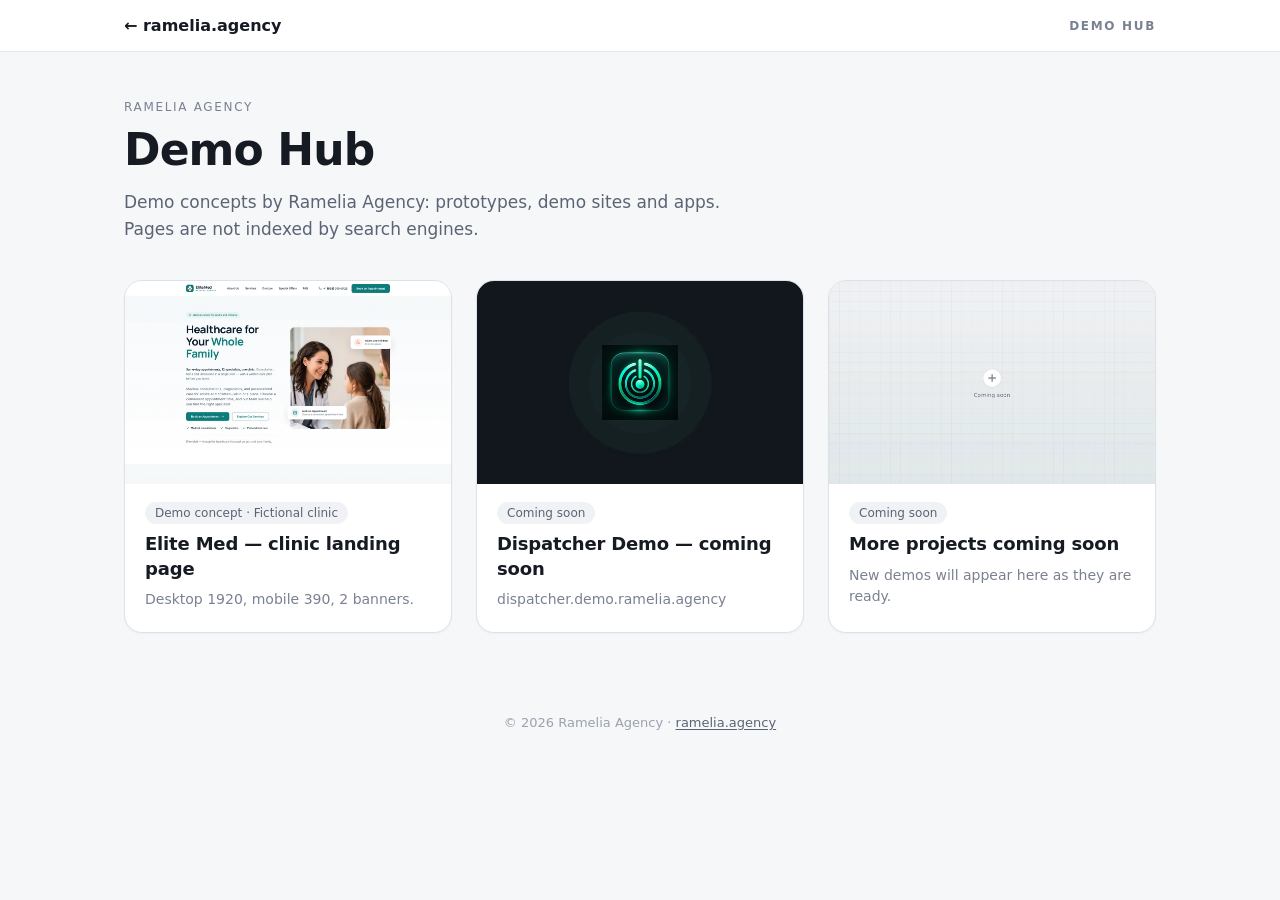
<file: index.html>
<!doctype html>
<html lang="en">
<head>
<meta charset="utf-8">
<meta name="viewport" content="width=device-width,initial-scale=1">
<meta name="robots" content="noindex, nofollow">
<title>Ramelia Agency — Demo Hub</title>
<style>
*{box-sizing:border-box}
body{margin:0;font-family:system-ui,-apple-system,"Segoe UI",sans-serif;background:#f6f7f9;color:#161a22}
a{color:inherit}
.topbar{border-bottom:1px solid #e6e9ef;background:#fff}
.topbar-inner{
  max-width:1080px;margin:0 auto;padding:16px 24px;
  display:flex;align-items:center;justify-content:space-between;gap:16px;
}
.back{
  display:inline-flex;align-items:center;gap:8px;
  font-size:16px;font-weight:600;line-height:1.2;color:#161a22;
  text-decoration:none;border-radius:10px;padding:8px 12px;margin:-8px -12px;
  transition:background .15s,color .15s;
}
.back:hover{background:#eef1f4;color:#0f131a}
.back:focus-visible{outline:2px solid #2f6f68;outline-offset:2px}
.back:focus:not(:focus-visible){outline:none}
.top-k{letter-spacing:.14em;text-transform:uppercase;font-size:12px;font-weight:600;color:#7a8191}
header{max-width:1080px;margin:0 auto;padding:48px 24px 36px}
.k{letter-spacing:.14em;text-transform:uppercase;font-size:12px;color:#7a8191}
h1{font-size:44px;margin:10px 0 14px;letter-spacing:-.02em}
header p{color:#5b6475;max-width:600px;line-height:1.6;font-size:17px;margin:0}
main{
  max-width:1080px;margin:0 auto;padding:0 24px 80px;
  display:grid;grid-template-columns:repeat(3,minmax(0,1fr));gap:24px;
  align-items:stretch;
}
.card{
  background:#fff;border:1px solid #dde1e8;border-radius:18px;
  overflow:hidden;display:flex;flex-direction:column;
  text-decoration:none;color:inherit;min-width:0;height:100%;
  box-shadow:0 1px 2px rgba(22,26,34,.04);
  transition:border-color .15s,box-shadow .15s,transform .15s;
}
a.card:hover,a.card:focus-visible{
  border-color:#2f6f68;box-shadow:0 10px 28px rgba(22,26,34,.10);
  transform:translateY(-1px);outline:none;
}
.card-static:hover{border-color:#c9ced8;box-shadow:0 6px 18px rgba(22,26,34,.06)}
.preview{
  display:block;width:100%;aspect-ratio:16/10;height:auto;
  object-fit:cover;object-position:top center;
  background:#e8ebf0;border:0;flex-shrink:0;
}
.body{padding:18px 20px 22px;display:flex;flex-direction:column;gap:8px;flex:1}
.badge{
  align-self:flex-start;font-size:12px;padding:4px 10px;border-radius:999px;
  background:#f0f2f5;color:#5b6475;font-weight:500;
}
.card h2{font-size:18px;margin:0;line-height:1.35;letter-spacing:-.01em}
.card p{margin:0;color:#7a8191;font-size:14px;line-height:1.5}
footer{text-align:center;color:#9aa1af;font-size:13px;padding:0 24px 48px;line-height:1.6}
footer a{color:#5b6475;text-decoration:underline;text-underline-offset:2px}
footer a:hover,footer a:focus-visible{color:#161a22}
@media (max-width:900px){
  main{grid-template-columns:1fr;gap:18px}
  h1{font-size:34px}
  header{padding:36px 20px 28px}
  main{padding:0 20px 56px}
  .topbar-inner{padding:14px 20px}
  .back{font-size:15px}
}
</style>
</head>
<body>
<div class="topbar">
  <div class="topbar-inner">
    <a class="back" href="https://ramelia.agency">← ramelia.agency</a>
    <div class="top-k">Demo Hub</div>
  </div>
</div>
<header>
  <div class="k">Ramelia Agency</div>
  <h1>Demo Hub</h1>
  <p>Demo concepts by Ramelia Agency: prototypes, demo sites and apps. Pages are not indexed by search engines.</p>
</header>
<main>
  <a class="card" href="/elite-med/">
    <img class="preview" src="/img/elite-med-hero.webp" width="1280" height="800" alt="Elite Med Medical Center desktop hero: navigation, Healthcare for Your Whole Family headline, and doctor with a young patient">
    <div class="body">
      <span class="badge">Demo concept · Fictional clinic</span>
      <h2>Elite Med — clinic landing page</h2>
      <p>Desktop 1920, mobile 390, 2 banners.</p>
    </div>
  </a>
  <div class="card card-static" aria-label="Dispatcher Demo — coming soon">
    <img class="preview" src="/img/dispatcher-preview.webp" width="1280" height="800" alt="Ramelia Dispatcher logo">
    <div class="body">
      <span class="badge">Coming soon</span>
      <h2>Dispatcher Demo — coming soon</h2>
      <p>dispatcher.demo.ramelia.agency</p>
    </div>
  </div>
  <div class="card card-static" aria-label="More projects coming soon">
    <img class="preview" src="/img/coming-soon-placeholder.webp" width="1280" height="800" alt="">
    <div class="body">
      <span class="badge">Coming soon</span>
      <h2>More projects coming soon</h2>
      <p>New demos will appear here as they are ready.</p>
    </div>
  </div>
</main>
<footer>
  © 2026 Ramelia Agency · <a href="https://ramelia.agency">ramelia.agency</a>
</footer>
</body>
</html>
</file>
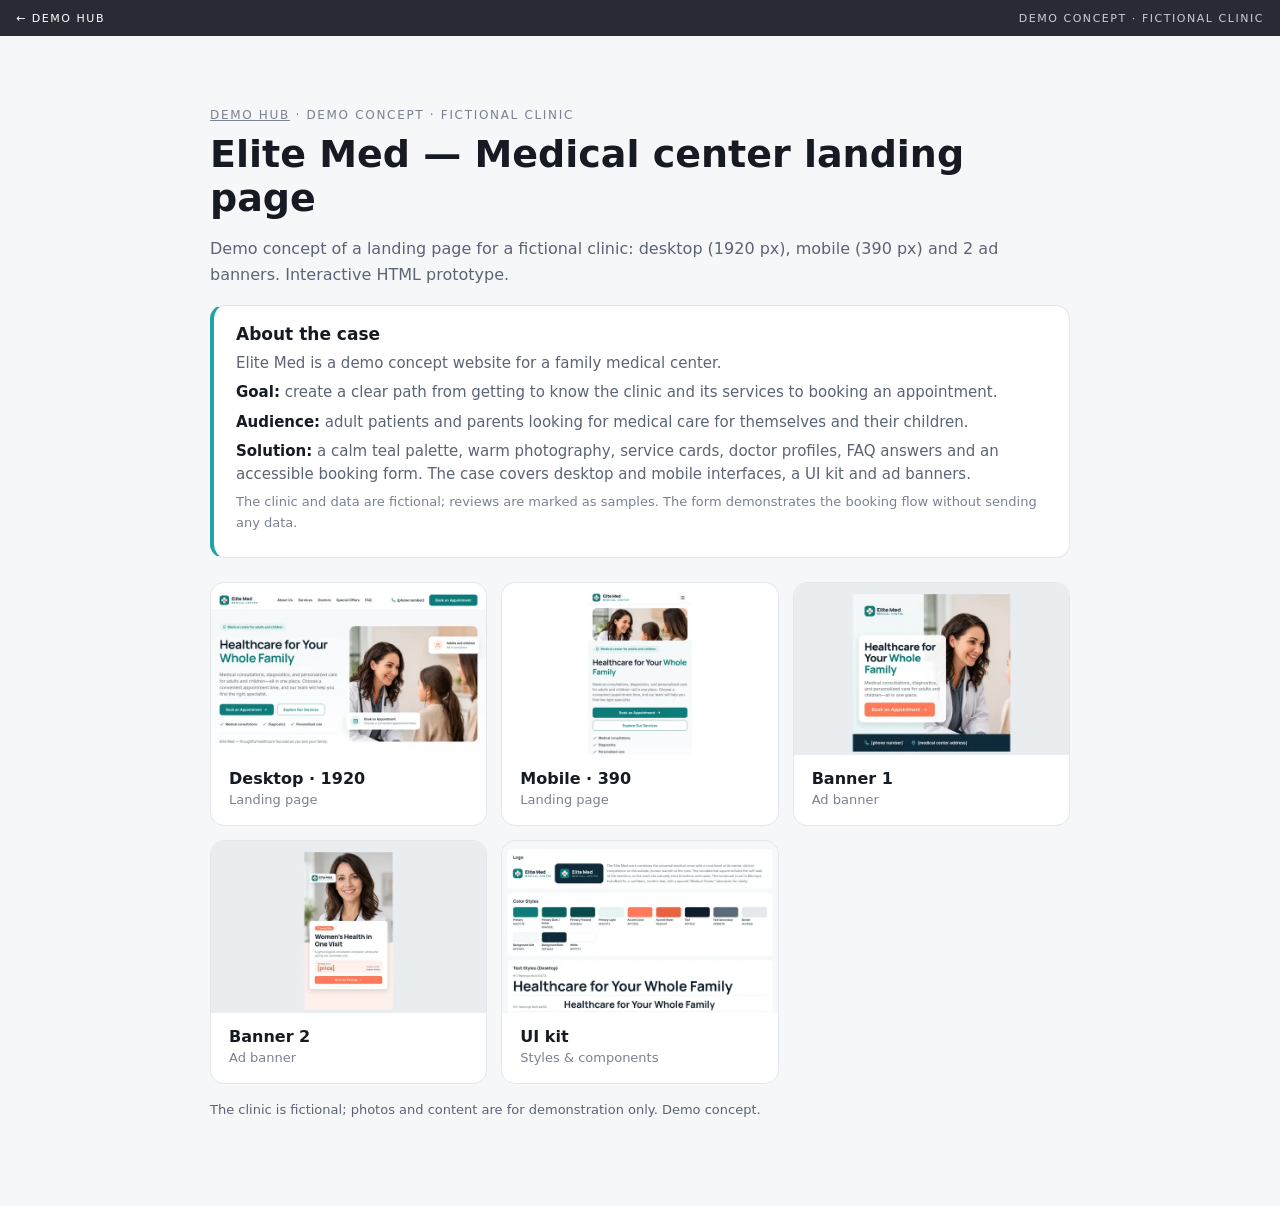
<file: elite-med/index.html>
<!doctype html><html lang="en"><head><meta charset="utf-8"><meta name="viewport" content="width=device-width,initial-scale=1"><meta name="robots" content="noindex, nofollow"><title>Elite Med — Landing concept · Ramelia Agency</title>
<style>body{margin:0;font-family:system-ui,-apple-system,"Segoe UI",sans-serif;background:#f6f7f9;color:#161a22}.w{max-width:860px;margin:0 auto;padding:72px 24px}.k{letter-spacing:.14em;text-transform:uppercase;font-size:12px;color:#7a8191}h1{font-size:38px;margin:10px 0 14px}p{color:#5b6475;line-height:1.6}ul{list-style:none;padding:0;display:grid;grid-template-columns:repeat(auto-fill,minmax(220px,1fr));gap:14px}a.b{display:block;background:#fff;border:1px solid #e3e6eb;border-radius:14px;padding:18px;color:#161a22;text-decoration:none;font-weight:600}a.b span{display:block;font-weight:400;color:#7a8191;font-size:13px;margin-top:4px}a.b img{display:block;width:calc(100% + 36px);margin:-18px -18px 14px;aspect-ratio:16/10;object-fit:cover;object-position:top;border-radius:14px 14px 0 0;background:#eef1f4;height:auto}a.b{overflow:hidden}a.b:hover{border-color:#2f6fed}.case{background:#fff;border:1px solid #e3e6eb;border-left:4px solid #1fa3a3;border-radius:14px;padding:18px 22px;margin:18px 0 24px}.case h2{font-size:17px;margin:0 0 8px}.case p{margin:6px 0;font-size:15px;line-height:1.55}.case b{color:#161a22}.case .n{font-size:13px;color:#7a8191}@media(max-width:600px){.w{padding:48px 16px}h1{font-size:28px}.case{padding:14px 16px}.case p{font-size:14px}}</style><link rel="stylesheet" href="/_shared/demo-bar.css"><script src="/_shared/demo-bar.js" data-label='DEMO CONCEPT · FICTIONAL CLINIC' defer></script></head><body><div class="w">
<div class="k"><a href="/" style="color:inherit">Demo Hub</a> · Demo concept · Fictional clinic</div><h1>Elite Med — Medical center landing page</h1>
<p lang="en">Demo concept of a landing page for a fictional clinic: desktop (1920 px), mobile (390 px) and 2 ad banners. Interactive HTML prototype.</p>
<section class="case" aria-label="About the case"><h2>About the case</h2>
<p>Elite Med is a demo concept website for a family medical center.</p>
<p><b>Goal:</b> create a clear path from getting to know the clinic and its services to booking an appointment.</p>
<p><b>Audience:</b> adult patients and parents looking for medical care for themselves and their children.</p>
<p><b>Solution:</b> a calm teal palette, warm photography, service cards, doctor profiles, FAQ answers and an accessible booking form. The case covers desktop and mobile interfaces, a UI kit and ad banners.</p>
<p class="n">The clinic and data are fictional; reviews are marked as samples. The form demonstrates the booking flow without sending any data.</p></section>
<ul>
<li><a class="b" href="landing-desktop.html"><img src="img/thumbs/landing-desktop.svg" alt="" loading="lazy" width="640" height="400">Desktop · 1920<span>Landing page</span></a></li>
<li><a class="b" href="landing-mobile.html"><img src="img/thumbs/landing-mobile.svg" alt="" loading="lazy" width="640" height="400">Mobile · 390<span>Landing page</span></a></li>
<li><a class="b" href="banner-1.html"><img src="img/thumbs/banner-1.svg" alt="" loading="lazy" width="640" height="400">Banner 1<span>Ad banner</span></a></li>
<li><a class="b" href="banner-2.html"><img src="img/thumbs/banner-2.svg" alt="" loading="lazy" width="640" height="400">Banner 2<span>Ad banner</span></a></li>
<li><a class="b" href="styles-components.html"><img src="img/thumbs/styles-components.svg" alt="" loading="lazy" width="640" height="400">UI kit<span>Styles & components</span></a></li>
</ul><p style="font-size:13px">The clinic is fictional; photos and content are for demonstration only. Demo concept.</p></div></body></html>
</file>
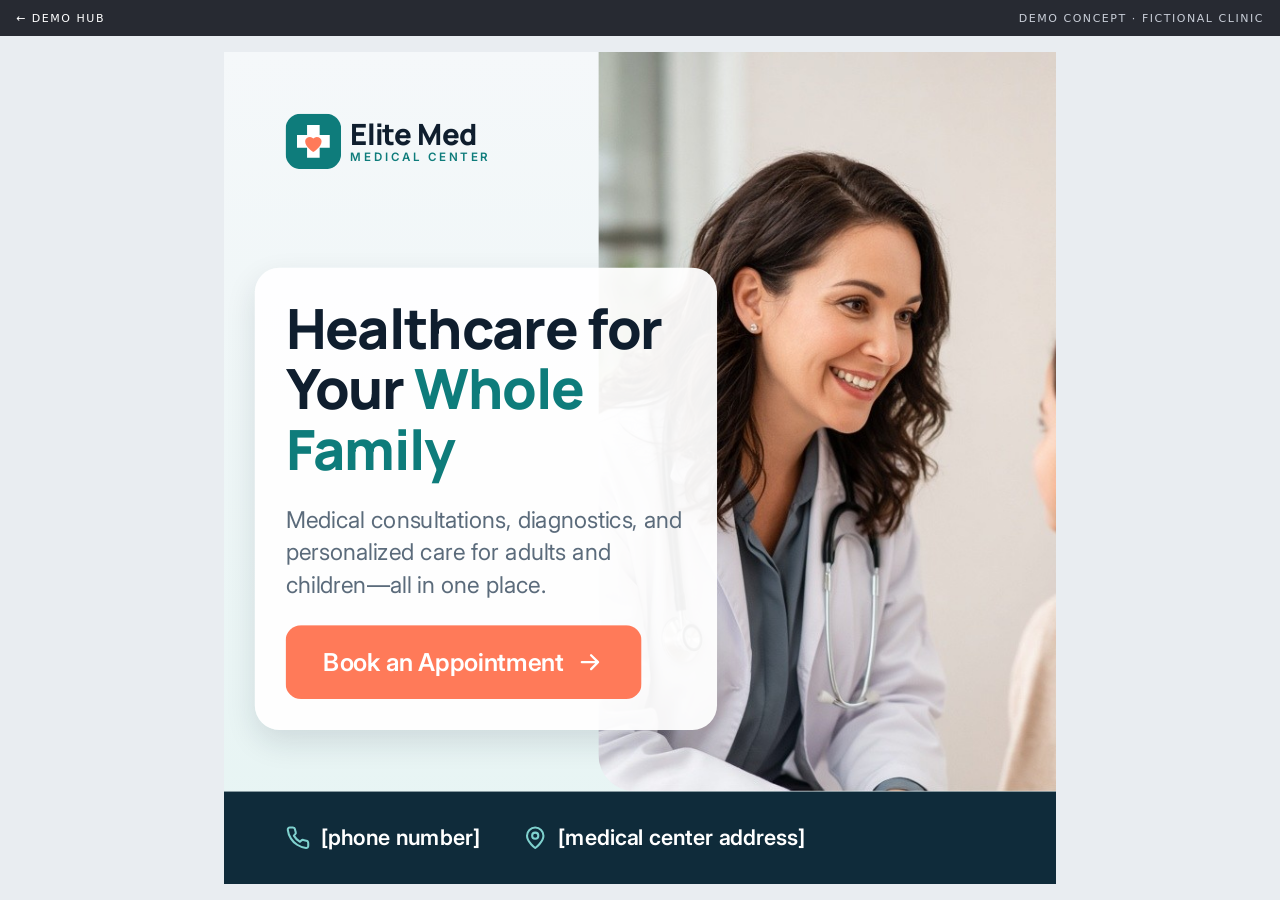
<file: elite-med/banner-1.html>
<!doctype html><html lang="en"><head><meta charset="utf-8"><title>Elite Med — Banner 1 General Services 1080x1080</title>
<link href="https://fonts.googleapis.com/css2?family=Inter:wght@400;500;600&family=Manrope:wght@600;700;800&display=swap" rel="stylesheet">
<link rel="stylesheet" href="styles.css"><link rel="stylesheet" href="banners.css"><link rel="stylesheet" href="/_shared/demo-bar.css"><script src="/_shared/demo-bar.js" data-label='DEMO CONCEPT · FICTIONAL CLINIC' defer></script><link rel="stylesheet" href="banner-fit.css"><script src="banner-fit.js" defer></script><meta name="viewport" content="width=device-width,initial-scale=1"></head><body>
<div class="banner banner-square" id="banner-1-general-services">
 <div class="b1-photo" id="b1-photo"><img src="img/hero-doctor-family.jpg" alt=""></div>
 <div class="b1-content" id="b1-content">
  <div class="b-logo"><a class="logo " id="logo" href="#"><svg class="logo-mark" viewBox="0 0 44 44" aria-label="Elite Med logo"><rect width="44" height="44" rx="12" fill="#0E7C7B"/><path d="M17 9h10v8h8v10h-8v8H17v-8H9V17h8z" fill="#fff"/><path d="M22 30.5s-6.5-3.8-6.5-8.3a3.7 3.7 0 0 1 6.5-2.4 3.7 3.7 0 0 1 6.5 2.4c0 4.5-6.5 8.3-6.5 8.3z" fill="#FF7A59"/></svg><span class="logo-text"><span class="logo-name">Elite Med</span><span class="logo-sub">Medical Center</span></span></a></div>
  <div class="b1-text"><h1 class="b1-title">Healthcare for Your <span>Whole Family</span></h1>
  <p class="b1-offer">Medical consultations, diagnostics, and personalized care for adults and children—all in one place.</p>
  <a class="btn btn-accent b-btn" href="#">Book an Appointment <svg viewBox="0 0 24 24" fill="none" stroke="currentColor" stroke-width="2" stroke-linecap="round" stroke-linejoin="round" aria-hidden="true"><path d="M5 12h14M13 6l6 6-6 6"/></svg></a></div>
 </div>
 <div class="b1-strip" id="b1-strip"><span><svg viewBox="0 0 24 24" fill="none" stroke="currentColor" stroke-width="2" stroke-linecap="round" stroke-linejoin="round" aria-hidden="true"><path d="M22 16.9v3a2 2 0 0 1-2.2 2 19.8 19.8 0 0 1-8.6-3.1 19.5 19.5 0 0 1-6-6A19.8 19.8 0 0 1 2.1 4.2 2 2 0 0 1 4.1 2h3a2 2 0 0 1 2 1.7c.1 1 .4 1.9.7 2.8a2 2 0 0 1-.5 2.1L8 9.9a16 16 0 0 0 6 6l1.3-1.3a2 2 0 0 1 2.1-.4c.9.3 1.8.6 2.8.7a2 2 0 0 1 1.7 2z"/></svg>[phone number]</span><span><svg viewBox="0 0 24 24" fill="none" stroke="currentColor" stroke-width="2" stroke-linecap="round" stroke-linejoin="round" aria-hidden="true"><path d="M20 10c0 6-8 12-8 12s-8-6-8-12a8 8 0 0 1 16 0z"/><circle cx="12" cy="10" r="3"/></svg>[medical center address]</span></div>
</div></body></html>
</file>
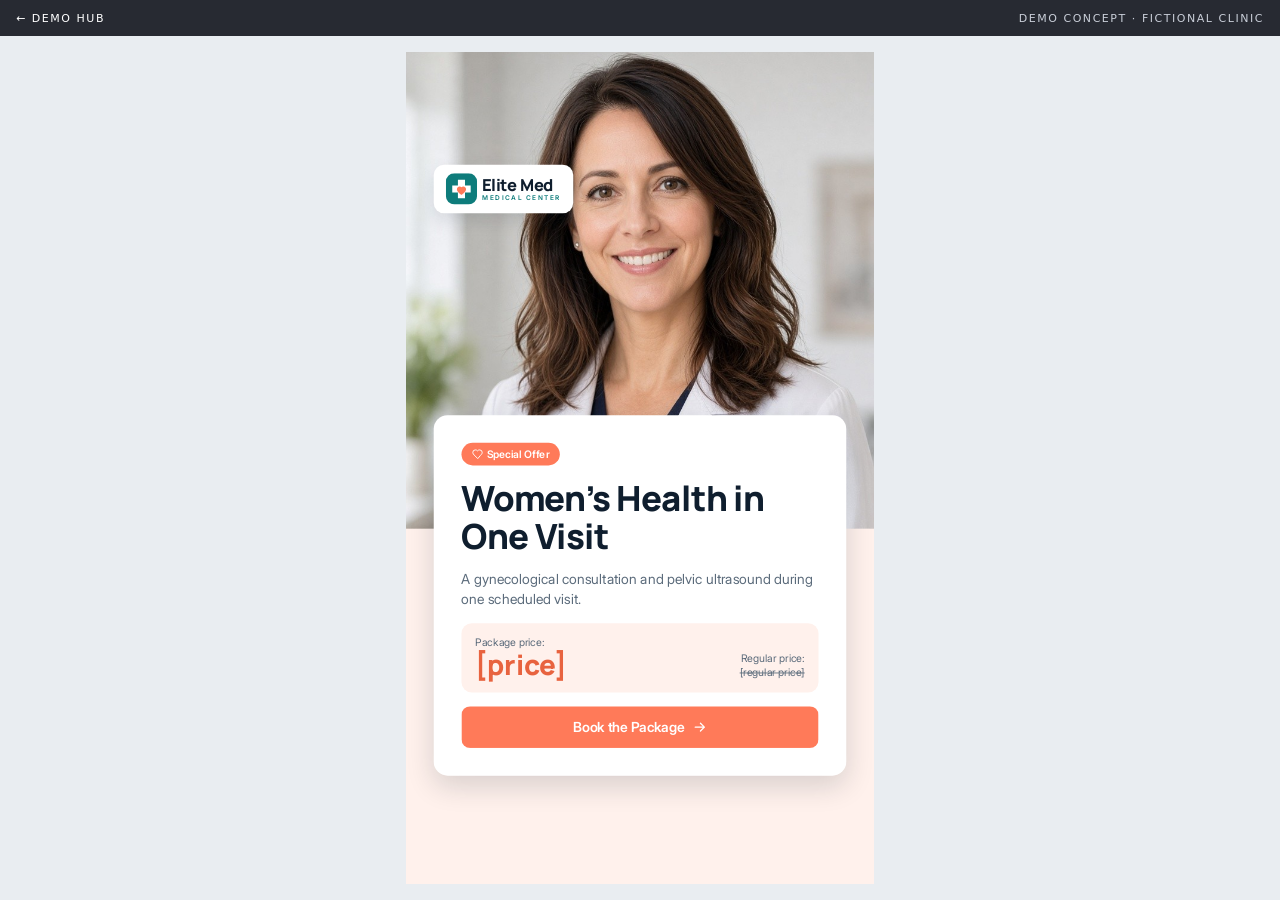
<file: elite-med/banner-2.html>
<!doctype html><html lang="en"><head><meta charset="utf-8"><title>Elite Med — Banner 4 Women’s Health Stories 1080x1920</title>
<link href="https://fonts.googleapis.com/css2?family=Inter:wght@400;500;600&family=Manrope:wght@600;700;800&display=swap" rel="stylesheet">
<link rel="stylesheet" href="styles.css"><link rel="stylesheet" href="banners.css"><link rel="stylesheet" href="/_shared/demo-bar.css"><script src="/_shared/demo-bar.js" data-label='DEMO CONCEPT · FICTIONAL CLINIC' defer></script><link rel="stylesheet" href="banner-fit.css"><script src="banner-fit.js" defer></script><meta name="viewport" content="width=device-width,initial-scale=1"></head><body>
<div class="banner banner-stories" id="banner-4-womens-health">
 <div class="b2-photo" id="b2-photo"><img src="img/banner-doctor-female.jpg" alt=""></div>
 <div class="b2-logo"><a class="logo " id="logo" href="#"><svg class="logo-mark" viewBox="0 0 44 44" aria-label="Elite Med logo"><rect width="44" height="44" rx="12" fill="#0E7C7B"/><path d="M17 9h10v8h8v10h-8v8H17v-8H9V17h8z" fill="#fff"/><path d="M22 30.5s-6.5-3.8-6.5-8.3a3.7 3.7 0 0 1 6.5-2.4 3.7 3.7 0 0 1 6.5 2.4c0 4.5-6.5 8.3-6.5 8.3z" fill="#FF7A59"/></svg><span class="logo-text"><span class="logo-name">Elite Med</span><span class="logo-sub">Medical Center</span></span></a></div>
 <div class="b2-card" id="b2-card">
  <span class="badge badge-accent b2-badge"><svg viewBox="0 0 24 24" fill="none" stroke="currentColor" stroke-width="2" stroke-linecap="round" stroke-linejoin="round" aria-hidden="true"><path d="M19 14c1.5-1.5 3-3.2 3-5.5A5.5 5.5 0 0 0 16.5 3c-1.8 0-3 .5-4.5 2-1.5-1.5-2.7-2-4.5-2A5.5 5.5 0 0 0 2 8.5c0 2.3 1.5 4 3 5.5l7 7z"/></svg>Special Offer</span>
  <h1 class="b2-title">Women’s Health in One Visit</h1>
  <p class="b2-offer">A gynecological consultation and pelvic ultrasound during one scheduled visit.</p>
  <div class="b2-price"><div><div class="b2-plabel">Package price:</div><div class="b2-pnow">[price]</div></div><div class="b2-pold">Regular price:<br><s>[regular price]</s></div></div>
  <a class="btn btn-accent b-btn b2-btn" href="#">Book the Package <svg viewBox="0 0 24 24" fill="none" stroke="currentColor" stroke-width="2" stroke-linecap="round" stroke-linejoin="round" aria-hidden="true"><path d="M5 12h14M13 6l6 6-6 6"/></svg></a>
 </div>
</div></body></html>
</file>
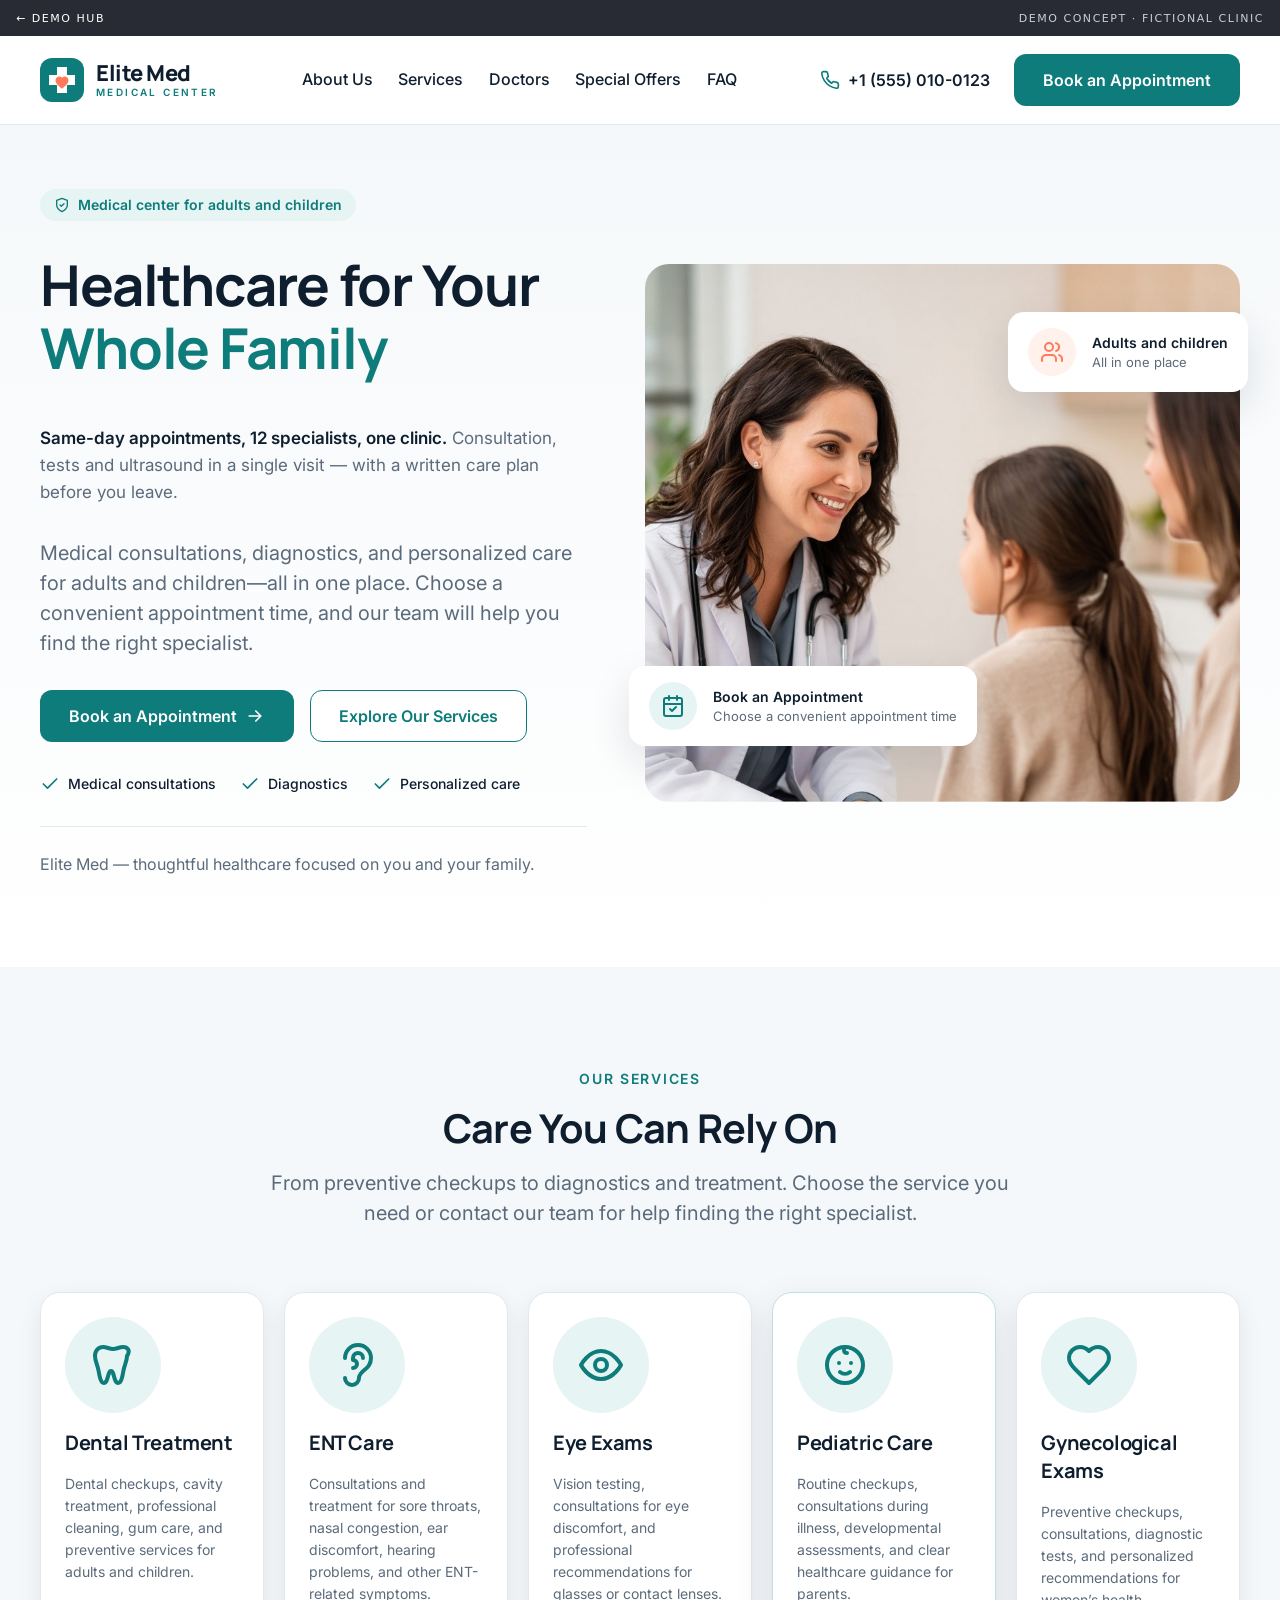
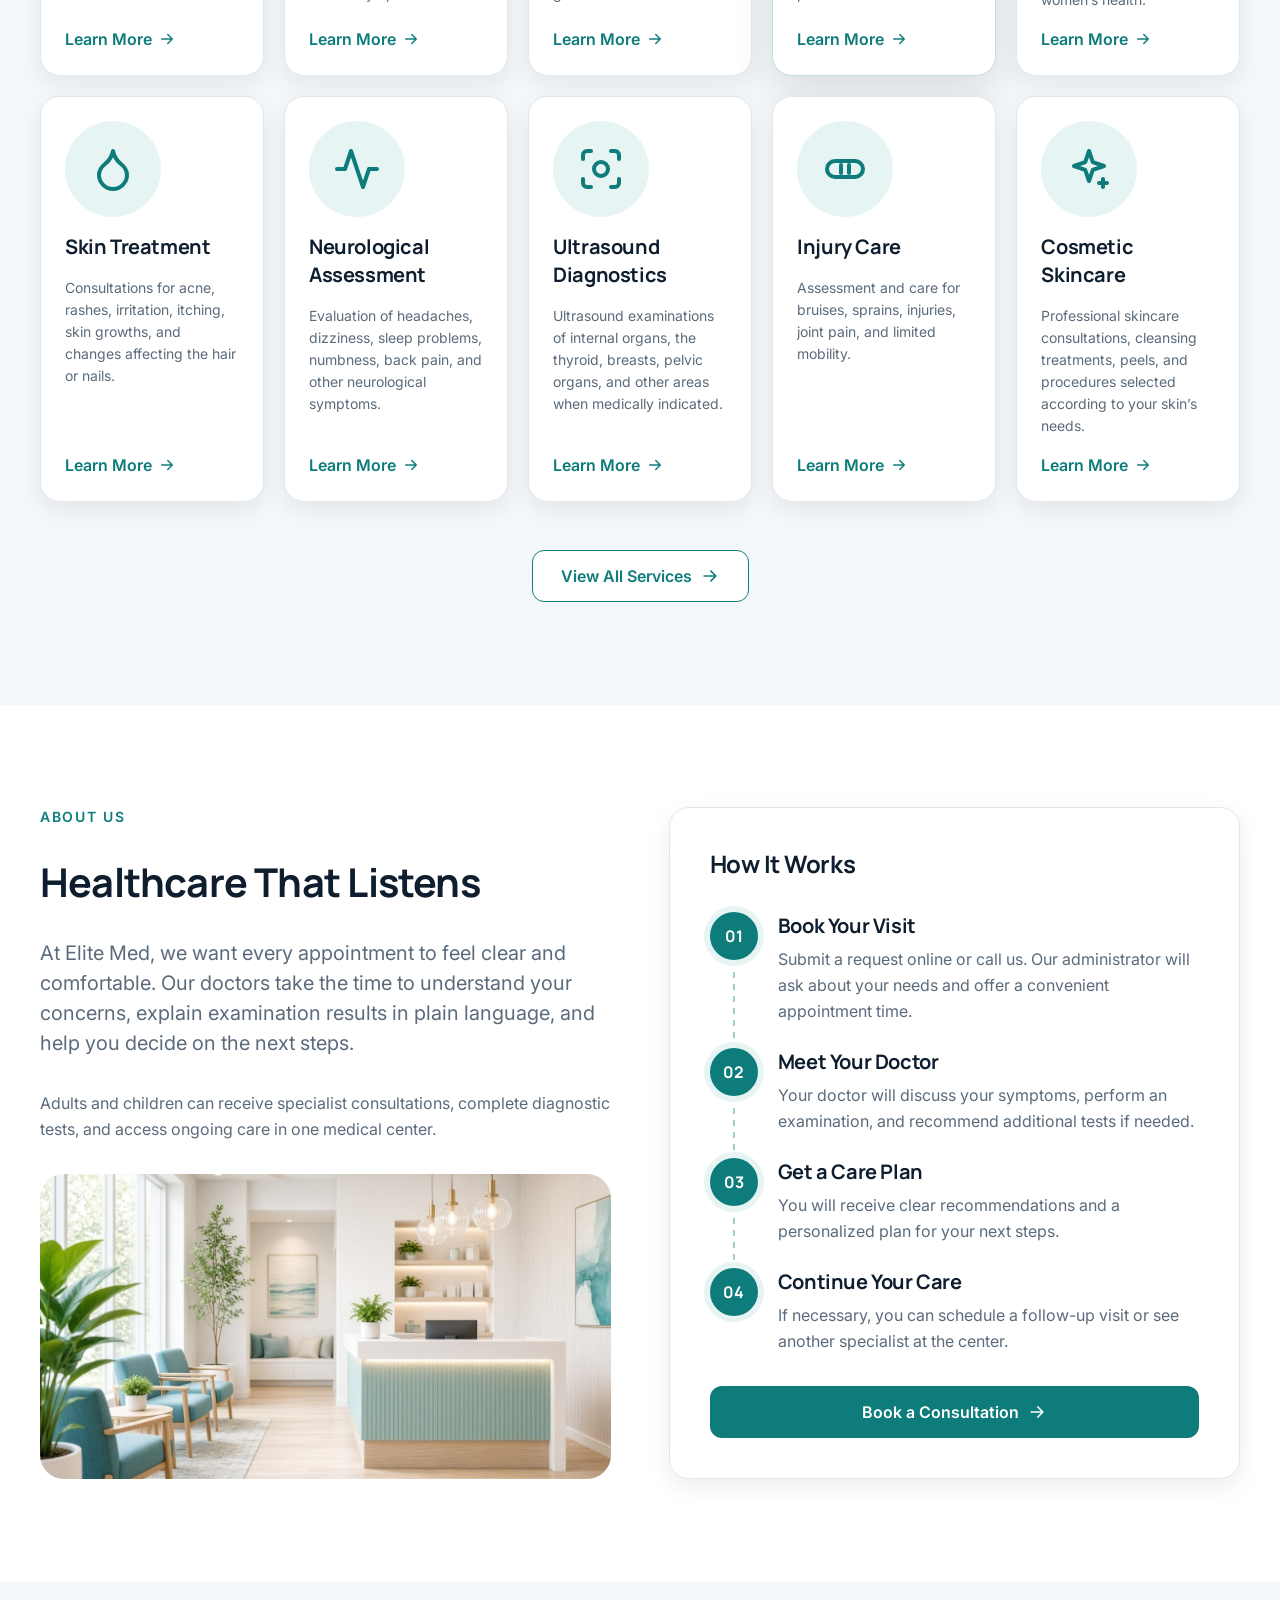
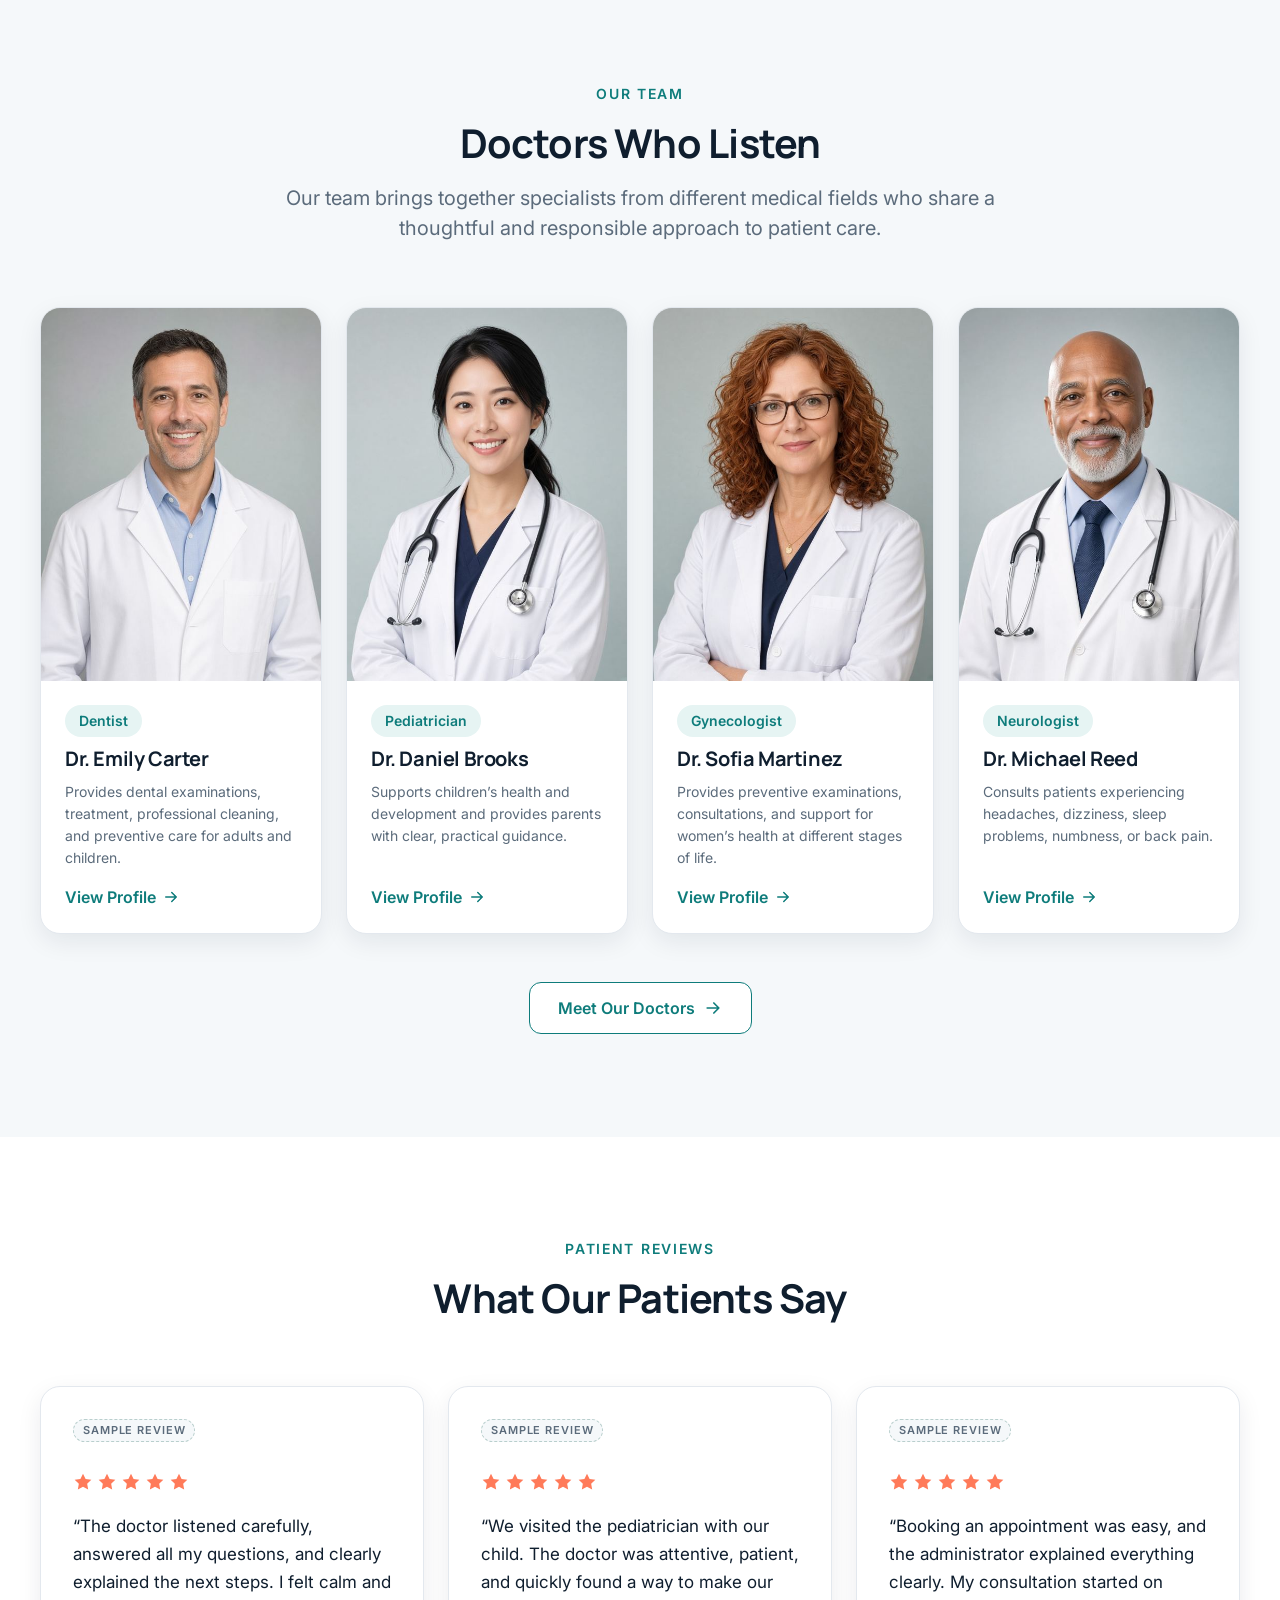
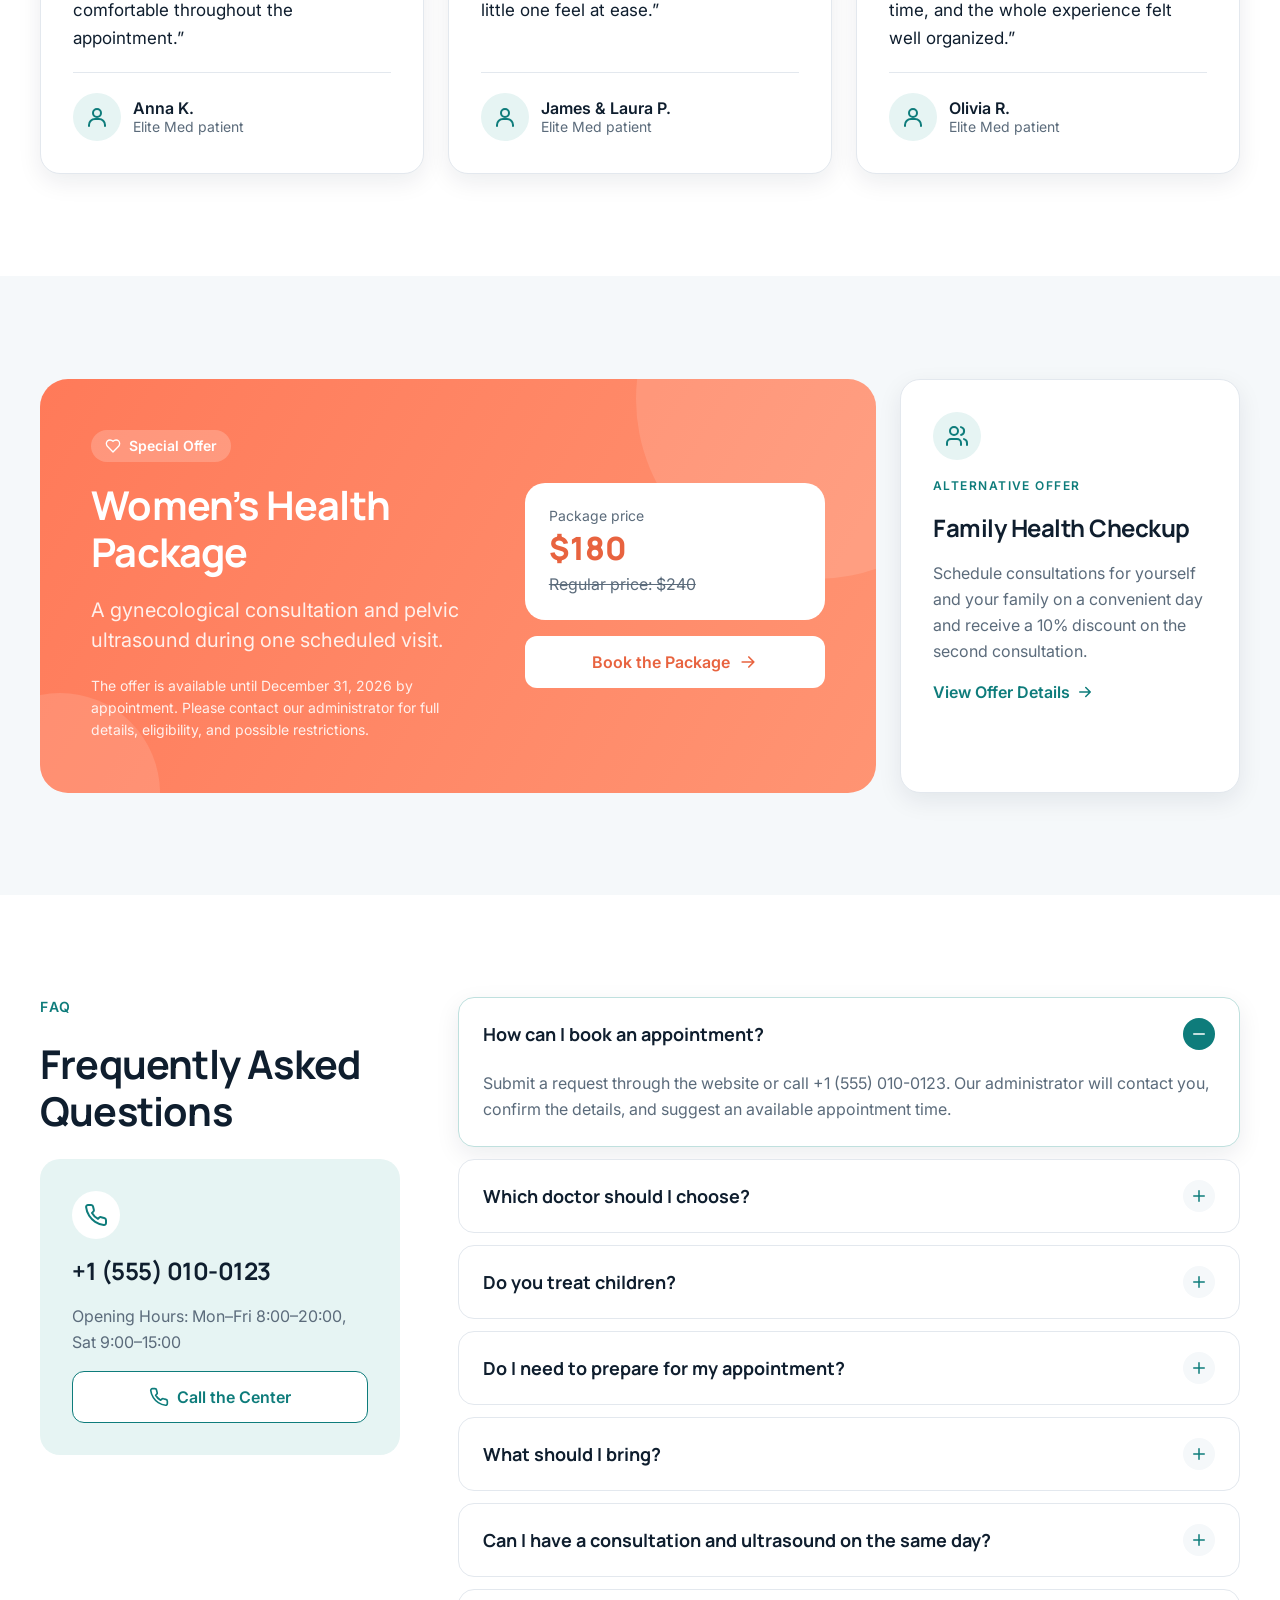
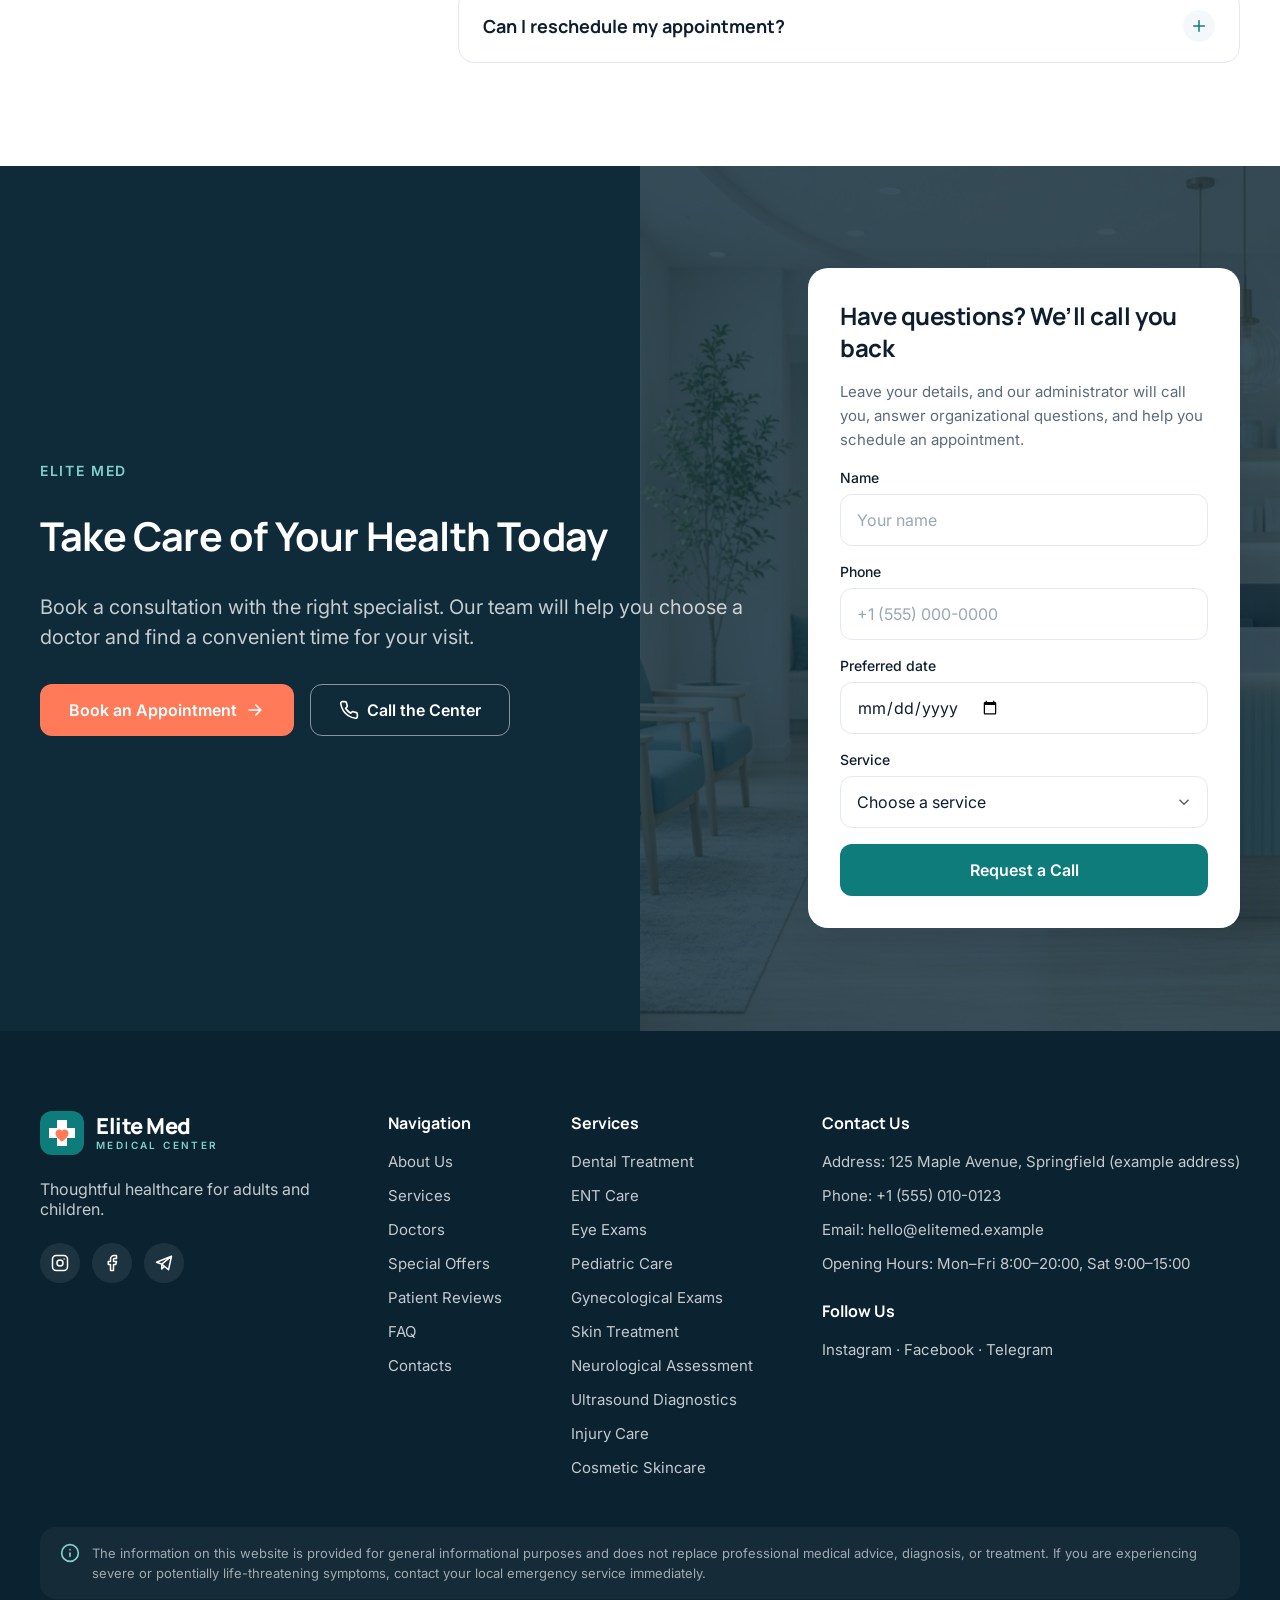
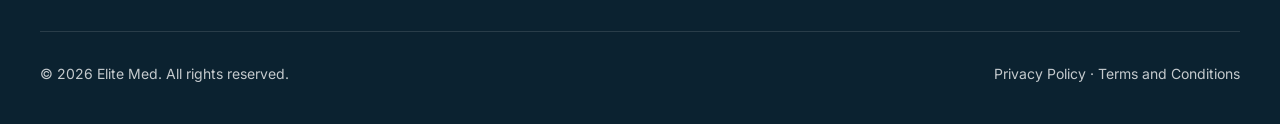
<file: elite-med/landing-desktop.html>
<!doctype html><html lang="en"><head><meta charset="utf-8"><meta name="viewport" content="width=1920">
<title>Elite Med — Landing (Desktop 1920)</title>
<link rel="preconnect" href="https://fonts.googleapis.com"><link rel="preconnect" href="https://fonts.gstatic.com" crossorigin>
<link href="https://fonts.googleapis.com/css2?family=Inter:wght@400;500;600&family=Manrope:wght@600;700;800&display=swap" rel="stylesheet">
<link rel="stylesheet" href="styles.css"><link rel="stylesheet" href="desktop.css"><link rel="stylesheet" href="/_shared/demo-bar.css"><script src="/_shared/demo-bar.js" data-label='DEMO CONCEPT · FICTIONAL CLINIC' defer></script><link rel="stylesheet" href="fixes.css"><link rel="stylesheet" href="round3.css"><script src="round3.js" defer></script></head>
<body class="desktop"><main id="landing-desktop"><header class="site-header" id="header"><div class="container header-inner"><a class="logo " id="logo" href="#hero"><svg class="logo-mark" viewBox="0 0 44 44" aria-label="Elite Med logo"><rect width="44" height="44" rx="12" fill="#0E7C7B"/><path d="M17 9h10v8h8v10h-8v8H17v-8H9V17h8z" fill="#fff"/><path d="M22 30.5s-6.5-3.8-6.5-8.3a3.7 3.7 0 0 1 6.5-2.4 3.7 3.7 0 0 1 6.5 2.4c0 4.5-6.5 8.3-6.5 8.3z" fill="#FF7A59"/></svg><span class="logo-text"><span class="logo-name">Elite Med</span><span class="logo-sub">Medical Center</span></span></a>
<nav class="nav" id="nav"><a class="nav-link" href="#about">About Us</a><a class="nav-link" href="#services">Services</a><a class="nav-link" href="#team">Doctors</a><a class="nav-link" href="#special-offer">Special Offers</a><a class="nav-link" href="#faq">FAQ</a></nav><div class="header-actions"><a class="header-phone" href="tel:+15550100123"><svg viewBox="0 0 24 24" fill="none" stroke="currentColor" stroke-width="2" stroke-linecap="round" stroke-linejoin="round" aria-hidden="true"><path d="M22 16.9v3a2 2 0 0 1-2.2 2 19.8 19.8 0 0 1-8.6-3.1 19.5 19.5 0 0 1-6-6A19.8 19.8 0 0 1 2.1 4.2 2 2 0 0 1 4.1 2h3a2 2 0 0 1 2 1.7c.1 1 .4 1.9.7 2.8a2 2 0 0 1-.5 2.1L8 9.9a16 16 0 0 0 6 6l1.3-1.3a2 2 0 0 1 2.1-.4c.9.3 1.8.6 2.8.7a2 2 0 0 1 1.7 2z"/></svg>+1 (555) 010-0123</a><a class="btn btn-primary" id="header-cta" href="#final-cta">Book an Appointment</a></div>
</div></header><section class="hero" id="hero"><div class="container hero-grid">
<div class="hero-copy" id="hero-copy">
<span class="badge badge-soft" id="hero-badge" style="align-self:flex-start"><svg width="16" height="16" viewBox="0 0 24 24" fill="none" stroke="currentColor" stroke-width="2" stroke-linecap="round" stroke-linejoin="round" aria-hidden="true"><path d="M12 22s8-4 8-10V5l-8-3-8 3v7c0 6 8 10 8 10z"/><path d="M9 12l2 2 4-4"/></svg>Medical center for adults and children</span>
<h1 class="h1" id="hero-title">Healthcare for Your <span style="color:var(--primary)">Whole Family</span></h1><p class="hero-usp" id="hero-usp"><strong>Same-day appointments, 12 specialists, one clinic.</strong> Consultation, tests and ultrasound in a single visit — with a written care plan before you leave.</p>
<p class="body-l muted" id="hero-subtitle">Medical consultations, diagnostics, and personalized care for adults and children—all in one place. Choose a convenient appointment time, and our team will help you find the right specialist.</p>
<div class="hero-ctas" id="hero-ctas"><a class="btn btn-primary" href="#final-cta">Book an Appointment <svg viewBox="0 0 24 24" fill="none" stroke="currentColor" stroke-width="2" stroke-linecap="round" stroke-linejoin="round" aria-hidden="true"><path d="M5 12h14M13 6l6 6-6 6"/></svg></a><a class="btn btn-secondary" href="#services">Explore Our Services</a></div>
<ul class="trust-list" id="hero-trust"><li class="trust-item"><svg viewBox="0 0 24 24" fill="none" stroke="currentColor" stroke-width="2" stroke-linecap="round" stroke-linejoin="round" aria-hidden="true"><path d="M20 6 9 17l-5-5"/></svg>Medical consultations</li><li class="trust-item"><svg viewBox="0 0 24 24" fill="none" stroke="currentColor" stroke-width="2" stroke-linecap="round" stroke-linejoin="round" aria-hidden="true"><path d="M20 6 9 17l-5-5"/></svg>Diagnostics</li><li class="trust-item"><svg viewBox="0 0 24 24" fill="none" stroke="currentColor" stroke-width="2" stroke-linecap="round" stroke-linejoin="round" aria-hidden="true"><path d="M20 6 9 17l-5-5"/></svg>Personalized care</li></ul>
<p class="hero-tagline" id="hero-tagline">Elite Med — thoughtful healthcare focused on you and your family.</p>
</div>
<div class="hero-media" id="hero-media"><div class="photo" id="hero-photo"><img src="img/hero-doctor-family.jpg" alt="Doctor talking with a mother and her daughter"></div>
<div class="float-card float-1" id="hero-float-appointment"><div class="icon-circle"><svg viewBox="0 0 24 24" fill="none" stroke="currentColor" stroke-width="2" stroke-linecap="round" stroke-linejoin="round" aria-hidden="true"><rect x="3" y="4" width="18" height="18" rx="2"/><path d="M16 2v4M8 2v4M3 10h18M9 15l2 2 4-4"/></svg></div><div><div class="t">Book an Appointment</div><div class="s">Choose a convenient appointment time</div></div></div>
<div class="float-card float-2" id="hero-float-family"><div class="icon-circle" style="background:var(--accent-light);color:var(--accent)"><svg viewBox="0 0 24 24" fill="none" stroke="currentColor" stroke-width="2" stroke-linecap="round" stroke-linejoin="round" aria-hidden="true"><path d="M16 21v-2a4 4 0 0 0-4-4H6a4 4 0 0 0-4 4v2"/><circle cx="9" cy="7" r="4"/><path d="M22 21v-2a4 4 0 0 0-3-3.9M16 3.1a4 4 0 0 1 0 7.8"/></svg></div><div><div class="t">Adults and children</div><div class="s">All in one place</div></div></div>
</div></div></section><section class="section section-alt" id="services"><div class="container">
<div class="section-head"><span class="eyebrow">Our Services</span><h2 class="h2">Care You Can Rely On</h2><p class="body-l muted">From preventive checkups to diagnostics and treatment. Choose the service you need or contact our team for help finding the right specialist.</p></div>
<div class="services-grid" id="services-grid"><article class="card service-card" id="service-1"><div class="icon-circle"><svg viewBox="0 0 24 24" fill="none" stroke="currentColor" stroke-width="2" stroke-linecap="round" stroke-linejoin="round" aria-hidden="true"><path d="M7 3c-2.2 0-4 1.7-4 4.5 0 2.6 1.3 4.6 1.8 7.4.5 3 1.1 6.1 2.6 6.1 1.6 0 1.9-3 2.6-5 .5-1.4 1.5-1.4 2 0 .7 2 1 5 2.6 5 1.5 0 2.1-3.1 2.6-6.1.5-2.8 1.8-4.8 1.8-7.4C21 4.7 19.2 3 17 3c-2 0-3 1-5 1S9 3 7 3z"/></svg></div><h3 class="h4">Dental Treatment</h3><p>Dental checkups, cavity treatment, professional cleaning, gum care, and preventive services for adults and children.</p><a class="link" href="#">Learn More <svg viewBox="0 0 24 24" fill="none" stroke="currentColor" stroke-width="2" stroke-linecap="round" stroke-linejoin="round" aria-hidden="true"><path d="M5 12h14M13 6l6 6-6 6"/></svg></a></article><article class="card service-card" id="service-2"><div class="icon-circle"><svg viewBox="0 0 24 24" fill="none" stroke="currentColor" stroke-width="2" stroke-linecap="round" stroke-linejoin="round" aria-hidden="true"><path d="M6 8.5a6.5 6.5 0 1 1 13 0c0 6-6 6-6 10a3.5 3.5 0 1 1-7 0"/><path d="M15 8.5a2.5 2.5 0 0 0-5 0v1a2 2 0 1 1 0 4"/></svg></div><h3 class="h4">ENT Care</h3><p>Consultations and treatment for sore throats, nasal congestion, ear discomfort, hearing problems, and other ENT-related symptoms.</p><a class="link" href="#">Learn More <svg viewBox="0 0 24 24" fill="none" stroke="currentColor" stroke-width="2" stroke-linecap="round" stroke-linejoin="round" aria-hidden="true"><path d="M5 12h14M13 6l6 6-6 6"/></svg></a></article><article class="card service-card" id="service-3"><div class="icon-circle"><svg viewBox="0 0 24 24" fill="none" stroke="currentColor" stroke-width="2" stroke-linecap="round" stroke-linejoin="round" aria-hidden="true"><path d="M2 12s3.6-7 10-7 10 7 10 7-3.6 7-10 7S2 12 2 12z"/><circle cx="12" cy="12" r="3"/></svg></div><h3 class="h4">Eye Exams</h3><p>Vision testing, consultations for eye discomfort, and professional recommendations for glasses or contact lenses.</p><a class="link" href="#">Learn More <svg viewBox="0 0 24 24" fill="none" stroke="currentColor" stroke-width="2" stroke-linecap="round" stroke-linejoin="round" aria-hidden="true"><path d="M5 12h14M13 6l6 6-6 6"/></svg></a></article><article class="card service-card is-hover" id="service-4"><div class="icon-circle"><svg viewBox="0 0 24 24" fill="none" stroke="currentColor" stroke-width="2" stroke-linecap="round" stroke-linejoin="round" aria-hidden="true"><circle cx="12" cy="12" r="9"/><path d="M9 11h.01M15 11h.01M9.5 15.5c1.5 1.2 3.5 1.2 5 0"/><path d="M12 3c-1 1.5-.5 3 1 3"/></svg></div><h3 class="h4">Pediatric Care</h3><p>Routine checkups, consultations during illness, developmental assessments, and clear healthcare guidance for parents.</p><a class="link" href="#">Learn More <svg viewBox="0 0 24 24" fill="none" stroke="currentColor" stroke-width="2" stroke-linecap="round" stroke-linejoin="round" aria-hidden="true"><path d="M5 12h14M13 6l6 6-6 6"/></svg></a></article><article class="card service-card" id="service-5"><div class="icon-circle"><svg viewBox="0 0 24 24" fill="none" stroke="currentColor" stroke-width="2" stroke-linecap="round" stroke-linejoin="round" aria-hidden="true"><path d="M19 14c1.5-1.5 3-3.2 3-5.5A5.5 5.5 0 0 0 16.5 3c-1.8 0-3 .5-4.5 2-1.5-1.5-2.7-2-4.5-2A5.5 5.5 0 0 0 2 8.5c0 2.3 1.5 4 3 5.5l7 7z"/></svg></div><h3 class="h4">Gynecological Exams</h3><p>Preventive checkups, consultations, diagnostic tests, and personalized recommendations for women’s health.</p><a class="link" href="#">Learn More <svg viewBox="0 0 24 24" fill="none" stroke="currentColor" stroke-width="2" stroke-linecap="round" stroke-linejoin="round" aria-hidden="true"><path d="M5 12h14M13 6l6 6-6 6"/></svg></a></article><article class="card service-card" id="service-6"><div class="icon-circle"><svg viewBox="0 0 24 24" fill="none" stroke="currentColor" stroke-width="2" stroke-linecap="round" stroke-linejoin="round" aria-hidden="true"><path d="M12 22a7 7 0 0 0 7-7c0-2-1-3.9-3-5.5S12.5 5.5 12 3c-.5 2.5-2 4.9-4 6.5S5 13 5 15a7 7 0 0 0 7 7z"/></svg></div><h3 class="h4">Skin Treatment</h3><p>Consultations for acne, rashes, irritation, itching, skin growths, and changes affecting the hair or nails.</p><a class="link" href="#">Learn More <svg viewBox="0 0 24 24" fill="none" stroke="currentColor" stroke-width="2" stroke-linecap="round" stroke-linejoin="round" aria-hidden="true"><path d="M5 12h14M13 6l6 6-6 6"/></svg></a></article><article class="card service-card" id="service-7"><div class="icon-circle"><svg viewBox="0 0 24 24" fill="none" stroke="currentColor" stroke-width="2" stroke-linecap="round" stroke-linejoin="round" aria-hidden="true"><path d="M22 12h-4l-3 9L9 3l-3 9H2"/></svg></div><h3 class="h4">Neurological Assessment</h3><p>Evaluation of headaches, dizziness, sleep problems, numbness, back pain, and other neurological symptoms.</p><a class="link" href="#">Learn More <svg viewBox="0 0 24 24" fill="none" stroke="currentColor" stroke-width="2" stroke-linecap="round" stroke-linejoin="round" aria-hidden="true"><path d="M5 12h14M13 6l6 6-6 6"/></svg></a></article><article class="card service-card" id="service-8"><div class="icon-circle"><svg viewBox="0 0 24 24" fill="none" stroke="currentColor" stroke-width="2" stroke-linecap="round" stroke-linejoin="round" aria-hidden="true"><path d="M3 7V5a2 2 0 0 1 2-2h2M17 3h2a2 2 0 0 1 2 2v2M21 17v2a2 2 0 0 1-2 2h-2M7 21H5a2 2 0 0 1-2-2v-2"/><circle cx="12" cy="12" r="3.5"/></svg></div><h3 class="h4">Ultrasound Diagnostics</h3><p>Ultrasound examinations of internal organs, the thyroid, breasts, pelvic organs, and other areas when medically indicated.</p><a class="link" href="#">Learn More <svg viewBox="0 0 24 24" fill="none" stroke="currentColor" stroke-width="2" stroke-linecap="round" stroke-linejoin="round" aria-hidden="true"><path d="M5 12h14M13 6l6 6-6 6"/></svg></a></article><article class="card service-card" id="service-9"><div class="icon-circle"><svg viewBox="0 0 24 24" fill="none" stroke="currentColor" stroke-width="2" stroke-linecap="round" stroke-linejoin="round" aria-hidden="true"><rect x="3" y="8" width="18" height="8" rx="4"/><path d="M10 10v4M14 10v4"/></svg></div><h3 class="h4">Injury Care</h3><p>Assessment and care for bruises, sprains, injuries, joint pain, and limited mobility.</p><a class="link" href="#">Learn More <svg viewBox="0 0 24 24" fill="none" stroke="currentColor" stroke-width="2" stroke-linecap="round" stroke-linejoin="round" aria-hidden="true"><path d="M5 12h14M13 6l6 6-6 6"/></svg></a></article><article class="card service-card" id="service-10"><div class="icon-circle"><svg viewBox="0 0 24 24" fill="none" stroke="currentColor" stroke-width="2" stroke-linecap="round" stroke-linejoin="round" aria-hidden="true"><path d="M12 3l1.9 5.6L19.5 10.5l-5.6 1.9L12 18l-1.9-5.6L4.5 10.5l5.6-1.9z"/><path d="M19 17v4M17 19h4"/></svg></div><h3 class="h4">Cosmetic Skincare</h3><p>Professional skincare consultations, cleansing treatments, peels, and procedures selected according to your skin’s needs.</p><a class="link" href="#">Learn More <svg viewBox="0 0 24 24" fill="none" stroke="currentColor" stroke-width="2" stroke-linecap="round" stroke-linejoin="round" aria-hidden="true"><path d="M5 12h14M13 6l6 6-6 6"/></svg></a></article></div>
<div class="section-cta"><a class="btn btn-secondary" href="#">View All Services <svg viewBox="0 0 24 24" fill="none" stroke="currentColor" stroke-width="2" stroke-linecap="round" stroke-linejoin="round" aria-hidden="true"><path d="M5 12h14M13 6l6 6-6 6"/></svg></a></div></div></section><section class="section" id="about"><div class="container about-grid">
<div class="about-left"><span class="eyebrow">About Us</span><h2 class="h2">Healthcare That Listens</h2>
<p class="body-l muted">At Elite Med, we want every appointment to feel clear and comfortable. Our doctors take the time to understand your concerns, explain examination results in plain language, and help you decide on the next steps.</p>
<p class="muted" style="font-size:16px;line-height:26px">Adults and children can receive specialist consultations, complete diagnostic tests, and access ongoing care in one medical center.</p>
<div class="photo" id="about-photo"><img src="img/clinic-interior.jpg" alt="Elite Med reception and waiting area"></div></div>
<div class="about-right"><div class="card" style="padding:40px;display:flex;flex-direction:column;gap:32px" id="how-it-works"><h3 class="h3">How It Works</h3><div class="steps"><div class="step" id="step-1"><span class=step-line></span><div class="step-num">01</div><div class="step-body"><h4 class="h4">Book Your Visit</h4><p>Submit a request online or call us. Our administrator will ask about your needs and offer a convenient appointment time.</p></div></div><div class="step" id="step-2"><span class=step-line></span><div class="step-num">02</div><div class="step-body"><h4 class="h4">Meet Your Doctor</h4><p>Your doctor will discuss your symptoms, perform an examination, and recommend additional tests if needed.</p></div></div><div class="step" id="step-3"><span class=step-line></span><div class="step-num">03</div><div class="step-body"><h4 class="h4">Get a Care Plan</h4><p>You will receive clear recommendations and a personalized plan for your next steps.</p></div></div><div class="step" id="step-4"><div class="step-num">04</div><div class="step-body"><h4 class="h4">Continue Your Care</h4><p>If necessary, you can schedule a follow-up visit or see another specialist at the center.</p></div></div></div>
<a class="btn btn-primary" href="#final-cta">Book a Consultation <svg viewBox="0 0 24 24" fill="none" stroke="currentColor" stroke-width="2" stroke-linecap="round" stroke-linejoin="round" aria-hidden="true"><path d="M5 12h14M13 6l6 6-6 6"/></svg></a></div></div></div></section><section class="section section-alt" id="team"><div class="container">
<div class="section-head"><span class="eyebrow">Our Team</span><h2 class="h2">Doctors Who Listen</h2><p class="body-l muted">Our team brings together specialists from different medical fields who share a thoughtful and responsible approach to patient care.</p></div>
<div class="doctors-grid"><article class="card doctor-card" id="doctor-1"><div class="doctor-photo"><img src="img/doctors/doctor-1.svg" alt="Dentist"></div><div class="doctor-info"><span class="badge badge-soft" style="align-self:flex-start;">Dentist</span><h3 class="h4">Dr. Emily Carter</h3><p>Provides dental examinations, treatment, professional cleaning, and preventive care for adults and children.</p><a class="link" href="#">View Profile <svg viewBox="0 0 24 24" fill="none" stroke="currentColor" stroke-width="2" stroke-linecap="round" stroke-linejoin="round" aria-hidden="true"><path d="M5 12h14M13 6l6 6-6 6"/></svg></a></div></article><article class="card doctor-card" id="doctor-2"><div class="doctor-photo"><img src="img/doctors/doctor-2.svg" alt="Pediatrician"></div><div class="doctor-info"><span class="badge badge-soft" style="align-self:flex-start;">Pediatrician</span><h3 class="h4">Dr. Daniel Brooks</h3><p>Supports children’s health and development and provides parents with clear, practical guidance.</p><a class="link" href="#">View Profile <svg viewBox="0 0 24 24" fill="none" stroke="currentColor" stroke-width="2" stroke-linecap="round" stroke-linejoin="round" aria-hidden="true"><path d="M5 12h14M13 6l6 6-6 6"/></svg></a></div></article><article class="card doctor-card" id="doctor-3"><div class="doctor-photo"><img src="img/doctors/doctor-3.svg" alt="Gynecologist"></div><div class="doctor-info"><span class="badge badge-soft" style="align-self:flex-start;">Gynecologist</span><h3 class="h4">Dr. Sofia Martinez</h3><p>Provides preventive examinations, consultations, and support for women’s health at different stages of life.</p><a class="link" href="#">View Profile <svg viewBox="0 0 24 24" fill="none" stroke="currentColor" stroke-width="2" stroke-linecap="round" stroke-linejoin="round" aria-hidden="true"><path d="M5 12h14M13 6l6 6-6 6"/></svg></a></div></article><article class="card doctor-card" id="doctor-4"><div class="doctor-photo"><img src="img/doctors/doctor-4.svg" alt="Neurologist"></div><div class="doctor-info"><span class="badge badge-soft" style="align-self:flex-start;">Neurologist</span><h3 class="h4">Dr. Michael Reed</h3><p>Consults patients experiencing headaches, dizziness, sleep problems, numbness, or back pain.</p><a class="link" href="#">View Profile <svg viewBox="0 0 24 24" fill="none" stroke="currentColor" stroke-width="2" stroke-linecap="round" stroke-linejoin="round" aria-hidden="true"><path d="M5 12h14M13 6l6 6-6 6"/></svg></a></div></article></div><div class="section-cta"><a class="btn btn-secondary" href="#">Meet Our Doctors <svg viewBox="0 0 24 24" fill="none" stroke="currentColor" stroke-width="2" stroke-linecap="round" stroke-linejoin="round" aria-hidden="true"><path d="M5 12h14M13 6l6 6-6 6"/></svg></a></div></div></section><section class="section" id="reviews"><div class="container">
<div class="section-head"><span class="eyebrow">Patient Reviews</span><h2 class="h2">What Our Patients Say</h2></div>
<div class="reviews-grid"><article class="card review-card" id="review-1"><span class="sample-tag">Sample review</span><div class="stars"><svg viewBox="0 0 24 24" fill="currentColor" aria-hidden="true"><path d="M12 2l3.1 6.3 6.9 1-5 4.9 1.2 6.8L12 17.8 5.8 21l1.2-6.8-5-4.9 6.9-1z"/></svg><svg viewBox="0 0 24 24" fill="currentColor" aria-hidden="true"><path d="M12 2l3.1 6.3 6.9 1-5 4.9 1.2 6.8L12 17.8 5.8 21l1.2-6.8-5-4.9 6.9-1z"/></svg><svg viewBox="0 0 24 24" fill="currentColor" aria-hidden="true"><path d="M12 2l3.1 6.3 6.9 1-5 4.9 1.2 6.8L12 17.8 5.8 21l1.2-6.8-5-4.9 6.9-1z"/></svg><svg viewBox="0 0 24 24" fill="currentColor" aria-hidden="true"><path d="M12 2l3.1 6.3 6.9 1-5 4.9 1.2 6.8L12 17.8 5.8 21l1.2-6.8-5-4.9 6.9-1z"/></svg><svg viewBox="0 0 24 24" fill="currentColor" aria-hidden="true"><path d="M12 2l3.1 6.3 6.9 1-5 4.9 1.2 6.8L12 17.8 5.8 21l1.2-6.8-5-4.9 6.9-1z"/></svg></div><p class="quote">“The doctor listened carefully, answered all my questions, and clearly explained the next steps. I felt calm and comfortable throughout the appointment.”</p><div class="reviewer"><div class="avatar"><svg viewBox="0 0 24 24" fill="none" stroke="currentColor" stroke-width="2" stroke-linecap="round" stroke-linejoin="round" aria-hidden="true"><circle cx="12" cy="8" r="4"/><path d="M4 21v-1a6 6 0 0 1 6-6h4a6 6 0 0 1 6 6v1"/></svg></div><div><div style="font-weight:600">Anna K.</div><div class="muted" style="font-size:14px">Elite Med patient</div></div></div></article><article class="card review-card" id="review-2"><span class="sample-tag">Sample review</span><div class="stars"><svg viewBox="0 0 24 24" fill="currentColor" aria-hidden="true"><path d="M12 2l3.1 6.3 6.9 1-5 4.9 1.2 6.8L12 17.8 5.8 21l1.2-6.8-5-4.9 6.9-1z"/></svg><svg viewBox="0 0 24 24" fill="currentColor" aria-hidden="true"><path d="M12 2l3.1 6.3 6.9 1-5 4.9 1.2 6.8L12 17.8 5.8 21l1.2-6.8-5-4.9 6.9-1z"/></svg><svg viewBox="0 0 24 24" fill="currentColor" aria-hidden="true"><path d="M12 2l3.1 6.3 6.9 1-5 4.9 1.2 6.8L12 17.8 5.8 21l1.2-6.8-5-4.9 6.9-1z"/></svg><svg viewBox="0 0 24 24" fill="currentColor" aria-hidden="true"><path d="M12 2l3.1 6.3 6.9 1-5 4.9 1.2 6.8L12 17.8 5.8 21l1.2-6.8-5-4.9 6.9-1z"/></svg><svg viewBox="0 0 24 24" fill="currentColor" aria-hidden="true"><path d="M12 2l3.1 6.3 6.9 1-5 4.9 1.2 6.8L12 17.8 5.8 21l1.2-6.8-5-4.9 6.9-1z"/></svg></div><p class="quote">“We visited the pediatrician with our child. The doctor was attentive, patient, and quickly found a way to make our little one feel at ease.”</p><div class="reviewer"><div class="avatar"><svg viewBox="0 0 24 24" fill="none" stroke="currentColor" stroke-width="2" stroke-linecap="round" stroke-linejoin="round" aria-hidden="true"><circle cx="12" cy="8" r="4"/><path d="M4 21v-1a6 6 0 0 1 6-6h4a6 6 0 0 1 6 6v1"/></svg></div><div><div style="font-weight:600">James &amp; Laura P.</div><div class="muted" style="font-size:14px">Elite Med patient</div></div></div></article><article class="card review-card" id="review-3"><span class="sample-tag">Sample review</span><div class="stars"><svg viewBox="0 0 24 24" fill="currentColor" aria-hidden="true"><path d="M12 2l3.1 6.3 6.9 1-5 4.9 1.2 6.8L12 17.8 5.8 21l1.2-6.8-5-4.9 6.9-1z"/></svg><svg viewBox="0 0 24 24" fill="currentColor" aria-hidden="true"><path d="M12 2l3.1 6.3 6.9 1-5 4.9 1.2 6.8L12 17.8 5.8 21l1.2-6.8-5-4.9 6.9-1z"/></svg><svg viewBox="0 0 24 24" fill="currentColor" aria-hidden="true"><path d="M12 2l3.1 6.3 6.9 1-5 4.9 1.2 6.8L12 17.8 5.8 21l1.2-6.8-5-4.9 6.9-1z"/></svg><svg viewBox="0 0 24 24" fill="currentColor" aria-hidden="true"><path d="M12 2l3.1 6.3 6.9 1-5 4.9 1.2 6.8L12 17.8 5.8 21l1.2-6.8-5-4.9 6.9-1z"/></svg><svg viewBox="0 0 24 24" fill="currentColor" aria-hidden="true"><path d="M12 2l3.1 6.3 6.9 1-5 4.9 1.2 6.8L12 17.8 5.8 21l1.2-6.8-5-4.9 6.9-1z"/></svg></div><p class="quote">“Booking an appointment was easy, and the administrator explained everything clearly. My consultation started on time, and the whole experience felt well organized.”</p><div class="reviewer"><div class="avatar"><svg viewBox="0 0 24 24" fill="none" stroke="currentColor" stroke-width="2" stroke-linecap="round" stroke-linejoin="round" aria-hidden="true"><circle cx="12" cy="8" r="4"/><path d="M4 21v-1a6 6 0 0 1 6-6h4a6 6 0 0 1 6 6v1"/></svg></div><div><div style="font-weight:600">Olivia R.</div><div class="muted" style="font-size:14px">Elite Med patient</div></div></div></article></div></div></section><section class="section section-alt" id="special-offer"><div class="container offer-grid">
<div class="offer-main" id="offer-main"><span class="deco-circle" style="width:360px;height:360px;right:-120px;top:-160px"></span><span class="deco-circle" style="width:200px;height:200px;left:-80px;bottom:-100px"></span>
<div class="offer-copy"><span class="badge" style="background:rgba(255,255,255,.2);color:#fff;align-self:flex-start"><svg width="16" height="16" viewBox="0 0 24 24" fill="none" stroke="currentColor" stroke-width="2" stroke-linecap="round" stroke-linejoin="round" aria-hidden="true"><path d="M19 14c1.5-1.5 3-3.2 3-5.5A5.5 5.5 0 0 0 16.5 3c-1.8 0-3 .5-4.5 2-1.5-1.5-2.7-2-4.5-2A5.5 5.5 0 0 0 2 8.5c0 2.3 1.5 4 3 5.5l7 7z"/></svg>Special Offer</span>
<h2 class="h2">Women’s Health Package</h2><p class="body-l muted-light">A gynecological consultation and pelvic ultrasound during one scheduled visit.</p>
<p class="muted-light" style="font-size:14px;line-height:22px">The offer is available until December 31, 2026 by appointment. Please contact our administrator for full details, eligibility, and possible restrictions.</p></div>
<div class="offer-side"><div class="price-box"><span class="muted" style="font-size:14px">Package price</span><span class="price-now">$180</span><span class="price-old">Regular price: $240</span></div>
<a class="btn btn-white" href="#final-cta">Book the Package <svg viewBox="0 0 24 24" fill="none" stroke="currentColor" stroke-width="2" stroke-linecap="round" stroke-linejoin="round" aria-hidden="true"><path d="M5 12h14M13 6l6 6-6 6"/></svg></a></div></div>
<aside class="card offer-alt" id="offer-alt"><div class="icon-circle"><svg viewBox="0 0 24 24" fill="none" stroke="currentColor" stroke-width="2" stroke-linecap="round" stroke-linejoin="round" aria-hidden="true"><path d="M16 21v-2a4 4 0 0 0-4-4H6a4 4 0 0 0-4 4v2"/><circle cx="9" cy="7" r="4"/><path d="M22 21v-2a4 4 0 0 0-3-3.9M16 3.1a4 4 0 0 1 0 7.8"/></svg></div><span class="eyebrow" style="font-size:12px">Alternative Offer</span><h3 class="h3">Family Health Checkup</h3>
<p class="muted" style="font-size:16px;line-height:26px">Schedule consultations for yourself and your family on a convenient day and receive a 10% discount on the second consultation.</p><a class="link" href="#">View Offer Details <svg viewBox="0 0 24 24" fill="none" stroke="currentColor" stroke-width="2" stroke-linecap="round" stroke-linejoin="round" aria-hidden="true"><path d="M5 12h14M13 6l6 6-6 6"/></svg></a></aside>
</div></section><section class="section" id="faq"><div class="container faq-grid">
<div class="faq-head"><span class="eyebrow">FAQ</span><h2 class="h2">Frequently Asked Questions</h2>
<div class="faq-aside"><div class="icon-circle" style="background:#fff"><svg viewBox="0 0 24 24" fill="none" stroke="currentColor" stroke-width="2" stroke-linecap="round" stroke-linejoin="round" aria-hidden="true"><path d="M22 16.9v3a2 2 0 0 1-2.2 2 19.8 19.8 0 0 1-8.6-3.1 19.5 19.5 0 0 1-6-6A19.8 19.8 0 0 1 2.1 4.2 2 2 0 0 1 4.1 2h3a2 2 0 0 1 2 1.7c.1 1 .4 1.9.7 2.8a2 2 0 0 1-.5 2.1L8 9.9a16 16 0 0 0 6 6l1.3-1.3a2 2 0 0 1 2.1-.4c.9.3 1.8.6 2.8.7a2 2 0 0 1 1.7 2z"/></svg></div><h3 class="h3">+1 (555) 010-0123</h3><p class="muted" style="font-size:16px;line-height:26px">Opening Hours: Mon–Fri 8:00–20:00, Sat 9:00–15:00</p><a class="btn btn-secondary" href="tel:+15550100123"><svg viewBox="0 0 24 24" fill="none" stroke="currentColor" stroke-width="2" stroke-linecap="round" stroke-linejoin="round" aria-hidden="true"><path d="M22 16.9v3a2 2 0 0 1-2.2 2 19.8 19.8 0 0 1-8.6-3.1 19.5 19.5 0 0 1-6-6A19.8 19.8 0 0 1 2.1 4.2 2 2 0 0 1 4.1 2h3a2 2 0 0 1 2 1.7c.1 1 .4 1.9.7 2.8a2 2 0 0 1-.5 2.1L8 9.9a16 16 0 0 0 6 6l1.3-1.3a2 2 0 0 1 2.1-.4c.9.3 1.8.6 2.8.7a2 2 0 0 1 1.7 2z"/></svg>Call the Center</a></div></div>
<div class="faq-list" id="faq-list"><div class="faq-item is-open" id="faq-1"><div class="faq-q">How can I book an appointment?<span class="faq-toggle"><svg viewBox="0 0 24 24" fill="none" stroke="currentColor" stroke-width="2" stroke-linecap="round" stroke-linejoin="round" aria-hidden="true"><path d="M5 12h14"/></svg></span></div><p class=faq-a>Submit a request through the website or call +1 (555) 010-0123. Our administrator will contact you, confirm the details, and suggest an available appointment time.</p></div><div class="faq-item" id="faq-2"><div class="faq-q">Which doctor should I choose?<span class="faq-toggle"><svg viewBox="0 0 24 24" fill="none" stroke="currentColor" stroke-width="2" stroke-linecap="round" stroke-linejoin="round" aria-hidden="true"><path d="M12 5v14M5 12h14"/></svg></span></div><p class=faq-a>Tell our administrator about your symptoms or goal — they will match you with the right specialist. Not sure? Start with a general consultation.</p></div><div class="faq-item" id="faq-3"><div class="faq-q">Do you treat children?<span class="faq-toggle"><svg viewBox="0 0 24 24" fill="none" stroke="currentColor" stroke-width="2" stroke-linecap="round" stroke-linejoin="round" aria-hidden="true"><path d="M12 5v14M5 12h14"/></svg></span></div><p class=faq-a>Yes. Our pediatricians see children from newborns to teenagers, and several specialists offer child-friendly appointments.</p></div><div class="faq-item" id="faq-4"><div class="faq-q">Do I need to prepare for my appointment?<span class="faq-toggle"><svg viewBox="0 0 24 24" fill="none" stroke="currentColor" stroke-width="2" stroke-linecap="round" stroke-linejoin="round" aria-hidden="true"><path d="M12 5v14M5 12h14"/></svg></span></div><p class=faq-a>Most visits need no preparation. For ultrasound or lab tests the administrator will send short instructions when confirming your visit.</p></div><div class="faq-item" id="faq-5"><div class="faq-q">What should I bring?<span class="faq-toggle"><svg viewBox="0 0 24 24" fill="none" stroke="currentColor" stroke-width="2" stroke-linecap="round" stroke-linejoin="round" aria-hidden="true"><path d="M12 5v14M5 12h14"/></svg></span></div><p class=faq-a>Bring an ID, any recent test results or prescriptions, and your insurance card if you have one.</p></div><div class="faq-item" id="faq-6"><div class="faq-q">Can I have a consultation and ultrasound on the same day?<span class="faq-toggle"><svg viewBox="0 0 24 24" fill="none" stroke="currentColor" stroke-width="2" stroke-linecap="round" stroke-linejoin="round" aria-hidden="true"><path d="M12 5v14M5 12h14"/></svg></span></div><p class=faq-a>Yes — we can book a consultation and an ultrasound back-to-back so you get results and a plan in one visit.</p></div><div class="faq-item" id="faq-7"><div class="faq-q">Can I reschedule my appointment?<span class="faq-toggle"><svg viewBox="0 0 24 24" fill="none" stroke="currentColor" stroke-width="2" stroke-linecap="round" stroke-linejoin="round" aria-hidden="true"><path d="M12 5v14M5 12h14"/></svg></span></div><p class=faq-a>Of course. Call us or reply to the confirmation SMS at least 2 hours before your visit to pick a new time.</p></div></div></div></section><section class="final" id="final-cta"><div class="final-photo"><img src="img/clinic-interior.jpg" alt=""></div><div class="container final-grid">
<div class="final-copy"><span class="eyebrow" style="color:#7FD1CE">Elite Med</span><h2 class="h2">Take Care of Your Health Today</h2><p class="body-l muted-light">Book a consultation with the right specialist. Our team will help you choose a doctor and find a convenient time for your visit.</p>
<div class="hero-ctas final-ctas"><a class="btn btn-accent" href="#final-cta">Book an Appointment <svg viewBox="0 0 24 24" fill="none" stroke="currentColor" stroke-width="2" stroke-linecap="round" stroke-linejoin="round" aria-hidden="true"><path d="M5 12h14M13 6l6 6-6 6"/></svg></a><a class="btn btn-ghost-light" href="tel:+15550100123"><svg viewBox="0 0 24 24" fill="none" stroke="currentColor" stroke-width="2" stroke-linecap="round" stroke-linejoin="round" aria-hidden="true"><path d="M22 16.9v3a2 2 0 0 1-2.2 2 19.8 19.8 0 0 1-8.6-3.1 19.5 19.5 0 0 1-6-6A19.8 19.8 0 0 1 2.1 4.2 2 2 0 0 1 4.1 2h3a2 2 0 0 1 2 1.7c.1 1 .4 1.9.7 2.8a2 2 0 0 1-.5 2.1L8 9.9a16 16 0 0 0 6 6l1.3-1.3a2 2 0 0 1 2.1-.4c.9.3 1.8.6 2.8.7a2 2 0 0 1 1.7 2z"/></svg>Call the Center</a></div></div>

<form class="callback" id="callback-form" novalidate><h3 class="h3">Have questions? We’ll call you back</h3><p class="muted" style="font-size:15px;line-height:24px">Leave your details, and our administrator will call you, answer organizational questions, and help you schedule an appointment.</p>
<div class="input"><label for="cb-name">Name</label><input class="field" id="cb-name" name="name" type="text" placeholder="Your name" autocomplete="name" required minlength="2"><span class="hint" hidden>Please enter your name</span></div>
<div class="input"><label for="cb-phone">Phone</label><input class="field" id="cb-phone" name="phone" type="tel" placeholder="+1 (555) 000-0000" autocomplete="tel" required><span class="hint" hidden>Please enter a valid phone number</span></div>
<div class="input"><label for="cb-date">Preferred date</label><input class="field" id="cb-date" name="date" type="date" required><span class="hint" hidden>Please choose a date (today or later)</span></div>
<div class="input"><label for="cb-service">Service</label><select class="field" id="cb-service" name="service" required><option value="">Choose a service</option><option>Dental Treatment</option><option>ENT Care</option><option>Eye Exams</option><option>Pediatric Care</option><option>Gynecological Exams</option><option>Skin Treatment</option><option>Neurological Assessment</option><option>Ultrasound Diagnostics</option><option>Injury Care</option><option>Cosmetic Skincare</option></select><span class="hint" hidden>Please choose a service</span></div>
<button class="btn btn-primary" type="submit">Request a Call</button>
<div class="cb-success" id="cb-success" role="status" hidden><strong>Thank you! Request received.</strong><span>Our administrator would call you within 15 minutes during opening hours.</span><small>Demo — no data sent.</small></div></form></div></section><footer class="footer" id="footer"><div class="container"><div class="footer-top">
<div class="footer-brand"><a class="logo " id="logo" href="#"><svg class="logo-mark" viewBox="0 0 44 44" aria-label="Elite Med logo"><rect width="44" height="44" rx="12" fill="#0E7C7B"/><path d="M17 9h10v8h8v10h-8v8H17v-8H9V17h8z" fill="#fff"/><path d="M22 30.5s-6.5-3.8-6.5-8.3a3.7 3.7 0 0 1 6.5-2.4 3.7 3.7 0 0 1 6.5 2.4c0 4.5-6.5 8.3-6.5 8.3z" fill="#FF7A59"/></svg><span class="logo-text"><span class="logo-name">Elite Med</span><span class="logo-sub">Medical Center</span></span></a><p>Thoughtful healthcare for adults and children.</p><div class="socials"><a class="social" href="#" aria-label="Instagram"><svg viewBox="0 0 24 24" fill="none" stroke="currentColor" stroke-width="2" stroke-linecap="round" stroke-linejoin="round" aria-hidden="true"><rect x="2" y="2" width="20" height="20" rx="5"/><circle cx="12" cy="12" r="4"/><path d="M17.5 6.5h.01"/></svg></a><a class="social" href="#" aria-label="Facebook"><svg viewBox="0 0 24 24" fill="none" stroke="currentColor" stroke-width="2" stroke-linecap="round" stroke-linejoin="round" aria-hidden="true"><path d="M18 2h-3a5 5 0 0 0-5 5v3H7v4h3v8h4v-8h3l1-4h-4V7a1 1 0 0 1 1-1h3z"/></svg></a><a class="social" href="#" aria-label="Telegram"><svg viewBox="0 0 24 24" fill="none" stroke="currentColor" stroke-width="2" stroke-linecap="round" stroke-linejoin="round" aria-hidden="true"><path d="M22 3 2 11l7 2.5M22 3l-4 18-9-7.5M22 3 9 13.5V20l3.5-3.5"/></svg></a></div></div>
<div class="footer-cols"><div class="footer-col"><h4>Navigation</h4><a href="#about">About Us</a><a href="#services">Services</a><a href="#team">Doctors</a><a href="#special-offer">Special Offers</a><a href="#reviews">Patient Reviews</a><a href="#faq">FAQ</a><a href="#footer">Contacts</a></div><div class="footer-col"><h4>Services</h4><a href="#">Dental Treatment</a><a href="#">ENT Care</a><a href="#">Eye Exams</a><a href="#">Pediatric Care</a><a href="#">Gynecological Exams</a><a href="#">Skin Treatment</a><a href="#">Neurological Assessment</a><a href="#">Ultrasound Diagnostics</a><a href="#">Injury Care</a><a href="#">Cosmetic Skincare</a></div>
<div class="footer-col col-contact"><h4>Contact Us</h4><span>Address: 125 Maple Avenue, Springfield (example address)</span><span>Phone: +1 (555) 010-0123</span><span>Email: hello@elitemed.example</span><span>Opening Hours: Mon–Fri 8:00–20:00, Sat 9:00–15:00</span><h4 style="margin-top:12px">Follow Us</h4><span>Instagram · Facebook · Telegram</span></div></div></div>
<div class="disclaimer" id="medical-disclaimer"><svg viewBox="0 0 24 24" fill="none" stroke="currentColor" stroke-width="2" stroke-linecap="round" stroke-linejoin="round" aria-hidden="true"><circle cx="12" cy="12" r="10"/><path d="M12 16v-4M12 8h.01"/></svg><span>The information on this website is provided for general informational purposes and does not replace professional medical advice, diagnosis, or treatment. If you are experiencing severe or potentially life-threatening symptoms, contact your local emergency service immediately.</span></div>
<div class="footer-bottom"><span>© 2026 Elite Med. All rights reserved.</span><span><a href="#">Privacy Policy</a> · <a href="#">Terms and Conditions</a></span></div></div></footer></main></body></html>
</file>
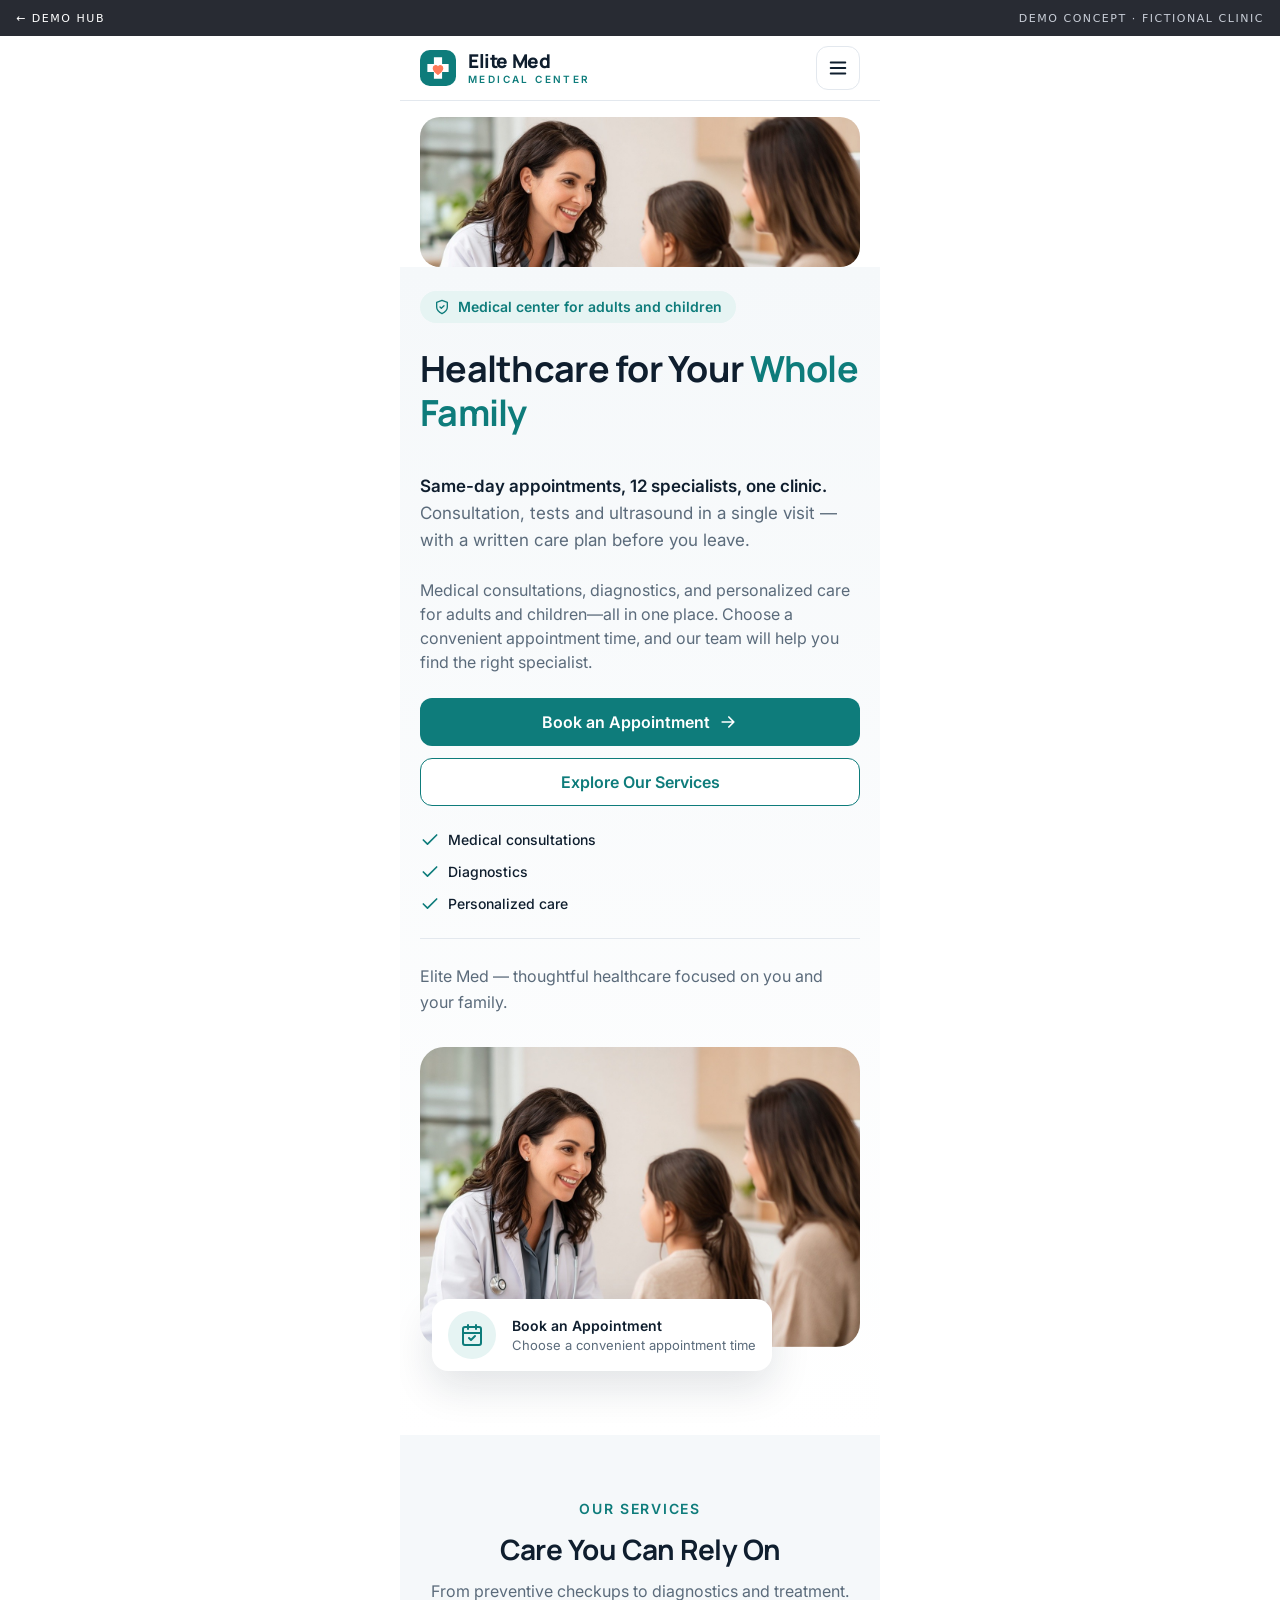
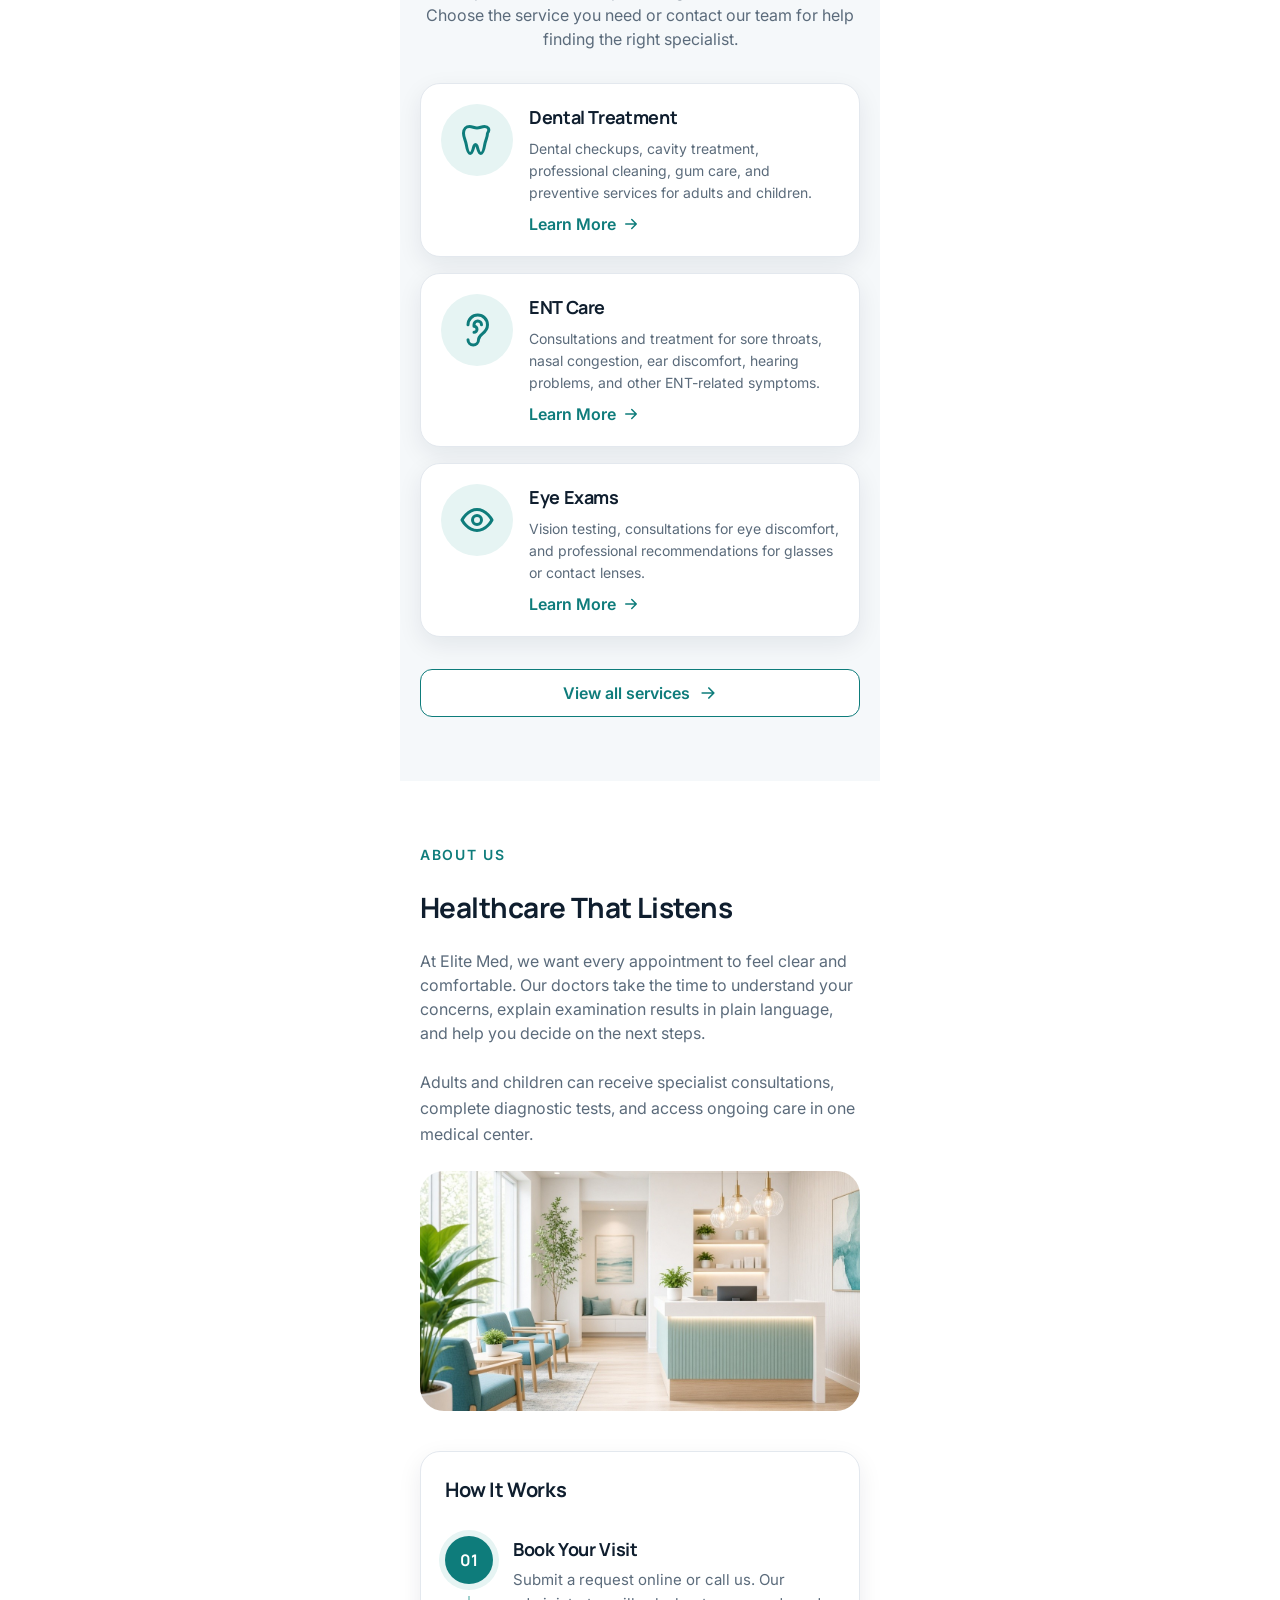
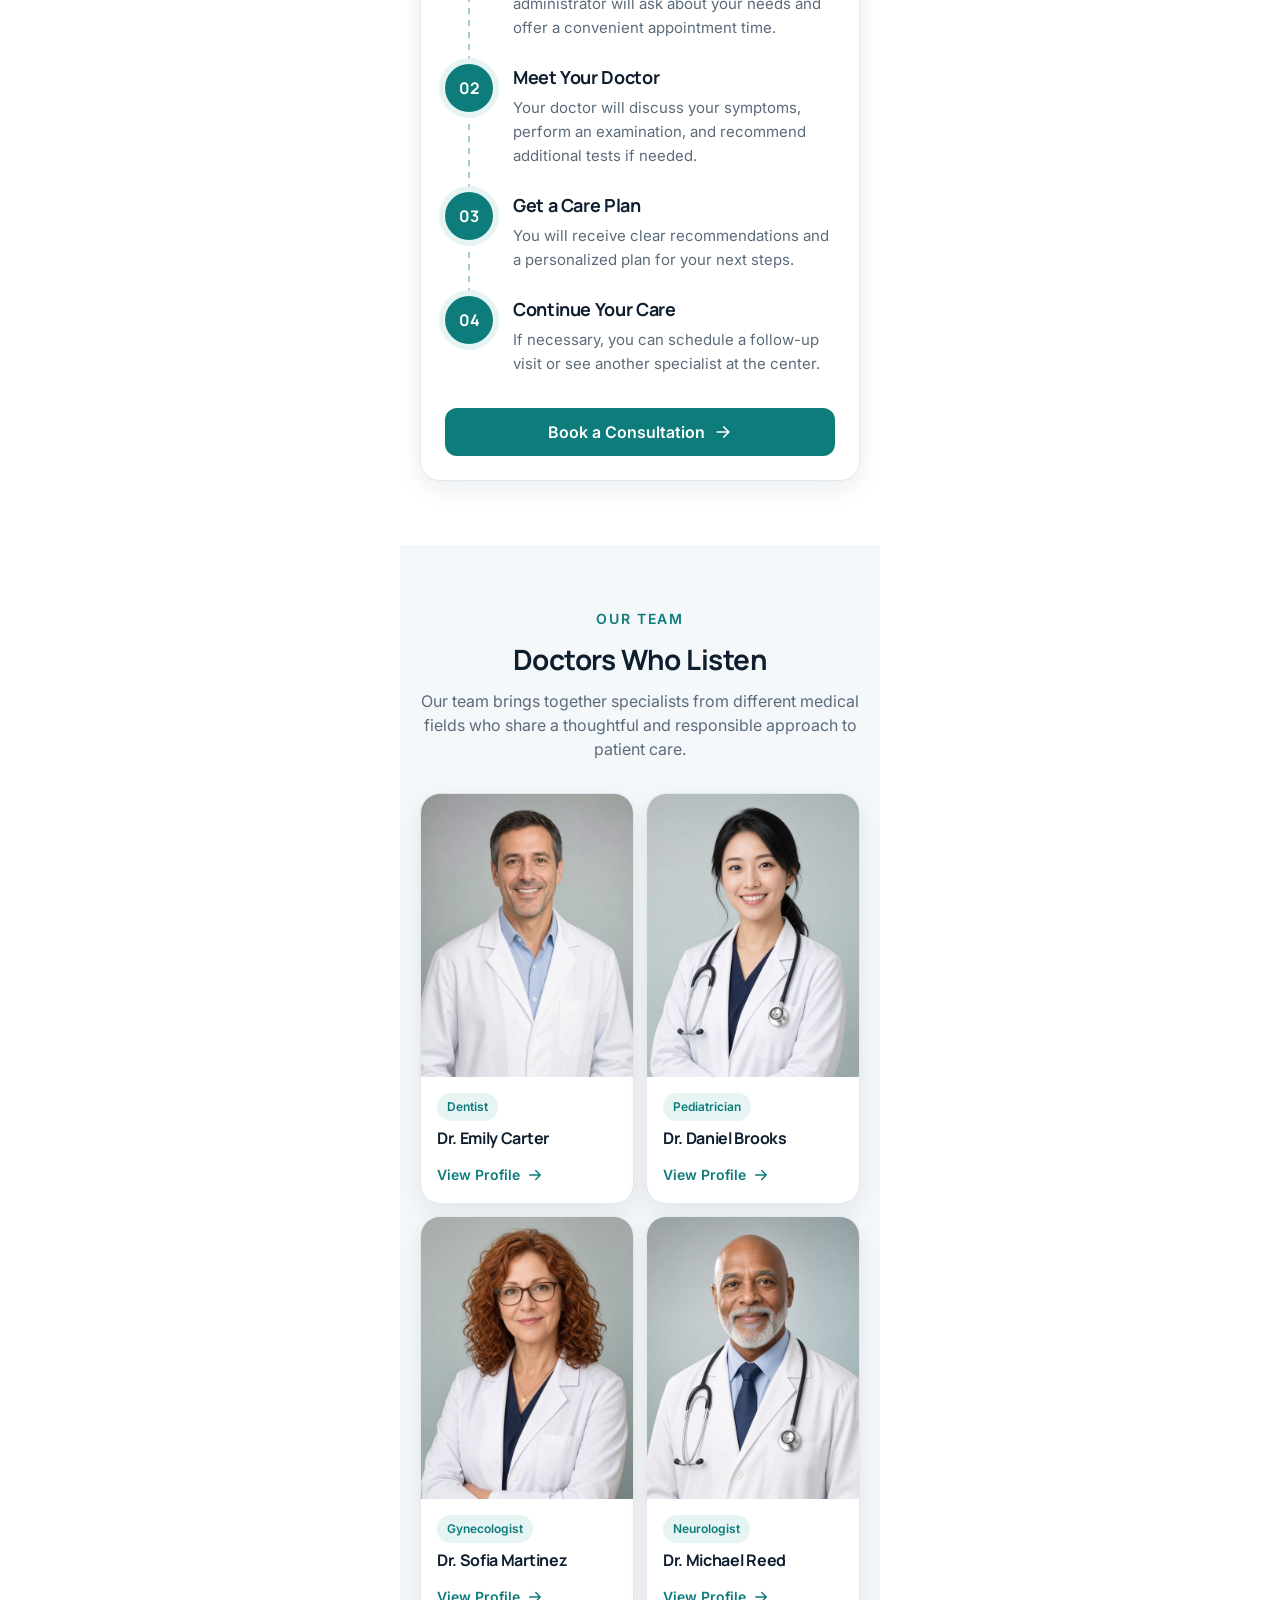
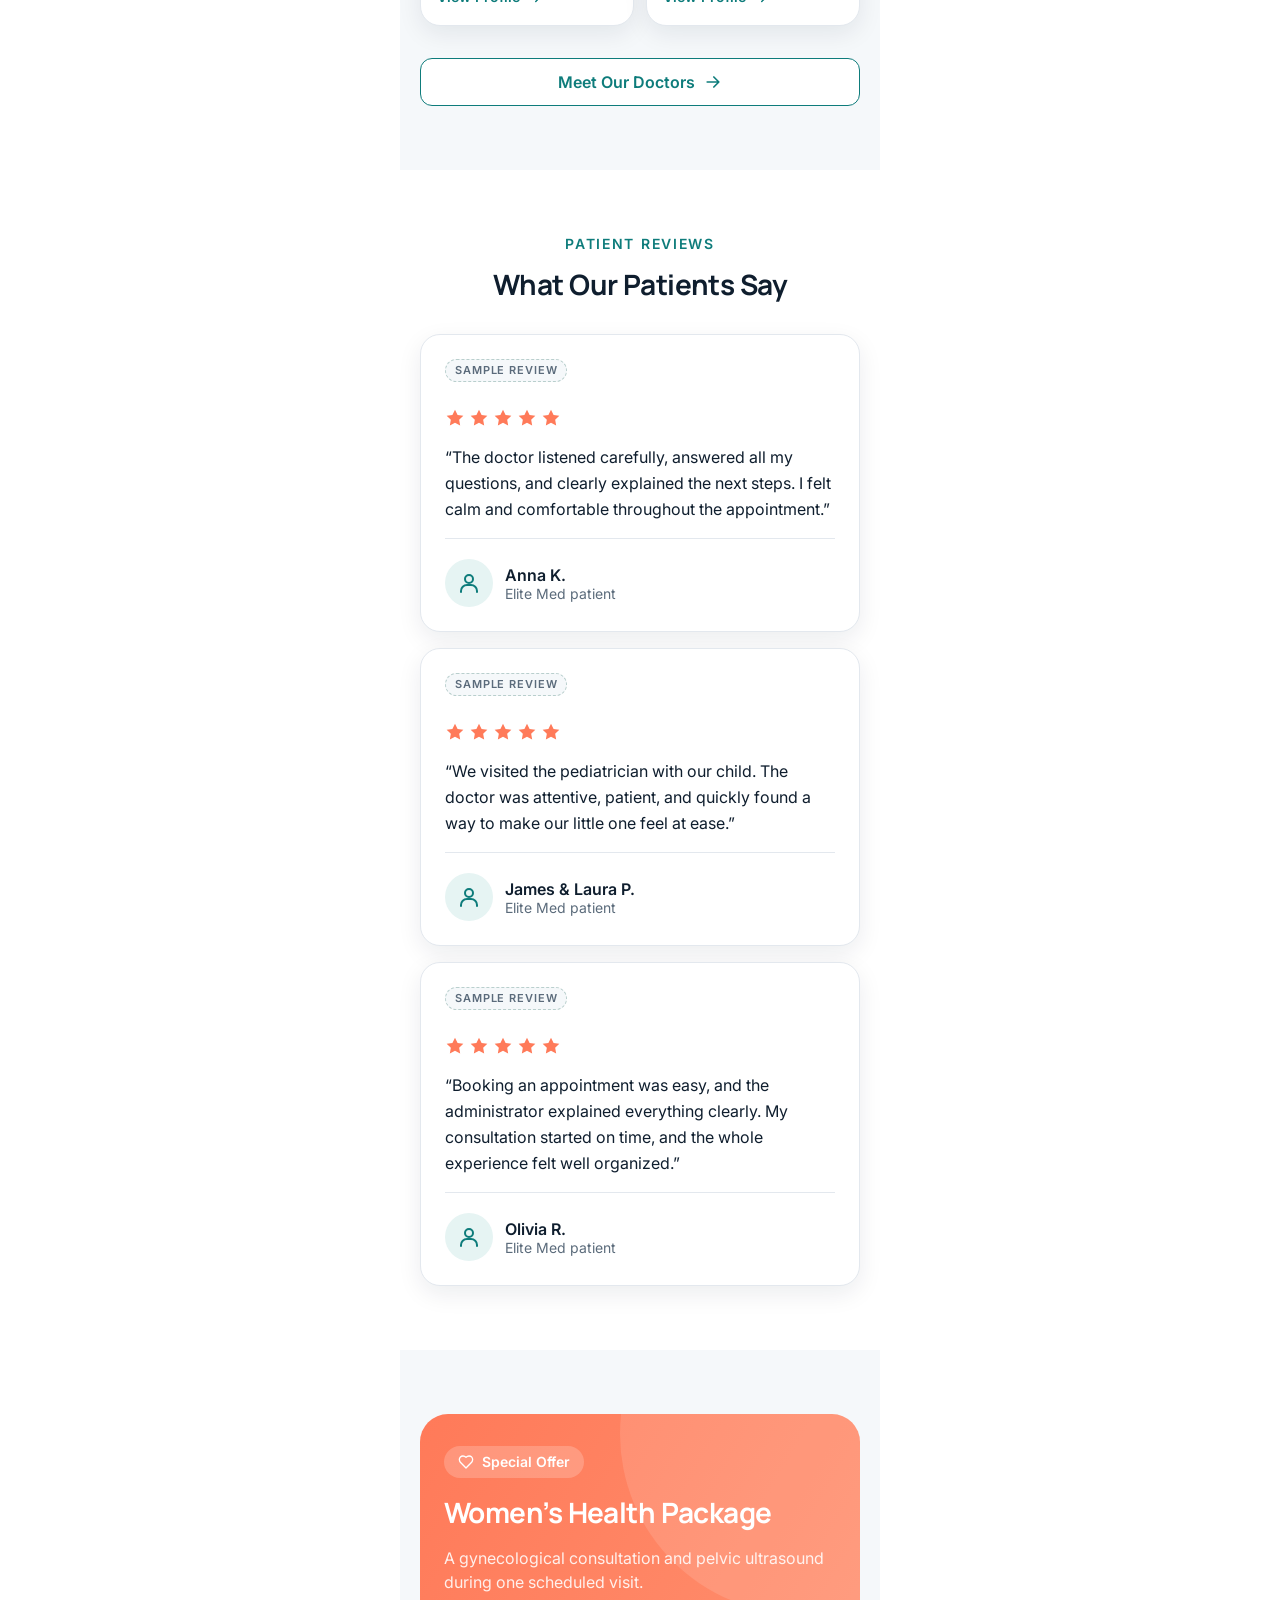
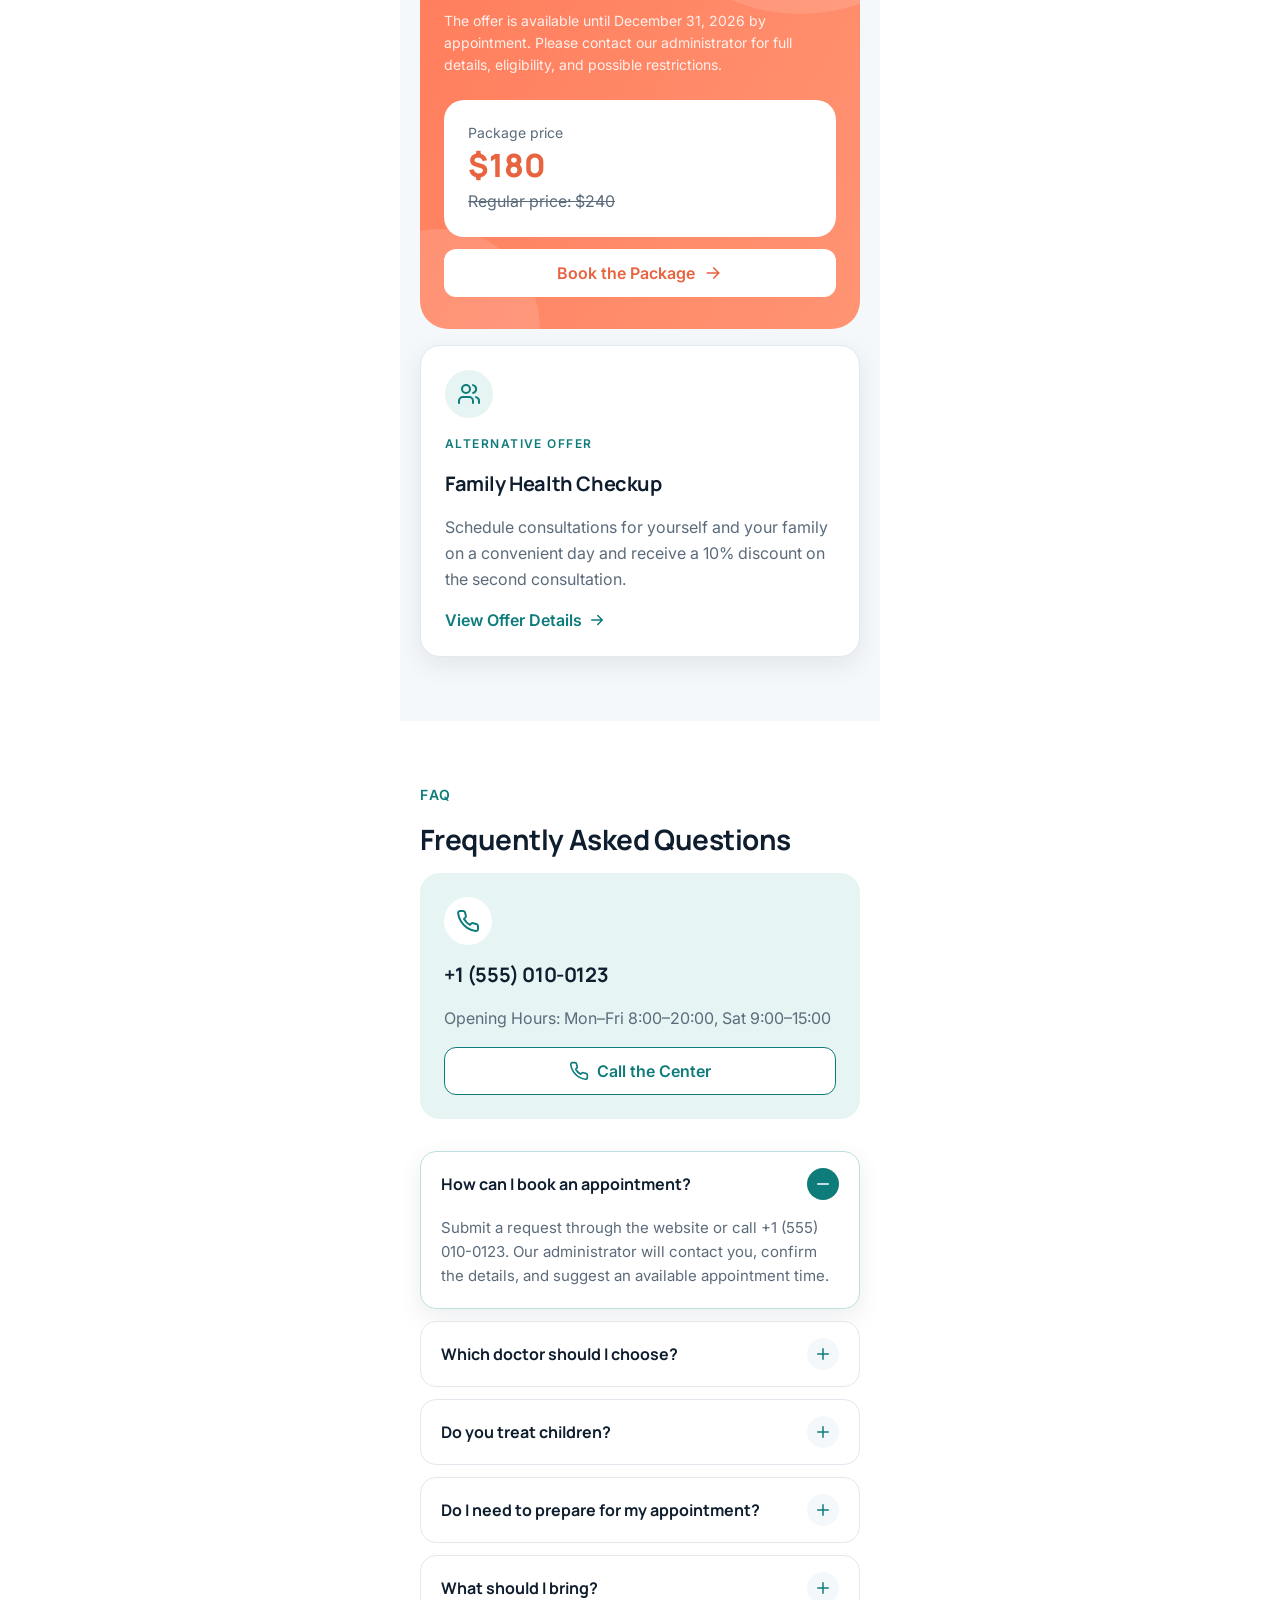
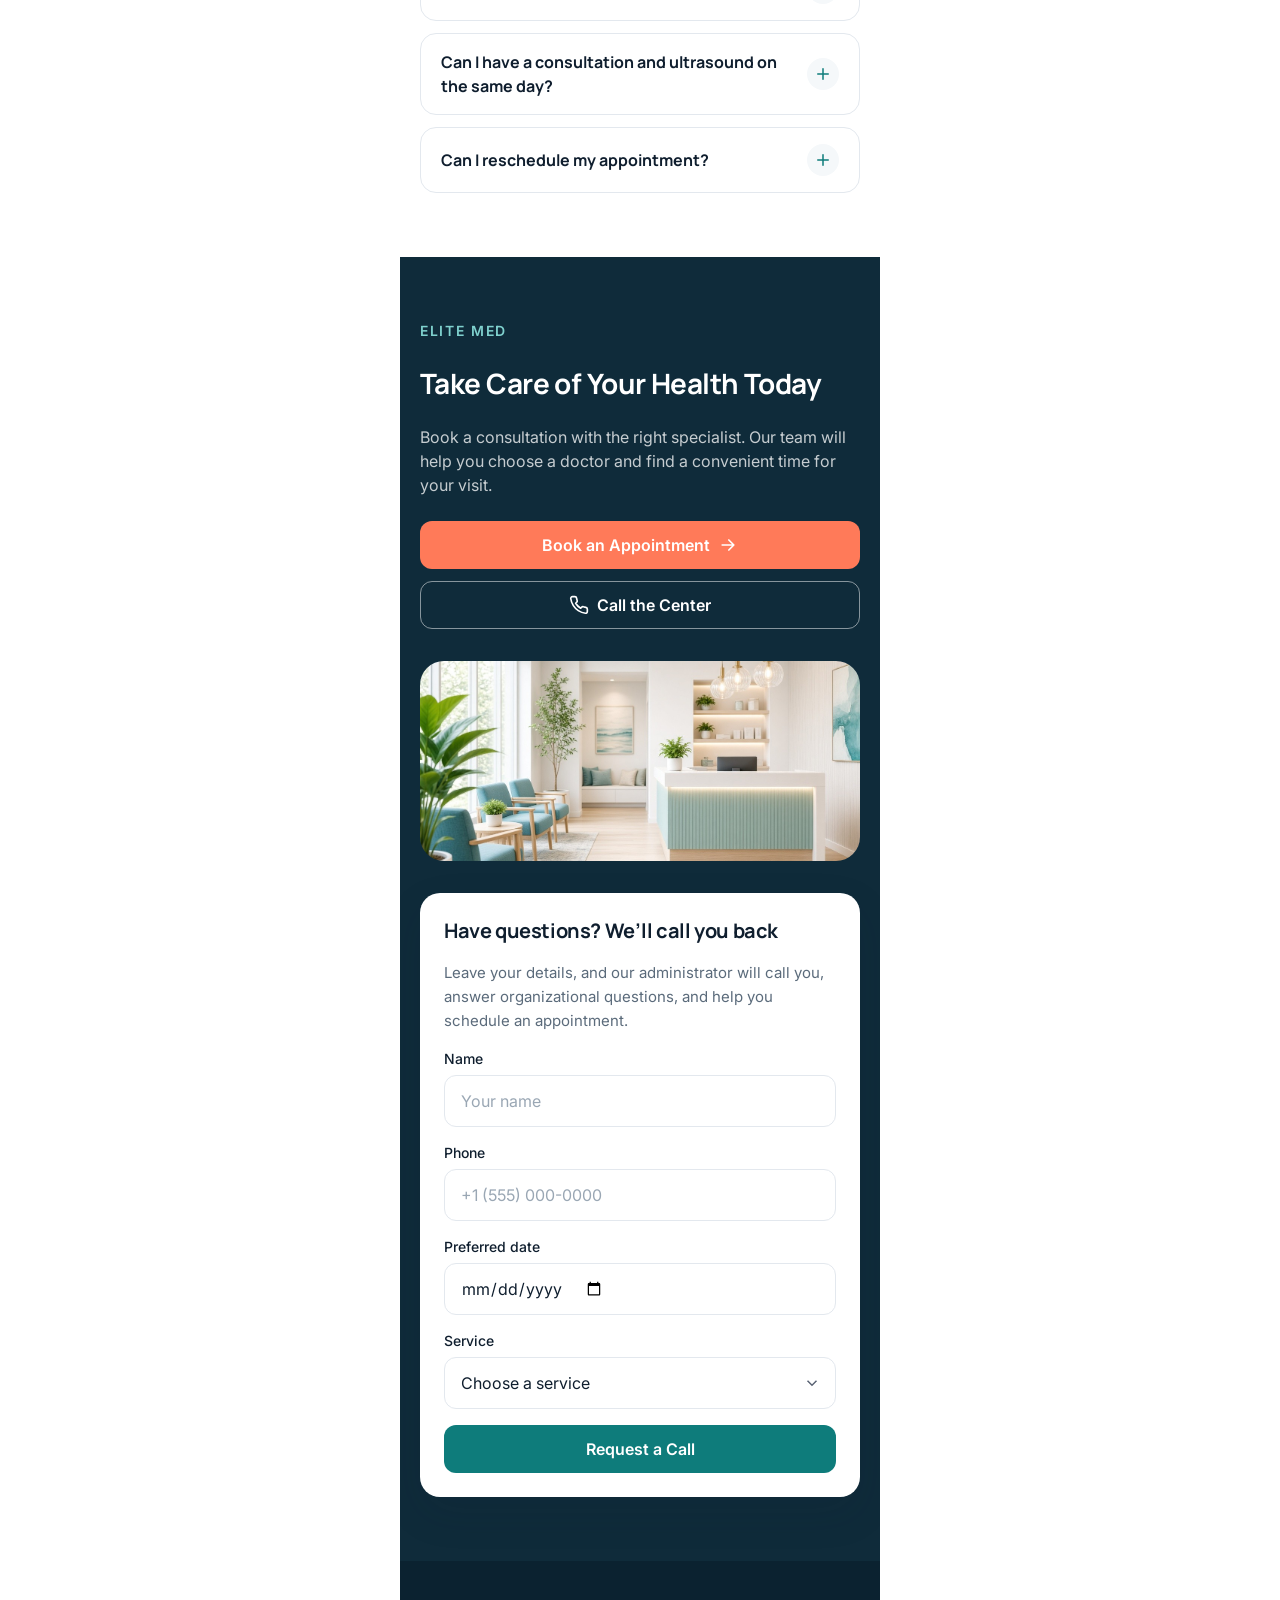
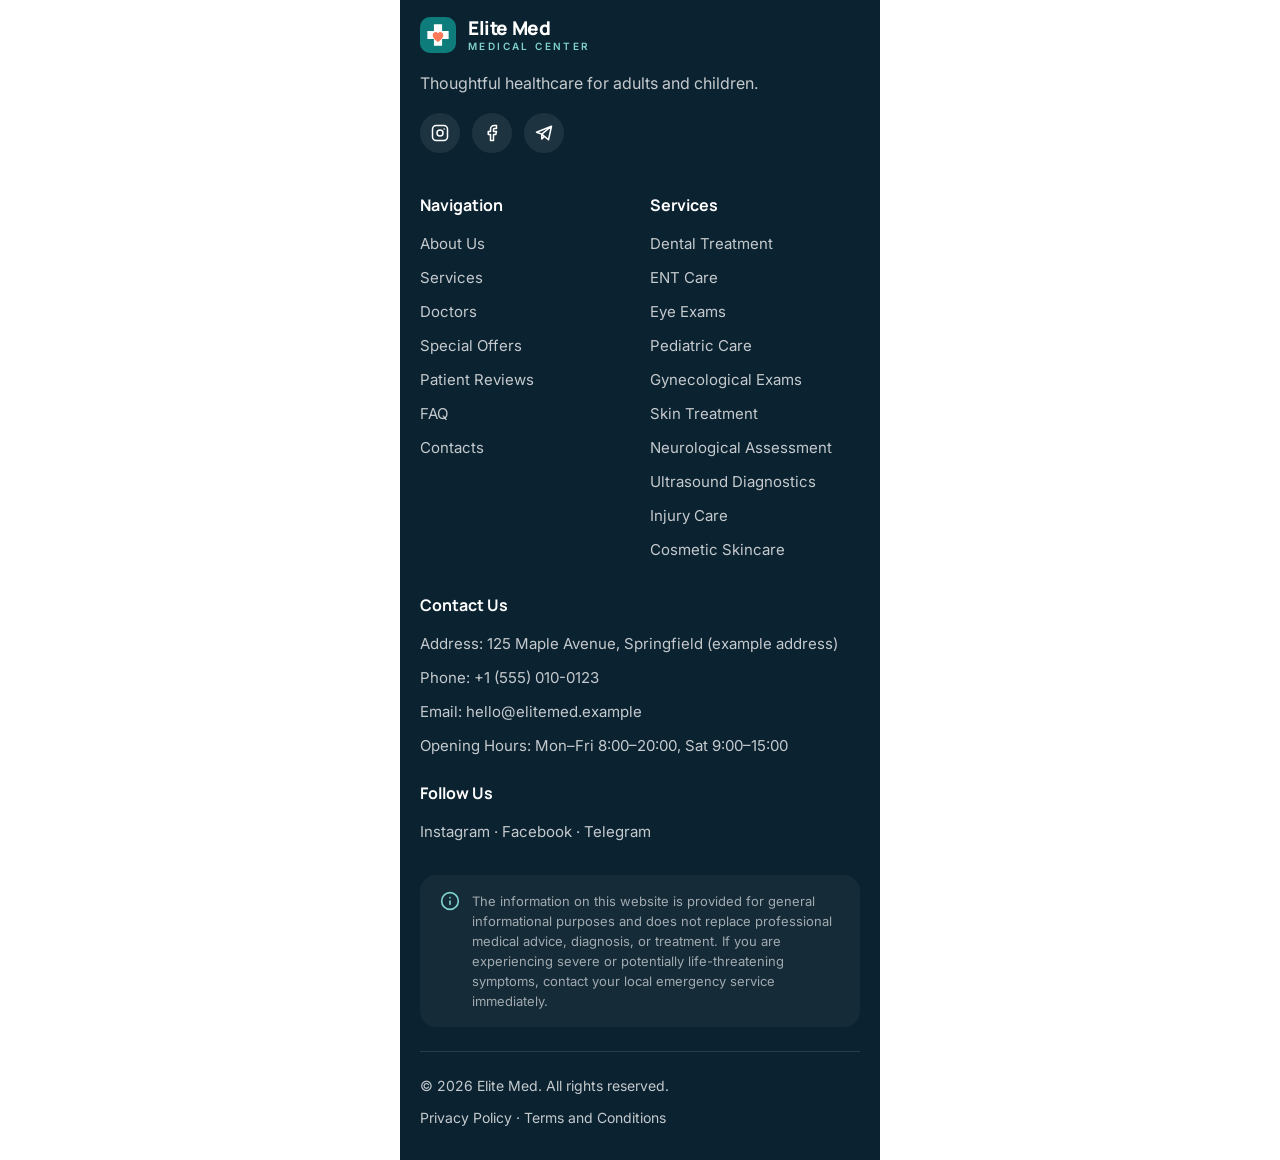
<file: elite-med/landing-mobile.html>
<!doctype html><html lang="en"><head><meta charset="utf-8"><meta name="viewport" content="width=390">
<title>Elite Med — Landing (Mobile 390)</title>
<link rel="preconnect" href="https://fonts.googleapis.com"><link rel="preconnect" href="https://fonts.gstatic.com" crossorigin>
<link href="https://fonts.googleapis.com/css2?family=Inter:wght@400;500;600&family=Manrope:wght@600;700;800&display=swap" rel="stylesheet">
<link rel="stylesheet" href="styles.css"><link rel="stylesheet" href="mobile.css"><link rel="stylesheet" href="/_shared/demo-bar.css"><script src="/_shared/demo-bar.js" data-label='DEMO CONCEPT · FICTIONAL CLINIC' defer></script><link rel="stylesheet" href="fixes.css"><link rel="stylesheet" href="round3.css"><script src="round3.js" defer></script></head>
<body class="mobile"><main id="landing-mobile"><header class="site-header" id="header"><div class="container header-inner"><a class="logo " id="logo" href="#hero"><svg class="logo-mark" viewBox="0 0 44 44" aria-label="Elite Med logo"><rect width="44" height="44" rx="12" fill="#0E7C7B"/><path d="M17 9h10v8h8v10h-8v8H17v-8H9V17h8z" fill="#fff"/><path d="M22 30.5s-6.5-3.8-6.5-8.3a3.7 3.7 0 0 1 6.5-2.4 3.7 3.7 0 0 1 6.5 2.4c0 4.5-6.5 8.3-6.5 8.3z" fill="#FF7A59"/></svg><span class="logo-text"><span class="logo-name">Elite Med</span><span class="logo-sub">Medical Center</span></span></a>
<button class="menu-btn" id="menu-button" aria-label="Menu"><svg viewBox="0 0 24 24" fill="none" stroke="currentColor" stroke-width="2" stroke-linecap="round" stroke-linejoin="round" aria-hidden="true"><path d="M4 6h16M4 12h16M4 18h16"/></svg></button>
</div></header><div class="m-hero-img"><img src="img/hero-doctor-family.jpg" alt="" ></div><section class="hero" id="hero"><div class="container hero-grid">
<div class="hero-copy" id="hero-copy">
<span class="badge badge-soft" id="hero-badge" style="align-self:flex-start"><svg width="16" height="16" viewBox="0 0 24 24" fill="none" stroke="currentColor" stroke-width="2" stroke-linecap="round" stroke-linejoin="round" aria-hidden="true"><path d="M12 22s8-4 8-10V5l-8-3-8 3v7c0 6 8 10 8 10z"/><path d="M9 12l2 2 4-4"/></svg>Medical center for adults and children</span>
<h1 class="h1" id="hero-title">Healthcare for Your <span style="color:var(--primary)">Whole Family</span></h1><p class="hero-usp" id="hero-usp"><strong>Same-day appointments, 12 specialists, one clinic.</strong> Consultation, tests and ultrasound in a single visit — with a written care plan before you leave.</p>
<p class="body-l muted" id="hero-subtitle">Medical consultations, diagnostics, and personalized care for adults and children—all in one place. Choose a convenient appointment time, and our team will help you find the right specialist.</p>
<div class="hero-ctas" id="hero-ctas"><a class="btn btn-primary" href="#final-cta">Book an Appointment <svg viewBox="0 0 24 24" fill="none" stroke="currentColor" stroke-width="2" stroke-linecap="round" stroke-linejoin="round" aria-hidden="true"><path d="M5 12h14M13 6l6 6-6 6"/></svg></a><a class="btn btn-secondary" href="#services">Explore Our Services</a></div>
<ul class="trust-list" id="hero-trust"><li class="trust-item"><svg viewBox="0 0 24 24" fill="none" stroke="currentColor" stroke-width="2" stroke-linecap="round" stroke-linejoin="round" aria-hidden="true"><path d="M20 6 9 17l-5-5"/></svg>Medical consultations</li><li class="trust-item"><svg viewBox="0 0 24 24" fill="none" stroke="currentColor" stroke-width="2" stroke-linecap="round" stroke-linejoin="round" aria-hidden="true"><path d="M20 6 9 17l-5-5"/></svg>Diagnostics</li><li class="trust-item"><svg viewBox="0 0 24 24" fill="none" stroke="currentColor" stroke-width="2" stroke-linecap="round" stroke-linejoin="round" aria-hidden="true"><path d="M20 6 9 17l-5-5"/></svg>Personalized care</li></ul>
<p class="hero-tagline" id="hero-tagline">Elite Med — thoughtful healthcare focused on you and your family.</p>
</div>
<div class="hero-media" id="hero-media"><div class="photo" id="hero-photo"><img src="img/hero-doctor-family.jpg" alt="Doctor talking with a mother and her daughter"></div>
<div class="float-card float-1" id="hero-float-appointment"><div class="icon-circle"><svg viewBox="0 0 24 24" fill="none" stroke="currentColor" stroke-width="2" stroke-linecap="round" stroke-linejoin="round" aria-hidden="true"><rect x="3" y="4" width="18" height="18" rx="2"/><path d="M16 2v4M8 2v4M3 10h18M9 15l2 2 4-4"/></svg></div><div><div class="t">Book an Appointment</div><div class="s">Choose a convenient appointment time</div></div></div>
<div class="float-card float-2" id="hero-float-family"><div class="icon-circle" style="background:var(--accent-light);color:var(--accent)"><svg viewBox="0 0 24 24" fill="none" stroke="currentColor" stroke-width="2" stroke-linecap="round" stroke-linejoin="round" aria-hidden="true"><path d="M16 21v-2a4 4 0 0 0-4-4H6a4 4 0 0 0-4 4v2"/><circle cx="9" cy="7" r="4"/><path d="M22 21v-2a4 4 0 0 0-3-3.9M16 3.1a4 4 0 0 1 0 7.8"/></svg></div><div><div class="t">Adults and children</div><div class="s">All in one place</div></div></div>
</div></div></section><section class="section section-alt" id="services"><div class="container">
<div class="section-head"><span class="eyebrow">Our Services</span><h2 class="h2">Care You Can Rely On</h2><p class="body-l muted">From preventive checkups to diagnostics and treatment. Choose the service you need or contact our team for help finding the right specialist.</p></div>
<div class="services-grid collapsed" id="services-grid"><article class="card service-card" id="service-1"><div class="icon-circle"><svg viewBox="0 0 24 24" fill="none" stroke="currentColor" stroke-width="2" stroke-linecap="round" stroke-linejoin="round" aria-hidden="true"><path d="M7 3c-2.2 0-4 1.7-4 4.5 0 2.6 1.3 4.6 1.8 7.4.5 3 1.1 6.1 2.6 6.1 1.6 0 1.9-3 2.6-5 .5-1.4 1.5-1.4 2 0 .7 2 1 5 2.6 5 1.5 0 2.1-3.1 2.6-6.1.5-2.8 1.8-4.8 1.8-7.4C21 4.7 19.2 3 17 3c-2 0-3 1-5 1S9 3 7 3z"/></svg></div><div class="sc-body"><h3 class="h4">Dental Treatment</h3><p>Dental checkups, cavity treatment, professional cleaning, gum care, and preventive services for adults and children.</p><a class="link" href="#">Learn More <svg viewBox="0 0 24 24" fill="none" stroke="currentColor" stroke-width="2" stroke-linecap="round" stroke-linejoin="round" aria-hidden="true"><path d="M5 12h14M13 6l6 6-6 6"/></svg></a></div></article><article class="card service-card" id="service-2"><div class="icon-circle"><svg viewBox="0 0 24 24" fill="none" stroke="currentColor" stroke-width="2" stroke-linecap="round" stroke-linejoin="round" aria-hidden="true"><path d="M6 8.5a6.5 6.5 0 1 1 13 0c0 6-6 6-6 10a3.5 3.5 0 1 1-7 0"/><path d="M15 8.5a2.5 2.5 0 0 0-5 0v1a2 2 0 1 1 0 4"/></svg></div><div class="sc-body"><h3 class="h4">ENT Care</h3><p>Consultations and treatment for sore throats, nasal congestion, ear discomfort, hearing problems, and other ENT-related symptoms.</p><a class="link" href="#">Learn More <svg viewBox="0 0 24 24" fill="none" stroke="currentColor" stroke-width="2" stroke-linecap="round" stroke-linejoin="round" aria-hidden="true"><path d="M5 12h14M13 6l6 6-6 6"/></svg></a></div></article><article class="card service-card" id="service-3"><div class="icon-circle"><svg viewBox="0 0 24 24" fill="none" stroke="currentColor" stroke-width="2" stroke-linecap="round" stroke-linejoin="round" aria-hidden="true"><path d="M2 12s3.6-7 10-7 10 7 10 7-3.6 7-10 7S2 12 2 12z"/><circle cx="12" cy="12" r="3"/></svg></div><div class="sc-body"><h3 class="h4">Eye Exams</h3><p>Vision testing, consultations for eye discomfort, and professional recommendations for glasses or contact lenses.</p><a class="link" href="#">Learn More <svg viewBox="0 0 24 24" fill="none" stroke="currentColor" stroke-width="2" stroke-linecap="round" stroke-linejoin="round" aria-hidden="true"><path d="M5 12h14M13 6l6 6-6 6"/></svg></a></div></article><article class="card service-card" id="service-4"><div class="icon-circle"><svg viewBox="0 0 24 24" fill="none" stroke="currentColor" stroke-width="2" stroke-linecap="round" stroke-linejoin="round" aria-hidden="true"><circle cx="12" cy="12" r="9"/><path d="M9 11h.01M15 11h.01M9.5 15.5c1.5 1.2 3.5 1.2 5 0"/><path d="M12 3c-1 1.5-.5 3 1 3"/></svg></div><div class="sc-body"><h3 class="h4">Pediatric Care</h3><p>Routine checkups, consultations during illness, developmental assessments, and clear healthcare guidance for parents.</p><a class="link" href="#">Learn More <svg viewBox="0 0 24 24" fill="none" stroke="currentColor" stroke-width="2" stroke-linecap="round" stroke-linejoin="round" aria-hidden="true"><path d="M5 12h14M13 6l6 6-6 6"/></svg></a></div></article><article class="card service-card" id="service-5"><div class="icon-circle"><svg viewBox="0 0 24 24" fill="none" stroke="currentColor" stroke-width="2" stroke-linecap="round" stroke-linejoin="round" aria-hidden="true"><path d="M19 14c1.5-1.5 3-3.2 3-5.5A5.5 5.5 0 0 0 16.5 3c-1.8 0-3 .5-4.5 2-1.5-1.5-2.7-2-4.5-2A5.5 5.5 0 0 0 2 8.5c0 2.3 1.5 4 3 5.5l7 7z"/></svg></div><div class="sc-body"><h3 class="h4">Gynecological Exams</h3><p>Preventive checkups, consultations, diagnostic tests, and personalized recommendations for women’s health.</p><a class="link" href="#">Learn More <svg viewBox="0 0 24 24" fill="none" stroke="currentColor" stroke-width="2" stroke-linecap="round" stroke-linejoin="round" aria-hidden="true"><path d="M5 12h14M13 6l6 6-6 6"/></svg></a></div></article><article class="card service-card" id="service-6"><div class="icon-circle"><svg viewBox="0 0 24 24" fill="none" stroke="currentColor" stroke-width="2" stroke-linecap="round" stroke-linejoin="round" aria-hidden="true"><path d="M12 22a7 7 0 0 0 7-7c0-2-1-3.9-3-5.5S12.5 5.5 12 3c-.5 2.5-2 4.9-4 6.5S5 13 5 15a7 7 0 0 0 7 7z"/></svg></div><div class="sc-body"><h3 class="h4">Skin Treatment</h3><p>Consultations for acne, rashes, irritation, itching, skin growths, and changes affecting the hair or nails.</p><a class="link" href="#">Learn More <svg viewBox="0 0 24 24" fill="none" stroke="currentColor" stroke-width="2" stroke-linecap="round" stroke-linejoin="round" aria-hidden="true"><path d="M5 12h14M13 6l6 6-6 6"/></svg></a></div></article><article class="card service-card" id="service-7"><div class="icon-circle"><svg viewBox="0 0 24 24" fill="none" stroke="currentColor" stroke-width="2" stroke-linecap="round" stroke-linejoin="round" aria-hidden="true"><path d="M22 12h-4l-3 9L9 3l-3 9H2"/></svg></div><div class="sc-body"><h3 class="h4">Neurological Assessment</h3><p>Evaluation of headaches, dizziness, sleep problems, numbness, back pain, and other neurological symptoms.</p><a class="link" href="#">Learn More <svg viewBox="0 0 24 24" fill="none" stroke="currentColor" stroke-width="2" stroke-linecap="round" stroke-linejoin="round" aria-hidden="true"><path d="M5 12h14M13 6l6 6-6 6"/></svg></a></div></article><article class="card service-card" id="service-8"><div class="icon-circle"><svg viewBox="0 0 24 24" fill="none" stroke="currentColor" stroke-width="2" stroke-linecap="round" stroke-linejoin="round" aria-hidden="true"><path d="M3 7V5a2 2 0 0 1 2-2h2M17 3h2a2 2 0 0 1 2 2v2M21 17v2a2 2 0 0 1-2 2h-2M7 21H5a2 2 0 0 1-2-2v-2"/><circle cx="12" cy="12" r="3.5"/></svg></div><div class="sc-body"><h3 class="h4">Ultrasound Diagnostics</h3><p>Ultrasound examinations of internal organs, the thyroid, breasts, pelvic organs, and other areas when medically indicated.</p><a class="link" href="#">Learn More <svg viewBox="0 0 24 24" fill="none" stroke="currentColor" stroke-width="2" stroke-linecap="round" stroke-linejoin="round" aria-hidden="true"><path d="M5 12h14M13 6l6 6-6 6"/></svg></a></div></article><article class="card service-card" id="service-9"><div class="icon-circle"><svg viewBox="0 0 24 24" fill="none" stroke="currentColor" stroke-width="2" stroke-linecap="round" stroke-linejoin="round" aria-hidden="true"><rect x="3" y="8" width="18" height="8" rx="4"/><path d="M10 10v4M14 10v4"/></svg></div><div class="sc-body"><h3 class="h4">Injury Care</h3><p>Assessment and care for bruises, sprains, injuries, joint pain, and limited mobility.</p><a class="link" href="#">Learn More <svg viewBox="0 0 24 24" fill="none" stroke="currentColor" stroke-width="2" stroke-linecap="round" stroke-linejoin="round" aria-hidden="true"><path d="M5 12h14M13 6l6 6-6 6"/></svg></a></div></article><article class="card service-card" id="service-10"><div class="icon-circle"><svg viewBox="0 0 24 24" fill="none" stroke="currentColor" stroke-width="2" stroke-linecap="round" stroke-linejoin="round" aria-hidden="true"><path d="M12 3l1.9 5.6L19.5 10.5l-5.6 1.9L12 18l-1.9-5.6L4.5 10.5l5.6-1.9z"/><path d="M19 17v4M17 19h4"/></svg></div><div class="sc-body"><h3 class="h4">Cosmetic Skincare</h3><p>Professional skincare consultations, cleansing treatments, peels, and procedures selected according to your skin’s needs.</p><a class="link" href="#">Learn More <svg viewBox="0 0 24 24" fill="none" stroke="currentColor" stroke-width="2" stroke-linecap="round" stroke-linejoin="round" aria-hidden="true"><path d="M5 12h14M13 6l6 6-6 6"/></svg></a></div></article></div>
<div class="section-cta"><a class="btn btn-secondary" href="#" id="svc-toggle">View all services <svg viewBox="0 0 24 24" fill="none" stroke="currentColor" stroke-width="2" stroke-linecap="round" stroke-linejoin="round" aria-hidden="true"><path d="M5 12h14M13 6l6 6-6 6"/></svg></a></div></div></section><section class="section" id="about"><div class="container about-grid">
<div class="about-left"><span class="eyebrow">About Us</span><h2 class="h2">Healthcare That Listens</h2>
<p class="body-l muted">At Elite Med, we want every appointment to feel clear and comfortable. Our doctors take the time to understand your concerns, explain examination results in plain language, and help you decide on the next steps.</p>
<p class="muted" style="font-size:16px;line-height:26px">Adults and children can receive specialist consultations, complete diagnostic tests, and access ongoing care in one medical center.</p>
<div class="photo" id="about-photo"><img src="img/clinic-interior.jpg" alt="Elite Med reception and waiting area"></div></div>
<div class="about-right"><div class="card" style="padding:24px;display:flex;flex-direction:column;gap:32px" id="how-it-works"><h3 class="h3">How It Works</h3><div class="steps"><div class="step" id="step-1"><span class=step-line></span><div class="step-num">01</div><div class="step-body"><h4 class="h4">Book Your Visit</h4><p>Submit a request online or call us. Our administrator will ask about your needs and offer a convenient appointment time.</p></div></div><div class="step" id="step-2"><span class=step-line></span><div class="step-num">02</div><div class="step-body"><h4 class="h4">Meet Your Doctor</h4><p>Your doctor will discuss your symptoms, perform an examination, and recommend additional tests if needed.</p></div></div><div class="step" id="step-3"><span class=step-line></span><div class="step-num">03</div><div class="step-body"><h4 class="h4">Get a Care Plan</h4><p>You will receive clear recommendations and a personalized plan for your next steps.</p></div></div><div class="step" id="step-4"><div class="step-num">04</div><div class="step-body"><h4 class="h4">Continue Your Care</h4><p>If necessary, you can schedule a follow-up visit or see another specialist at the center.</p></div></div></div>
<a class="btn btn-primary" href="#final-cta">Book a Consultation <svg viewBox="0 0 24 24" fill="none" stroke="currentColor" stroke-width="2" stroke-linecap="round" stroke-linejoin="round" aria-hidden="true"><path d="M5 12h14M13 6l6 6-6 6"/></svg></a></div></div></div></section><section class="section section-alt" id="team"><div class="container">
<div class="section-head"><span class="eyebrow">Our Team</span><h2 class="h2">Doctors Who Listen</h2><p class="body-l muted">Our team brings together specialists from different medical fields who share a thoughtful and responsible approach to patient care.</p></div>
<div class="doctors-grid"><article class="card doctor-card" id="doctor-1"><div class="doctor-photo"><img src="img/doctors/doctor-1.svg" alt="Dentist"></div><div class="doctor-info"><span class="badge badge-soft" style="align-self:flex-start;font-size:12px;padding:4px 10px">Dentist</span><h3 class="h4">Dr. Emily Carter</h3><a class="link" href="#">View Profile <svg viewBox="0 0 24 24" fill="none" stroke="currentColor" stroke-width="2" stroke-linecap="round" stroke-linejoin="round" aria-hidden="true"><path d="M5 12h14M13 6l6 6-6 6"/></svg></a></div></article><article class="card doctor-card" id="doctor-2"><div class="doctor-photo"><img src="img/doctors/doctor-2.svg" alt="Pediatrician"></div><div class="doctor-info"><span class="badge badge-soft" style="align-self:flex-start;font-size:12px;padding:4px 10px">Pediatrician</span><h3 class="h4">Dr. Daniel Brooks</h3><a class="link" href="#">View Profile <svg viewBox="0 0 24 24" fill="none" stroke="currentColor" stroke-width="2" stroke-linecap="round" stroke-linejoin="round" aria-hidden="true"><path d="M5 12h14M13 6l6 6-6 6"/></svg></a></div></article><article class="card doctor-card" id="doctor-3"><div class="doctor-photo"><img src="img/doctors/doctor-3.svg" alt="Gynecologist"></div><div class="doctor-info"><span class="badge badge-soft" style="align-self:flex-start;font-size:12px;padding:4px 10px">Gynecologist</span><h3 class="h4">Dr. Sofia Martinez</h3><a class="link" href="#">View Profile <svg viewBox="0 0 24 24" fill="none" stroke="currentColor" stroke-width="2" stroke-linecap="round" stroke-linejoin="round" aria-hidden="true"><path d="M5 12h14M13 6l6 6-6 6"/></svg></a></div></article><article class="card doctor-card" id="doctor-4"><div class="doctor-photo"><img src="img/doctors/doctor-4.svg" alt="Neurologist"></div><div class="doctor-info"><span class="badge badge-soft" style="align-self:flex-start;font-size:12px;padding:4px 10px">Neurologist</span><h3 class="h4">Dr. Michael Reed</h3><a class="link" href="#">View Profile <svg viewBox="0 0 24 24" fill="none" stroke="currentColor" stroke-width="2" stroke-linecap="round" stroke-linejoin="round" aria-hidden="true"><path d="M5 12h14M13 6l6 6-6 6"/></svg></a></div></article></div><div class="section-cta"><a class="btn btn-secondary" href="#">Meet Our Doctors <svg viewBox="0 0 24 24" fill="none" stroke="currentColor" stroke-width="2" stroke-linecap="round" stroke-linejoin="round" aria-hidden="true"><path d="M5 12h14M13 6l6 6-6 6"/></svg></a></div></div></section><section class="section" id="reviews"><div class="container">
<div class="section-head"><span class="eyebrow">Patient Reviews</span><h2 class="h2">What Our Patients Say</h2></div>
<div class="reviews-grid"><article class="card review-card" id="review-1"><span class="sample-tag">Sample review</span><div class="stars"><svg viewBox="0 0 24 24" fill="currentColor" aria-hidden="true"><path d="M12 2l3.1 6.3 6.9 1-5 4.9 1.2 6.8L12 17.8 5.8 21l1.2-6.8-5-4.9 6.9-1z"/></svg><svg viewBox="0 0 24 24" fill="currentColor" aria-hidden="true"><path d="M12 2l3.1 6.3 6.9 1-5 4.9 1.2 6.8L12 17.8 5.8 21l1.2-6.8-5-4.9 6.9-1z"/></svg><svg viewBox="0 0 24 24" fill="currentColor" aria-hidden="true"><path d="M12 2l3.1 6.3 6.9 1-5 4.9 1.2 6.8L12 17.8 5.8 21l1.2-6.8-5-4.9 6.9-1z"/></svg><svg viewBox="0 0 24 24" fill="currentColor" aria-hidden="true"><path d="M12 2l3.1 6.3 6.9 1-5 4.9 1.2 6.8L12 17.8 5.8 21l1.2-6.8-5-4.9 6.9-1z"/></svg><svg viewBox="0 0 24 24" fill="currentColor" aria-hidden="true"><path d="M12 2l3.1 6.3 6.9 1-5 4.9 1.2 6.8L12 17.8 5.8 21l1.2-6.8-5-4.9 6.9-1z"/></svg></div><p class="quote">“The doctor listened carefully, answered all my questions, and clearly explained the next steps. I felt calm and comfortable throughout the appointment.”</p><div class="reviewer"><div class="avatar"><svg viewBox="0 0 24 24" fill="none" stroke="currentColor" stroke-width="2" stroke-linecap="round" stroke-linejoin="round" aria-hidden="true"><circle cx="12" cy="8" r="4"/><path d="M4 21v-1a6 6 0 0 1 6-6h4a6 6 0 0 1 6 6v1"/></svg></div><div><div style="font-weight:600">Anna K.</div><div class="muted" style="font-size:14px">Elite Med patient</div></div></div></article><article class="card review-card" id="review-2"><span class="sample-tag">Sample review</span><div class="stars"><svg viewBox="0 0 24 24" fill="currentColor" aria-hidden="true"><path d="M12 2l3.1 6.3 6.9 1-5 4.9 1.2 6.8L12 17.8 5.8 21l1.2-6.8-5-4.9 6.9-1z"/></svg><svg viewBox="0 0 24 24" fill="currentColor" aria-hidden="true"><path d="M12 2l3.1 6.3 6.9 1-5 4.9 1.2 6.8L12 17.8 5.8 21l1.2-6.8-5-4.9 6.9-1z"/></svg><svg viewBox="0 0 24 24" fill="currentColor" aria-hidden="true"><path d="M12 2l3.1 6.3 6.9 1-5 4.9 1.2 6.8L12 17.8 5.8 21l1.2-6.8-5-4.9 6.9-1z"/></svg><svg viewBox="0 0 24 24" fill="currentColor" aria-hidden="true"><path d="M12 2l3.1 6.3 6.9 1-5 4.9 1.2 6.8L12 17.8 5.8 21l1.2-6.8-5-4.9 6.9-1z"/></svg><svg viewBox="0 0 24 24" fill="currentColor" aria-hidden="true"><path d="M12 2l3.1 6.3 6.9 1-5 4.9 1.2 6.8L12 17.8 5.8 21l1.2-6.8-5-4.9 6.9-1z"/></svg></div><p class="quote">“We visited the pediatrician with our child. The doctor was attentive, patient, and quickly found a way to make our little one feel at ease.”</p><div class="reviewer"><div class="avatar"><svg viewBox="0 0 24 24" fill="none" stroke="currentColor" stroke-width="2" stroke-linecap="round" stroke-linejoin="round" aria-hidden="true"><circle cx="12" cy="8" r="4"/><path d="M4 21v-1a6 6 0 0 1 6-6h4a6 6 0 0 1 6 6v1"/></svg></div><div><div style="font-weight:600">James &amp; Laura P.</div><div class="muted" style="font-size:14px">Elite Med patient</div></div></div></article><article class="card review-card" id="review-3"><span class="sample-tag">Sample review</span><div class="stars"><svg viewBox="0 0 24 24" fill="currentColor" aria-hidden="true"><path d="M12 2l3.1 6.3 6.9 1-5 4.9 1.2 6.8L12 17.8 5.8 21l1.2-6.8-5-4.9 6.9-1z"/></svg><svg viewBox="0 0 24 24" fill="currentColor" aria-hidden="true"><path d="M12 2l3.1 6.3 6.9 1-5 4.9 1.2 6.8L12 17.8 5.8 21l1.2-6.8-5-4.9 6.9-1z"/></svg><svg viewBox="0 0 24 24" fill="currentColor" aria-hidden="true"><path d="M12 2l3.1 6.3 6.9 1-5 4.9 1.2 6.8L12 17.8 5.8 21l1.2-6.8-5-4.9 6.9-1z"/></svg><svg viewBox="0 0 24 24" fill="currentColor" aria-hidden="true"><path d="M12 2l3.1 6.3 6.9 1-5 4.9 1.2 6.8L12 17.8 5.8 21l1.2-6.8-5-4.9 6.9-1z"/></svg><svg viewBox="0 0 24 24" fill="currentColor" aria-hidden="true"><path d="M12 2l3.1 6.3 6.9 1-5 4.9 1.2 6.8L12 17.8 5.8 21l1.2-6.8-5-4.9 6.9-1z"/></svg></div><p class="quote">“Booking an appointment was easy, and the administrator explained everything clearly. My consultation started on time, and the whole experience felt well organized.”</p><div class="reviewer"><div class="avatar"><svg viewBox="0 0 24 24" fill="none" stroke="currentColor" stroke-width="2" stroke-linecap="round" stroke-linejoin="round" aria-hidden="true"><circle cx="12" cy="8" r="4"/><path d="M4 21v-1a6 6 0 0 1 6-6h4a6 6 0 0 1 6 6v1"/></svg></div><div><div style="font-weight:600">Olivia R.</div><div class="muted" style="font-size:14px">Elite Med patient</div></div></div></article></div></div></section><section class="section section-alt" id="special-offer"><div class="container offer-grid">
<div class="offer-main" id="offer-main"><span class="deco-circle" style="width:360px;height:360px;right:-120px;top:-160px"></span><span class="deco-circle" style="width:200px;height:200px;left:-80px;bottom:-100px"></span>
<div class="offer-copy"><span class="badge" style="background:rgba(255,255,255,.2);color:#fff;align-self:flex-start"><svg width="16" height="16" viewBox="0 0 24 24" fill="none" stroke="currentColor" stroke-width="2" stroke-linecap="round" stroke-linejoin="round" aria-hidden="true"><path d="M19 14c1.5-1.5 3-3.2 3-5.5A5.5 5.5 0 0 0 16.5 3c-1.8 0-3 .5-4.5 2-1.5-1.5-2.7-2-4.5-2A5.5 5.5 0 0 0 2 8.5c0 2.3 1.5 4 3 5.5l7 7z"/></svg>Special Offer</span>
<h2 class="h2">Women’s Health Package</h2><p class="body-l muted-light">A gynecological consultation and pelvic ultrasound during one scheduled visit.</p>
<p class="muted-light" style="font-size:14px;line-height:22px">The offer is available until December 31, 2026 by appointment. Please contact our administrator for full details, eligibility, and possible restrictions.</p></div>
<div class="offer-side"><div class="price-box"><span class="muted" style="font-size:14px">Package price</span><span class="price-now">$180</span><span class="price-old">Regular price: $240</span></div>
<a class="btn btn-white" href="#final-cta">Book the Package <svg viewBox="0 0 24 24" fill="none" stroke="currentColor" stroke-width="2" stroke-linecap="round" stroke-linejoin="round" aria-hidden="true"><path d="M5 12h14M13 6l6 6-6 6"/></svg></a></div></div>
<aside class="card offer-alt" id="offer-alt"><div class="icon-circle"><svg viewBox="0 0 24 24" fill="none" stroke="currentColor" stroke-width="2" stroke-linecap="round" stroke-linejoin="round" aria-hidden="true"><path d="M16 21v-2a4 4 0 0 0-4-4H6a4 4 0 0 0-4 4v2"/><circle cx="9" cy="7" r="4"/><path d="M22 21v-2a4 4 0 0 0-3-3.9M16 3.1a4 4 0 0 1 0 7.8"/></svg></div><span class="eyebrow" style="font-size:12px">Alternative Offer</span><h3 class="h3">Family Health Checkup</h3>
<p class="muted" style="font-size:16px;line-height:26px">Schedule consultations for yourself and your family on a convenient day and receive a 10% discount on the second consultation.</p><a class="link" href="#">View Offer Details <svg viewBox="0 0 24 24" fill="none" stroke="currentColor" stroke-width="2" stroke-linecap="round" stroke-linejoin="round" aria-hidden="true"><path d="M5 12h14M13 6l6 6-6 6"/></svg></a></aside>
</div></section><section class="section" id="faq"><div class="container faq-grid">
<div class="faq-head"><span class="eyebrow">FAQ</span><h2 class="h2">Frequently Asked Questions</h2>
<div class="faq-aside"><div class="icon-circle" style="background:#fff"><svg viewBox="0 0 24 24" fill="none" stroke="currentColor" stroke-width="2" stroke-linecap="round" stroke-linejoin="round" aria-hidden="true"><path d="M22 16.9v3a2 2 0 0 1-2.2 2 19.8 19.8 0 0 1-8.6-3.1 19.5 19.5 0 0 1-6-6A19.8 19.8 0 0 1 2.1 4.2 2 2 0 0 1 4.1 2h3a2 2 0 0 1 2 1.7c.1 1 .4 1.9.7 2.8a2 2 0 0 1-.5 2.1L8 9.9a16 16 0 0 0 6 6l1.3-1.3a2 2 0 0 1 2.1-.4c.9.3 1.8.6 2.8.7a2 2 0 0 1 1.7 2z"/></svg></div><h3 class="h3">+1 (555) 010-0123</h3><p class="muted" style="font-size:16px;line-height:26px">Opening Hours: Mon–Fri 8:00–20:00, Sat 9:00–15:00</p><a class="btn btn-secondary" href="tel:+15550100123"><svg viewBox="0 0 24 24" fill="none" stroke="currentColor" stroke-width="2" stroke-linecap="round" stroke-linejoin="round" aria-hidden="true"><path d="M22 16.9v3a2 2 0 0 1-2.2 2 19.8 19.8 0 0 1-8.6-3.1 19.5 19.5 0 0 1-6-6A19.8 19.8 0 0 1 2.1 4.2 2 2 0 0 1 4.1 2h3a2 2 0 0 1 2 1.7c.1 1 .4 1.9.7 2.8a2 2 0 0 1-.5 2.1L8 9.9a16 16 0 0 0 6 6l1.3-1.3a2 2 0 0 1 2.1-.4c.9.3 1.8.6 2.8.7a2 2 0 0 1 1.7 2z"/></svg>Call the Center</a></div></div>
<div class="faq-list" id="faq-list"><div class="faq-item is-open" id="faq-1"><div class="faq-q">How can I book an appointment?<span class="faq-toggle"><svg viewBox="0 0 24 24" fill="none" stroke="currentColor" stroke-width="2" stroke-linecap="round" stroke-linejoin="round" aria-hidden="true"><path d="M5 12h14"/></svg></span></div><p class=faq-a>Submit a request through the website or call +1 (555) 010-0123. Our administrator will contact you, confirm the details, and suggest an available appointment time.</p></div><div class="faq-item" id="faq-2"><div class="faq-q">Which doctor should I choose?<span class="faq-toggle"><svg viewBox="0 0 24 24" fill="none" stroke="currentColor" stroke-width="2" stroke-linecap="round" stroke-linejoin="round" aria-hidden="true"><path d="M12 5v14M5 12h14"/></svg></span></div><p class=faq-a>Tell our administrator about your symptoms or goal — they will match you with the right specialist. Not sure? Start with a general consultation.</p></div><div class="faq-item" id="faq-3"><div class="faq-q">Do you treat children?<span class="faq-toggle"><svg viewBox="0 0 24 24" fill="none" stroke="currentColor" stroke-width="2" stroke-linecap="round" stroke-linejoin="round" aria-hidden="true"><path d="M12 5v14M5 12h14"/></svg></span></div><p class=faq-a>Yes. Our pediatricians see children from newborns to teenagers, and several specialists offer child-friendly appointments.</p></div><div class="faq-item" id="faq-4"><div class="faq-q">Do I need to prepare for my appointment?<span class="faq-toggle"><svg viewBox="0 0 24 24" fill="none" stroke="currentColor" stroke-width="2" stroke-linecap="round" stroke-linejoin="round" aria-hidden="true"><path d="M12 5v14M5 12h14"/></svg></span></div><p class=faq-a>Most visits need no preparation. For ultrasound or lab tests the administrator will send short instructions when confirming your visit.</p></div><div class="faq-item" id="faq-5"><div class="faq-q">What should I bring?<span class="faq-toggle"><svg viewBox="0 0 24 24" fill="none" stroke="currentColor" stroke-width="2" stroke-linecap="round" stroke-linejoin="round" aria-hidden="true"><path d="M12 5v14M5 12h14"/></svg></span></div><p class=faq-a>Bring an ID, any recent test results or prescriptions, and your insurance card if you have one.</p></div><div class="faq-item" id="faq-6"><div class="faq-q">Can I have a consultation and ultrasound on the same day?<span class="faq-toggle"><svg viewBox="0 0 24 24" fill="none" stroke="currentColor" stroke-width="2" stroke-linecap="round" stroke-linejoin="round" aria-hidden="true"><path d="M12 5v14M5 12h14"/></svg></span></div><p class=faq-a>Yes — we can book a consultation and an ultrasound back-to-back so you get results and a plan in one visit.</p></div><div class="faq-item" id="faq-7"><div class="faq-q">Can I reschedule my appointment?<span class="faq-toggle"><svg viewBox="0 0 24 24" fill="none" stroke="currentColor" stroke-width="2" stroke-linecap="round" stroke-linejoin="round" aria-hidden="true"><path d="M12 5v14M5 12h14"/></svg></span></div><p class=faq-a>Of course. Call us or reply to the confirmation SMS at least 2 hours before your visit to pick a new time.</p></div></div></div></section><section class="final" id="final-cta"><div class="container final-grid">
<div class="final-copy"><span class="eyebrow" style="color:#7FD1CE">Elite Med</span><h2 class="h2">Take Care of Your Health Today</h2><p class="body-l muted-light">Book a consultation with the right specialist. Our team will help you choose a doctor and find a convenient time for your visit.</p>
<div class="hero-ctas final-ctas"><a class="btn btn-accent" href="#final-cta">Book an Appointment <svg viewBox="0 0 24 24" fill="none" stroke="currentColor" stroke-width="2" stroke-linecap="round" stroke-linejoin="round" aria-hidden="true"><path d="M5 12h14M13 6l6 6-6 6"/></svg></a><a class="btn btn-ghost-light" href="tel:+15550100123"><svg viewBox="0 0 24 24" fill="none" stroke="currentColor" stroke-width="2" stroke-linecap="round" stroke-linejoin="round" aria-hidden="true"><path d="M22 16.9v3a2 2 0 0 1-2.2 2 19.8 19.8 0 0 1-8.6-3.1 19.5 19.5 0 0 1-6-6A19.8 19.8 0 0 1 2.1 4.2 2 2 0 0 1 4.1 2h3a2 2 0 0 1 2 1.7c.1 1 .4 1.9.7 2.8a2 2 0 0 1-.5 2.1L8 9.9a16 16 0 0 0 6 6l1.3-1.3a2 2 0 0 1 2.1-.4c.9.3 1.8.6 2.8.7a2 2 0 0 1 1.7 2z"/></svg>Call the Center</a></div></div>
<div class="final-photo"><img src="img/clinic-interior.jpg" alt="Elite Med clinic interior"></div>
<form class="callback" id="callback-form" novalidate><h3 class="h3">Have questions? We’ll call you back</h3><p class="muted" style="font-size:15px;line-height:24px">Leave your details, and our administrator will call you, answer organizational questions, and help you schedule an appointment.</p>
<div class="input"><label for="cb-name">Name</label><input class="field" id="cb-name" name="name" type="text" placeholder="Your name" autocomplete="name" required minlength="2"><span class="hint" hidden>Please enter your name</span></div>
<div class="input"><label for="cb-phone">Phone</label><input class="field" id="cb-phone" name="phone" type="tel" placeholder="+1 (555) 000-0000" autocomplete="tel" required><span class="hint" hidden>Please enter a valid phone number</span></div>
<div class="input"><label for="cb-date">Preferred date</label><input class="field" id="cb-date" name="date" type="date" required><span class="hint" hidden>Please choose a date (today or later)</span></div>
<div class="input"><label for="cb-service">Service</label><select class="field" id="cb-service" name="service" required><option value="">Choose a service</option><option>Dental Treatment</option><option>ENT Care</option><option>Eye Exams</option><option>Pediatric Care</option><option>Gynecological Exams</option><option>Skin Treatment</option><option>Neurological Assessment</option><option>Ultrasound Diagnostics</option><option>Injury Care</option><option>Cosmetic Skincare</option></select><span class="hint" hidden>Please choose a service</span></div>
<button class="btn btn-primary" type="submit">Request a Call</button>
<div class="cb-success" id="cb-success" role="status" hidden><strong>Thank you! Request received.</strong><span>Our administrator would call you within 15 minutes during opening hours.</span><small>Demo — no data sent.</small></div></form></div></section><footer class="footer" id="footer"><div class="container"><div class="footer-top">
<div class="footer-brand"><a class="logo " id="logo" href="#"><svg class="logo-mark" viewBox="0 0 44 44" aria-label="Elite Med logo"><rect width="44" height="44" rx="12" fill="#0E7C7B"/><path d="M17 9h10v8h8v10h-8v8H17v-8H9V17h8z" fill="#fff"/><path d="M22 30.5s-6.5-3.8-6.5-8.3a3.7 3.7 0 0 1 6.5-2.4 3.7 3.7 0 0 1 6.5 2.4c0 4.5-6.5 8.3-6.5 8.3z" fill="#FF7A59"/></svg><span class="logo-text"><span class="logo-name">Elite Med</span><span class="logo-sub">Medical Center</span></span></a><p>Thoughtful healthcare for adults and children.</p><div class="socials"><a class="social" href="#" aria-label="Instagram"><svg viewBox="0 0 24 24" fill="none" stroke="currentColor" stroke-width="2" stroke-linecap="round" stroke-linejoin="round" aria-hidden="true"><rect x="2" y="2" width="20" height="20" rx="5"/><circle cx="12" cy="12" r="4"/><path d="M17.5 6.5h.01"/></svg></a><a class="social" href="#" aria-label="Facebook"><svg viewBox="0 0 24 24" fill="none" stroke="currentColor" stroke-width="2" stroke-linecap="round" stroke-linejoin="round" aria-hidden="true"><path d="M18 2h-3a5 5 0 0 0-5 5v3H7v4h3v8h4v-8h3l1-4h-4V7a1 1 0 0 1 1-1h3z"/></svg></a><a class="social" href="#" aria-label="Telegram"><svg viewBox="0 0 24 24" fill="none" stroke="currentColor" stroke-width="2" stroke-linecap="round" stroke-linejoin="round" aria-hidden="true"><path d="M22 3 2 11l7 2.5M22 3l-4 18-9-7.5M22 3 9 13.5V20l3.5-3.5"/></svg></a></div></div>
<div class="footer-cols"><div class="footer-col"><h4>Navigation</h4><a href="#about">About Us</a><a href="#services">Services</a><a href="#team">Doctors</a><a href="#special-offer">Special Offers</a><a href="#reviews">Patient Reviews</a><a href="#faq">FAQ</a><a href="#footer">Contacts</a></div><div class="footer-col"><h4>Services</h4><a href="#">Dental Treatment</a><a href="#">ENT Care</a><a href="#">Eye Exams</a><a href="#">Pediatric Care</a><a href="#">Gynecological Exams</a><a href="#">Skin Treatment</a><a href="#">Neurological Assessment</a><a href="#">Ultrasound Diagnostics</a><a href="#">Injury Care</a><a href="#">Cosmetic Skincare</a></div>
<div class="footer-col col-contact"><h4>Contact Us</h4><span>Address: 125 Maple Avenue, Springfield (example address)</span><span>Phone: +1 (555) 010-0123</span><span>Email: hello@elitemed.example</span><span>Opening Hours: Mon–Fri 8:00–20:00, Sat 9:00–15:00</span><h4 style="margin-top:12px">Follow Us</h4><span>Instagram · Facebook · Telegram</span></div></div></div>
<div class="disclaimer" id="medical-disclaimer"><svg viewBox="0 0 24 24" fill="none" stroke="currentColor" stroke-width="2" stroke-linecap="round" stroke-linejoin="round" aria-hidden="true"><circle cx="12" cy="12" r="10"/><path d="M12 16v-4M12 8h.01"/></svg><span>The information on this website is provided for general informational purposes and does not replace professional medical advice, diagnosis, or treatment. If you are experiencing severe or potentially life-threatening symptoms, contact your local emergency service immediately.</span></div>
<div class="footer-bottom"><span>© 2026 Elite Med. All rights reserved.</span><span><a href="#">Privacy Policy</a> · <a href="#">Terms and Conditions</a></span></div></div></footer></main><script>(function(){var g=document.getElementById('services-grid'),b=document.getElementById('svc-toggle'),t=b.firstChild;b.addEventListener('click',function(e){e.preventDefault();var c=g.classList.toggle('collapsed');t.nodeValue=c?'View all services ':'Show less ';b.setAttribute('aria-expanded',!c);if(c)g.scrollIntoView({block:'start'});});b.setAttribute('aria-expanded','false');})();</script></body></html>
</file>
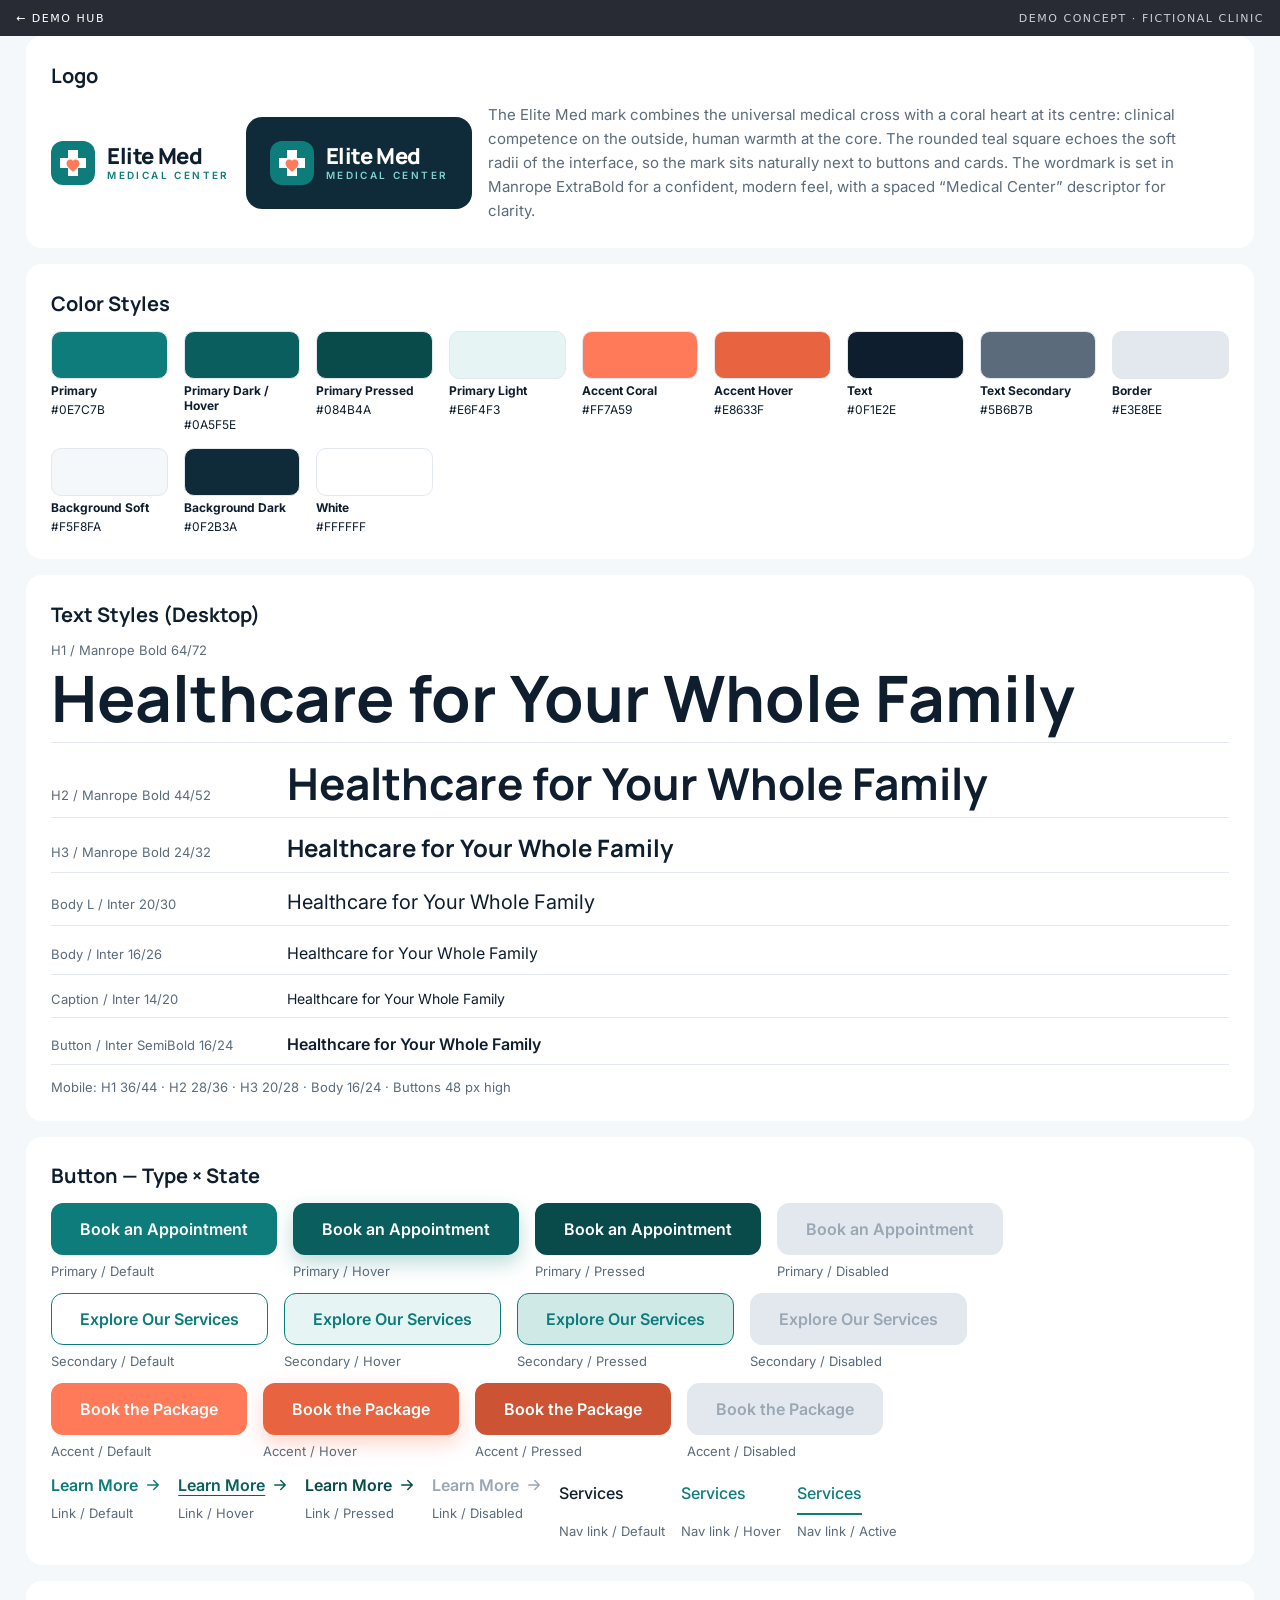
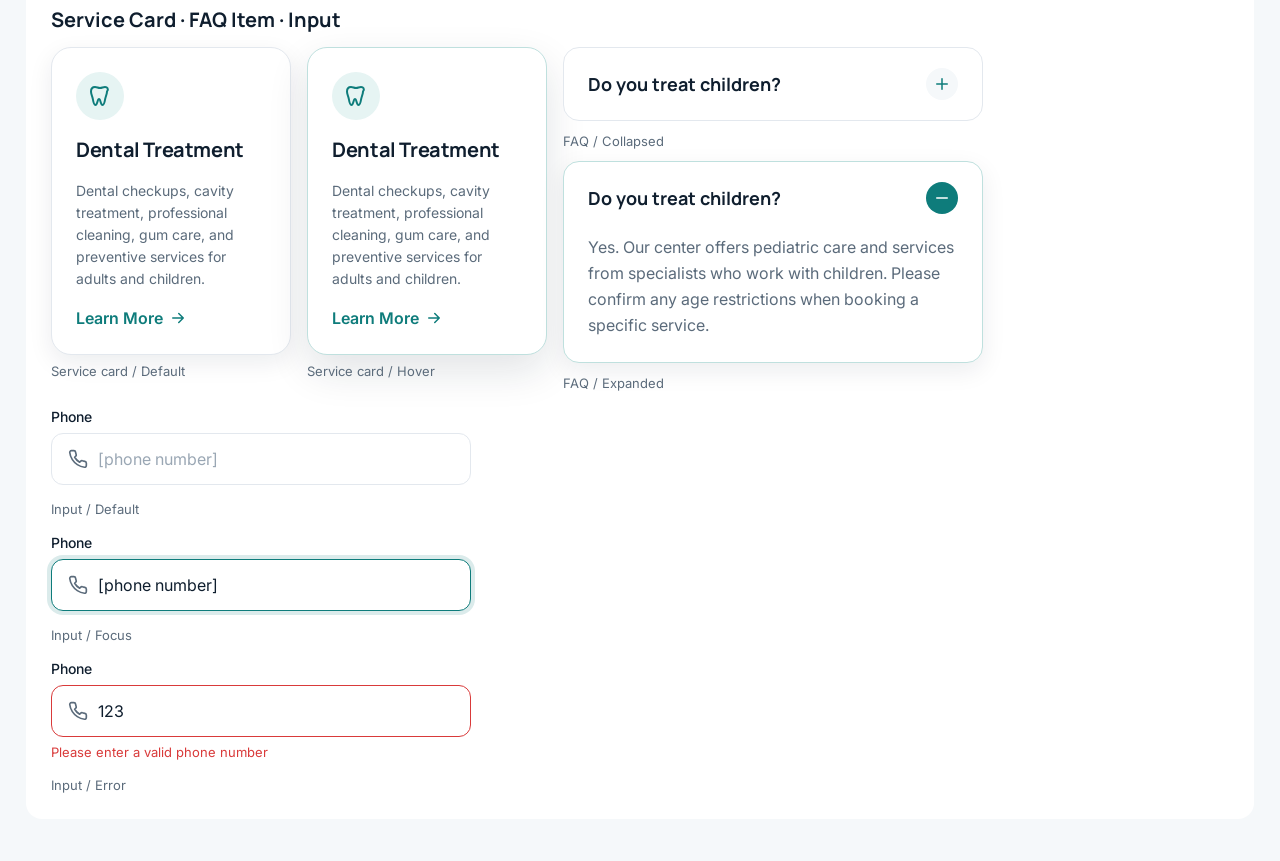
<file: elite-med/styles-components.html>
<!doctype html><html lang="en"><head><meta charset="utf-8"><title>Elite Med — Styles & Components</title>
<link href="https://fonts.googleapis.com/css2?family=Inter:wght@400;500;600&family=Manrope:wght@600;700;800&display=swap" rel="stylesheet">
<link rel="stylesheet" href="styles.css"><style>
body{width:1600px;background:#F5F8FA;padding:80px} .sc-sec{background:#fff;border-radius:24px;padding:48px;margin-bottom:32px;display:flex;flex-direction:column;gap:24px}
.sc-sec h2{font-family:var(--f-head);font-size:28px} .sc-row{display:flex;gap:32px;flex-wrap:wrap;align-items:flex-start} .sc-cell{display:flex;flex-direction:column;gap:8px;align-items:flex-start}
.sc-cap{font-size:13px;color:var(--text-2)} .swatch{display:flex;flex-direction:column;gap:4px;width:160px;font-size:13px} .chip{height:80px;border-radius:16px;border:1px solid var(--border)}
.type-row{display:flex;align-items:baseline;gap:24px;border-bottom:1px solid var(--border);padding-bottom:16px}
</style><link rel="stylesheet" href="/_shared/demo-bar.css"><script src="/_shared/demo-bar.js" data-label='DEMO CONCEPT · FICTIONAL CLINIC' defer></script><link rel="stylesheet" href="uikit-fixes.css"><meta name="viewport" content="width=device-width,initial-scale=1"></head><body id="styles-components">
<section class="sc-sec" id="logo-frame"><h2>Logo</h2><div class="sc-row" style="align-items:center"><a class="logo " id="logo" href="#"><svg class="logo-mark" viewBox="0 0 44 44" aria-label="Elite Med logo"><rect width="44" height="44" rx="12" fill="#0E7C7B"/><path d="M17 9h10v8h8v10h-8v8H17v-8H9V17h8z" fill="#fff"/><path d="M22 30.5s-6.5-3.8-6.5-8.3a3.7 3.7 0 0 1 6.5-2.4 3.7 3.7 0 0 1 6.5 2.4c0 4.5-6.5 8.3-6.5 8.3z" fill="#FF7A59"/></svg><span class="logo-text"><span class="logo-name">Elite Med</span><span class="logo-sub">Medical Center</span></span></a><div style="background:#0F2B3A;padding:24px;border-radius:16px" class="footer"><a class="logo " id="logo" href="#"><svg class="logo-mark" viewBox="0 0 44 44" aria-label="Elite Med logo"><rect width="44" height="44" rx="12" fill="#0E7C7B"/><path d="M17 9h10v8h8v10h-8v8H17v-8H9V17h8z" fill="#fff"/><path d="M22 30.5s-6.5-3.8-6.5-8.3a3.7 3.7 0 0 1 6.5-2.4 3.7 3.7 0 0 1 6.5 2.4c0 4.5-6.5 8.3-6.5 8.3z" fill="#FF7A59"/></svg><span class="logo-text"><span class="logo-name">Elite Med</span><span class="logo-sub">Medical Center</span></span></a></div>
<p class="muted" style="max-width:720px;font-size:15px;line-height:24px">The Elite Med mark combines the universal medical cross with a coral heart at its centre: clinical competence on the outside, human warmth at the core. The rounded teal square echoes the soft radii of the interface, so the mark sits naturally next to buttons and cards. The wordmark is set in Manrope ExtraBold for a confident, modern feel, with a spaced “Medical Center” descriptor for clarity.</p></div></section>
<section class="sc-sec" id="color-styles"><h2>Color Styles</h2><div class="sc-row"><div class="swatch"><div class="chip" style="background:#0E7C7B"></div><b>Primary</b><span>#0E7C7B</span></div><div class="swatch"><div class="chip" style="background:#0A5F5E"></div><b>Primary Dark / Hover</b><span>#0A5F5E</span></div><div class="swatch"><div class="chip" style="background:#084B4A"></div><b>Primary Pressed</b><span>#084B4A</span></div><div class="swatch"><div class="chip" style="background:#E6F4F3"></div><b>Primary Light</b><span>#E6F4F3</span></div><div class="swatch"><div class="chip" style="background:#FF7A59"></div><b>Accent Coral</b><span>#FF7A59</span></div><div class="swatch"><div class="chip" style="background:#E8633F"></div><b>Accent Hover</b><span>#E8633F</span></div><div class="swatch"><div class="chip" style="background:#0F1E2E"></div><b>Text</b><span>#0F1E2E</span></div><div class="swatch"><div class="chip" style="background:#5B6B7B"></div><b>Text Secondary</b><span>#5B6B7B</span></div><div class="swatch"><div class="chip" style="background:#E3E8EE"></div><b>Border</b><span>#E3E8EE</span></div><div class="swatch"><div class="chip" style="background:#F5F8FA"></div><b>Background Soft</b><span>#F5F8FA</span></div><div class="swatch"><div class="chip" style="background:#0F2B3A"></div><b>Background Dark</b><span>#0F2B3A</span></div><div class="swatch"><div class="chip" style="background:#FFFFFF"></div><b>White</b><span>#FFFFFF</span></div></div></section>
<section class="sc-sec" id="text-styles"><h2>Text Styles (Desktop)</h2><div class="type-row"><span class="sc-cap" style="width:280px">H1 / Manrope Bold 64/72</span><span style="font-family:var(--f-head);font-size:64px;line-height:72px;font-weight:700">Healthcare for Your Whole Family</span></div><div class="type-row"><span class="sc-cap" style="width:280px">H2 / Manrope Bold 44/52</span><span style="font-family:var(--f-head);font-size:44px;line-height:52px;font-weight:700">Healthcare for Your Whole Family</span></div><div class="type-row"><span class="sc-cap" style="width:280px">H3 / Manrope Bold 24/32</span><span style="font-family:var(--f-head);font-size:24px;line-height:32px;font-weight:700">Healthcare for Your Whole Family</span></div><div class="type-row"><span class="sc-cap" style="width:280px">Body L / Inter 20/30</span><span style="font-family:var(--f-body);font-size:20px;line-height:30px;font-weight:400">Healthcare for Your Whole Family</span></div><div class="type-row"><span class="sc-cap" style="width:280px">Body / Inter 16/26</span><span style="font-family:var(--f-body);font-size:16px;line-height:26px;font-weight:400">Healthcare for Your Whole Family</span></div><div class="type-row"><span class="sc-cap" style="width:280px">Caption / Inter 14/20</span><span style="font-family:var(--f-body);font-size:14px;line-height:20px;font-weight:400">Healthcare for Your Whole Family</span></div><div class="type-row"><span class="sc-cap" style="width:280px">Button / Inter SemiBold 16/24</span><span style="font-family:var(--f-body);font-size:16px;line-height:24px;font-weight:600">Healthcare for Your Whole Family</span></div><p class="sc-cap">Mobile: H1 36/44 · H2 28/36 · H3 20/28 · Body 16/24 · Buttons 48 px high</p></section>
<section class="sc-sec" id="buttons"><h2>Button — Type × State</h2><div class="sc-row"><div class="sc-cell"><a class="btn btn-primary " href="#">Book an Appointment</a><span class="sc-cap">Primary / Default</span></div><div class="sc-cell"><a class="btn btn-primary is-hover" href="#">Book an Appointment</a><span class="sc-cap">Primary / Hover</span></div><div class="sc-cell"><a class="btn btn-primary is-pressed" href="#">Book an Appointment</a><span class="sc-cap">Primary / Pressed</span></div><div class="sc-cell"><a class="btn btn-primary is-disabled" href="#">Book an Appointment</a><span class="sc-cap">Primary / Disabled</span></div></div><div class="sc-row"><div class="sc-cell"><a class="btn btn-secondary " href="#">Explore Our Services</a><span class="sc-cap">Secondary / Default</span></div><div class="sc-cell"><a class="btn btn-secondary is-hover" href="#">Explore Our Services</a><span class="sc-cap">Secondary / Hover</span></div><div class="sc-cell"><a class="btn btn-secondary is-pressed" href="#">Explore Our Services</a><span class="sc-cap">Secondary / Pressed</span></div><div class="sc-cell"><a class="btn btn-secondary is-disabled" href="#">Explore Our Services</a><span class="sc-cap">Secondary / Disabled</span></div></div><div class="sc-row"><div class="sc-cell"><a class="btn btn-accent " href="#">Book the Package</a><span class="sc-cap">Accent / Default</span></div><div class="sc-cell"><a class="btn btn-accent is-hover" href="#">Book the Package</a><span class="sc-cap">Accent / Hover</span></div><div class="sc-cell"><a class="btn btn-accent is-pressed" href="#">Book the Package</a><span class="sc-cap">Accent / Pressed</span></div><div class="sc-cell"><a class="btn btn-accent is-disabled" href="#">Book the Package</a><span class="sc-cap">Accent / Disabled</span></div></div>
<div class="sc-row"><div class="sc-cell"><a class="link " href="#">Learn More <svg viewBox="0 0 24 24" fill="none" stroke="currentColor" stroke-width="2" stroke-linecap="round" stroke-linejoin="round" aria-hidden="true"><path d="M5 12h14M13 6l6 6-6 6"/></svg></a><span class="sc-cap">Link / Default</span></div><div class="sc-cell"><a class="link is-hover" href="#">Learn More <svg viewBox="0 0 24 24" fill="none" stroke="currentColor" stroke-width="2" stroke-linecap="round" stroke-linejoin="round" aria-hidden="true"><path d="M5 12h14M13 6l6 6-6 6"/></svg></a><span class="sc-cap">Link / Hover</span></div><div class="sc-cell"><a class="link is-pressed" href="#">Learn More <svg viewBox="0 0 24 24" fill="none" stroke="currentColor" stroke-width="2" stroke-linecap="round" stroke-linejoin="round" aria-hidden="true"><path d="M5 12h14M13 6l6 6-6 6"/></svg></a><span class="sc-cap">Link / Pressed</span></div><div class="sc-cell"><a class="link is-disabled" href="#">Learn More <svg viewBox="0 0 24 24" fill="none" stroke="currentColor" stroke-width="2" stroke-linecap="round" stroke-linejoin="round" aria-hidden="true"><path d="M5 12h14M13 6l6 6-6 6"/></svg></a><span class="sc-cap">Link / Disabled</span></div>
<div class="sc-cell"><a class="nav-link " href="#">Services</a><span class="sc-cap">Nav link / Default</span></div><div class="sc-cell"><a class="nav-link is-hover" href="#">Services</a><span class="sc-cap">Nav link / Hover</span></div><div class="sc-cell"><a class="nav-link is-active" href="#">Services</a><span class="sc-cap">Nav link / Active</span></div></div></section>
<section class="sc-sec" id="cards-faq-inputs"><h2>Service Card · FAQ Item · Input</h2><div class="sc-row">
<div class="sc-cell"><article class="card service-card " style="width:240px"><div class="icon-circle"><svg viewBox="0 0 24 24" fill="none" stroke="currentColor" stroke-width="2" stroke-linecap="round" stroke-linejoin="round" aria-hidden="true"><path d="M7 3c-2.2 0-4 1.7-4 4.5 0 2.6 1.3 4.6 1.8 7.4.5 3 1.1 6.1 2.6 6.1 1.6 0 1.9-3 2.6-5 .5-1.4 1.5-1.4 2 0 .7 2 1 5 2.6 5 1.5 0 2.1-3.1 2.6-6.1.5-2.8 1.8-4.8 1.8-7.4C21 4.7 19.2 3 17 3c-2 0-3 1-5 1S9 3 7 3z"/></svg></div><h3 class="h4">Dental Treatment</h3><p>Dental checkups, cavity treatment, professional cleaning, gum care, and preventive services for adults and children.</p><a class="link" href="#">Learn More <svg viewBox="0 0 24 24" fill="none" stroke="currentColor" stroke-width="2" stroke-linecap="round" stroke-linejoin="round" aria-hidden="true"><path d="M5 12h14M13 6l6 6-6 6"/></svg></a></article><span class="sc-cap">Service card / Default</span></div><div class="sc-cell"><article class="card service-card is-hover" style="width:240px"><div class="icon-circle"><svg viewBox="0 0 24 24" fill="none" stroke="currentColor" stroke-width="2" stroke-linecap="round" stroke-linejoin="round" aria-hidden="true"><path d="M7 3c-2.2 0-4 1.7-4 4.5 0 2.6 1.3 4.6 1.8 7.4.5 3 1.1 6.1 2.6 6.1 1.6 0 1.9-3 2.6-5 .5-1.4 1.5-1.4 2 0 .7 2 1 5 2.6 5 1.5 0 2.1-3.1 2.6-6.1.5-2.8 1.8-4.8 1.8-7.4C21 4.7 19.2 3 17 3c-2 0-3 1-5 1S9 3 7 3z"/></svg></div><h3 class="h4">Dental Treatment</h3><p>Dental checkups, cavity treatment, professional cleaning, gum care, and preventive services for adults and children.</p><a class="link" href="#">Learn More <svg viewBox="0 0 24 24" fill="none" stroke="currentColor" stroke-width="2" stroke-linecap="round" stroke-linejoin="round" aria-hidden="true"><path d="M5 12h14M13 6l6 6-6 6"/></svg></a></article><span class="sc-cap">Service card / Hover</span></div>
<div class="sc-cell" style="width:520px;gap:12px"><div class="faq-item" style="width:100%"><div class="faq-q">Do you treat children?<span class="faq-toggle"><svg viewBox="0 0 24 24" fill="none" stroke="currentColor" stroke-width="2" stroke-linecap="round" stroke-linejoin="round" aria-hidden="true"><path d="M12 5v14M5 12h14"/></svg></span></div></div><span class="sc-cap">FAQ / Collapsed</span>
<div class="faq-item is-open" style="width:100%"><div class="faq-q">Do you treat children?<span class="faq-toggle"><svg viewBox="0 0 24 24" fill="none" stroke="currentColor" stroke-width="2" stroke-linecap="round" stroke-linejoin="round" aria-hidden="true"><path d="M5 12h14"/></svg></span></div><p class="faq-a">Yes. Our center offers pediatric care and services from specialists who work with children. Please confirm any age restrictions when booking a specific service.</p></div><span class="sc-cap">FAQ / Expanded</span></div>
<div class="sc-cell" style="width:320px;gap:16px"><div class="input" style="width:100%"><label>Phone</label><div class="field"><svg viewBox="0 0 24 24" fill="none" stroke="currentColor" stroke-width="2" stroke-linecap="round" stroke-linejoin="round" aria-hidden="true"><path d="M22 16.9v3a2 2 0 0 1-2.2 2 19.8 19.8 0 0 1-8.6-3.1 19.5 19.5 0 0 1-6-6A19.8 19.8 0 0 1 2.1 4.2 2 2 0 0 1 4.1 2h3a2 2 0 0 1 2 1.7c.1 1 .4 1.9.7 2.8a2 2 0 0 1-.5 2.1L8 9.9a16 16 0 0 0 6 6l1.3-1.3a2 2 0 0 1 2.1-.4c.9.3 1.8.6 2.8.7a2 2 0 0 1 1.7 2z"/></svg>[phone number]</div></div><span class="sc-cap">Input / Default</span>
<div class="input is-focus" style="width:100%"><label>Phone</label><div class="field"><svg viewBox="0 0 24 24" fill="none" stroke="currentColor" stroke-width="2" stroke-linecap="round" stroke-linejoin="round" aria-hidden="true"><path d="M22 16.9v3a2 2 0 0 1-2.2 2 19.8 19.8 0 0 1-8.6-3.1 19.5 19.5 0 0 1-6-6A19.8 19.8 0 0 1 2.1 4.2 2 2 0 0 1 4.1 2h3a2 2 0 0 1 2 1.7c.1 1 .4 1.9.7 2.8a2 2 0 0 1-.5 2.1L8 9.9a16 16 0 0 0 6 6l1.3-1.3a2 2 0 0 1 2.1-.4c.9.3 1.8.6 2.8.7a2 2 0 0 1 1.7 2z"/></svg>[phone number]</div></div><span class="sc-cap">Input / Focus</span>
<div class="input is-error" style="width:100%"><label>Phone</label><div class="field"><svg viewBox="0 0 24 24" fill="none" stroke="currentColor" stroke-width="2" stroke-linecap="round" stroke-linejoin="round" aria-hidden="true"><path d="M22 16.9v3a2 2 0 0 1-2.2 2 19.8 19.8 0 0 1-8.6-3.1 19.5 19.5 0 0 1-6-6A19.8 19.8 0 0 1 2.1 4.2 2 2 0 0 1 4.1 2h3a2 2 0 0 1 2 1.7c.1 1 .4 1.9.7 2.8a2 2 0 0 1-.5 2.1L8 9.9a16 16 0 0 0 6 6l1.3-1.3a2 2 0 0 1 2.1-.4c.9.3 1.8.6 2.8.7a2 2 0 0 1 1.7 2z"/></svg>123</div><span class="hint">Please enter a valid phone number</span></div><span class="sc-cap">Input / Error</span></div>
</div></section></body></html>
</file>
<file: _shared/demo-bar.css>
/* Reusable Demo hub bar: <link rel="stylesheet" href="/_shared/demo-bar.css"><script src="/_shared/demo-bar.js" defer></script> */
:root{--demo-bar-h:36px}
html body{padding-top:var(--demo-bar-h)!important}
.demo-bar{position:fixed;top:0;left:0;right:0;height:var(--demo-bar-h);z-index:2147483000;display:flex;align-items:center;gap:16px;padding:0 16px;background:rgba(22,26,34,.92);backdrop-filter:blur(6px);color:#c9ced8;font:500 11px/1 system-ui,-apple-system,"Segoe UI",sans-serif;letter-spacing:.14em;text-transform:uppercase;box-sizing:border-box}
.demo-bar a{color:#fff;text-decoration:none;white-space:nowrap}
.demo-bar a:hover{text-decoration:underline}
.demo-bar span{overflow:hidden;text-overflow:ellipsis;white-space:nowrap;margin-left:auto}
@media (max-width:600px){.demo-bar .en{display:none}.demo-bar{letter-spacing:.08em;gap:10px;padding:0 12px}}
</file>
<file: elite-med/styles.css>
/* Elite Med — design tokens & components (shared) */
:root{
  --primary:#0E7C7B;--primary-dark:#0A5F5E;--primary-press:#084B4A;--primary-light:#E6F4F3;
  --accent:#FF7A59;--accent-dark:#E8633F;--accent-press:#CC5434;--accent-light:#FFF1EC;
  --text:#0F1E2E;--text-2:#5B6B7B;--border:#E3E8EE;--bg:#FFFFFF;--bg-soft:#F5F8FA;--bg-dark:#0F2B3A;
  --disabled-bg:#E3E8EE;--disabled-text:#9AA7B4;
  --r-btn:12px;--r-card:20px;--r-photo:24px;--r-pill:999px;
  --sh-card:0 8px 24px rgba(15,30,46,.08);--sh-hover:0 16px 40px rgba(15,30,46,.12);
  --f-head:'Manrope',sans-serif;--f-body:'Inter',sans-serif;
}
*{box-sizing:border-box;margin:0;padding:0}
body{font-family:var(--f-body);color:var(--text);background:var(--bg);-webkit-font-smoothing:antialiased}
img{display:block;max-width:100%}
a{color:inherit;text-decoration:none}
ul{list-style:none}
.container{margin:0 auto;display:flex;flex-direction:column}
.h1,.h2,.h3,.h4{font-family:var(--f-head);font-weight:700;letter-spacing:-.02em}
.eyebrow{font-family:var(--f-body);font-weight:600;font-size:14px;line-height:20px;letter-spacing:.12em;text-transform:uppercase;color:var(--primary)}
.muted{color:var(--text-2)}

/* Buttons */
.btn{display:inline-flex;align-items:center;justify-content:center;gap:8px;height:52px;padding:0 28px;border-radius:var(--r-btn);
 font-family:var(--f-body);font-weight:600;font-size:16px;line-height:24px;border:1.5px solid transparent;cursor:pointer;white-space:nowrap;transition:background .15s,box-shadow .15s}
.btn svg{width:20px;height:20px}
.btn-primary{background:var(--primary);color:#fff}
.btn-primary:hover,.btn-primary.is-hover{background:var(--primary-dark);box-shadow:0 8px 20px rgba(14,124,123,.28)}
.btn-primary:active,.btn-primary.is-pressed{background:var(--primary-press);box-shadow:none}
.btn-secondary{background:#fff;color:var(--primary);border-color:var(--primary)}
.btn-secondary:hover,.btn-secondary.is-hover{background:var(--primary-light)}
.btn-secondary:active,.btn-secondary.is-pressed{background:#CFE9E7}
.btn-accent{background:var(--accent);color:#fff}
.btn-accent:hover,.btn-accent.is-hover{background:var(--accent-dark);box-shadow:0 8px 20px rgba(255,122,89,.32)}
.btn-accent:active,.btn-accent.is-pressed{background:var(--accent-press);box-shadow:none}
.btn-ghost-light{background:transparent;color:#fff;border-color:rgba(255,255,255,.5)}
.btn-ghost-light:hover,.btn-ghost-light.is-hover{background:rgba(255,255,255,.1);border-color:#fff}
.btn.is-disabled,.btn:disabled{background:var(--disabled-bg);color:var(--disabled-text);border-color:var(--disabled-bg);box-shadow:none;cursor:not-allowed}
.link{display:inline-flex;align-items:center;gap:6px;font-weight:600;font-size:16px;line-height:24px;color:var(--primary)}
.link svg{width:18px;height:18px}
.link:hover,.link.is-hover{color:var(--primary-dark);text-decoration:underline;text-underline-offset:4px}
.link:active,.link.is-pressed{color:var(--primary-press)}
.link.is-disabled{color:var(--disabled-text)}

/* Logo */
.logo{display:flex;align-items:center;gap:12px}
.logo-mark{width:44px;height:44px;flex:none}
.logo-text{display:flex;flex-direction:column}
.logo-name{font-family:var(--f-head);font-weight:800;font-size:22px;line-height:24px;letter-spacing:-.02em;color:var(--text)}
.logo-sub{font-size:10px;line-height:14px;font-weight:600;letter-spacing:.24em;color:var(--primary);text-transform:uppercase}

/* Header */
.site-header{background:#fff;border-bottom:1px solid var(--border)}
.header-inner{flex-direction:row;align-items:center;justify-content:space-between;height:88px}
.nav{display:flex;gap:32px}
.nav-link{font-weight:500;font-size:16px;line-height:24px;color:var(--text);padding:8px 0;border-bottom:2px solid transparent}
.nav-link:hover,.nav-link.is-hover{color:var(--primary)}
.nav-link.is-active{color:var(--primary);border-bottom-color:var(--primary)}
.header-actions{display:flex;align-items:center;gap:24px}
.header-phone{display:flex;align-items:center;gap:8px;font-weight:600;font-size:16px}
.header-phone svg{width:20px;height:20px;color:var(--primary)}

/* Common blocks */
.section{display:flex;flex-direction:column}
.section-alt{background:var(--bg-soft)}
.section-head{display:flex;flex-direction:column;gap:16px;align-items:center;text-align:center}
.icon-circle{width:48px;height:48px;border-radius:50%;background:var(--primary-light);color:var(--primary);display:flex;align-items:center;justify-content:center;flex:none}
.icon-circle svg{width:24px;height:24px}
.ai-label{position:absolute;left:16px;bottom:16px;background:rgba(15,30,46,.72);color:#fff;font-size:11px;line-height:16px;font-weight:600;letter-spacing:.04em;padding:4px 10px;border-radius:var(--r-pill)}
.photo{position:relative;border-radius:var(--r-photo);overflow:hidden}
.photo img{width:100%;height:100%;object-fit:cover}
.card{background:#fff;border:1px solid var(--border);border-radius:var(--r-card);box-shadow:var(--sh-card)}
.badge{display:inline-flex;align-items:center;gap:8px;border-radius:var(--r-pill);font-weight:600;font-size:14px;line-height:20px;padding:6px 14px}
.badge-accent{background:var(--accent);color:#fff}
.badge-soft{background:var(--primary-light);color:var(--primary)}

/* Hero */
.hero{background:linear-gradient(180deg,#F5F8FA 0%,#FFFFFF 100%)}
.hero-copy{display:flex;flex-direction:column}
.hero-ctas{display:flex;gap:16px}
.trust-list{display:flex;gap:24px}
.trust-item{display:flex;align-items:center;gap:8px;font-weight:500;font-size:14px;line-height:20px;color:var(--text)}
.trust-item svg{width:20px;height:20px;color:var(--primary)}
.hero-tagline{display:flex;align-items:center;gap:12px;font-size:16px;line-height:26px;color:var(--text-2);padding-top:24px;border-top:1px solid var(--border)}
.hero-media{position:relative}
.float-card{position:absolute;display:flex;align-items:center;gap:16px;background:#fff;border-radius:16px;padding:16px 20px;box-shadow:var(--sh-hover)}
.float-card .t{font-weight:600;font-size:14px;line-height:20px}
.float-card .s{font-size:13px;line-height:18px;color:var(--text-2)}

/* Services */
.service-card{display:flex;flex-direction:column;gap:16px;padding:24px;transition:box-shadow .2s,border-color .2s}
.service-card:hover,.service-card.is-hover{box-shadow:var(--sh-hover);border-color:#BFE0DE}
.service-card .h4{font-size:20px;line-height:28px}
.service-card p{font-size:14px;line-height:22px;color:var(--text-2);flex:1}

/* About + steps */
.steps{display:flex;flex-direction:column;position:relative}
.step{display:flex;gap:20px;position:relative}
.step-num{width:48px;height:48px;border-radius:50%;background:var(--primary);color:#fff;font-family:var(--f-head);font-weight:700;font-size:16px;display:flex;align-items:center;justify-content:center;flex:none;position:relative;z-index:1;box-shadow:0 0 0 6px var(--primary-light)}
.step-line{position:absolute;left:23px;top:48px;bottom:-24px;width:2px;background:repeating-linear-gradient(180deg,#9FD0CD 0 6px,transparent 6px 12px)}
.step-body{display:flex;flex-direction:column;gap:6px}
.step-body .h4{font-size:20px;line-height:28px}
.step-body p{font-size:16px;line-height:26px;color:var(--text-2)}

/* Doctors */
.doctor-card{display:flex;flex-direction:column;overflow:hidden}
.doctor-photo{position:relative;aspect-ratio:3/4;overflow:hidden;background:var(--bg-soft)}
.doctor-photo img{width:100%;height:100%;object-fit:cover}
.doctor-info{display:flex;flex-direction:column;gap:8px;padding:24px}
.doctor-info .h4{font-size:20px;line-height:28px}
.doctor-info p{font-size:14px;line-height:22px;color:var(--text-2)}

/* Reviews */
.review-card{display:flex;flex-direction:column;gap:20px;padding:32px}
.stars{display:flex;gap:4px;color:var(--accent)}
.stars svg{width:20px;height:20px}
.quote{font-size:17px;line-height:28px;color:var(--text)}
.reviewer{display:flex;align-items:center;gap:12px;padding-top:20px;border-top:1px solid var(--border)}
.avatar{width:48px;height:48px;border-radius:50%;background:var(--primary-light);color:var(--primary);display:flex;align-items:center;justify-content:center;font-family:var(--f-head);font-weight:700}
.avatar svg{width:24px;height:24px}
.quote-mark{font-family:var(--f-head);font-size:64px;line-height:40px;color:var(--primary-light);font-weight:800;height:32px}

/* Offer */
.offer-main{position:relative;overflow:hidden;background:linear-gradient(120deg,#FF7A59 0%,#FF9473 100%);color:#fff;border-radius:28px}
.offer-main .muted-light{color:rgba(255,255,255,.88)}
.price-box{display:flex;flex-direction:column;gap:4px;background:#fff;color:var(--text);border-radius:var(--r-card);padding:24px}
.price-now{font-family:var(--f-head);font-weight:800;font-size:32px;line-height:40px;color:var(--accent-dark)}
.price-old{font-size:16px;line-height:24px;color:var(--text-2);text-decoration:line-through}
.btn-white{background:#fff;color:var(--accent-dark)}
.btn-white:hover,.btn-white.is-hover{background:#FFF1EC}
.offer-alt{display:flex;flex-direction:column;gap:16px;padding:32px}
.deco-circle{position:absolute;border-radius:50%;background:rgba(255,255,255,.12)}

/* FAQ */
.faq-list{display:flex;flex-direction:column;gap:12px}
.faq-item{background:#fff;border:1px solid var(--border);border-radius:16px}
.faq-q{display:flex;align-items:center;justify-content:space-between;gap:16px;padding:20px 24px;font-family:var(--f-head);font-weight:700;font-size:18px;line-height:26px;cursor:pointer}
.faq-q:hover,.faq-item.is-hover .faq-q{color:var(--primary)}
.faq-toggle{width:32px;height:32px;border-radius:50%;background:var(--bg-soft);color:var(--primary);display:flex;align-items:center;justify-content:center;flex:none}
.faq-toggle svg{width:18px;height:18px}
.faq-item.is-open{border-color:#BFE0DE;box-shadow:var(--sh-card)}
.faq-item.is-open .faq-toggle{background:var(--primary);color:#fff}
.faq-a{padding:0 24px 24px;font-size:16px;line-height:26px;color:var(--text-2)}
.faq-aside{display:flex;flex-direction:column;gap:16px;padding:32px;background:var(--primary-light);border-radius:var(--r-card)}

/* Final CTA */
.final{background:var(--bg-dark);color:#fff;position:relative;overflow:hidden}
.final .muted-light{color:rgba(255,255,255,.76)}
.callback{display:flex;flex-direction:column;gap:16px;padding:32px;background:#fff;color:var(--text);border-radius:var(--r-card);box-shadow:var(--sh-hover)}
.input{display:flex;flex-direction:column;gap:6px}
.input label{font-size:14px;line-height:20px;font-weight:500}
.input .field{height:52px;border:1.5px solid var(--border);border-radius:var(--r-btn);padding:0 16px;display:flex;align-items:center;gap:10px;font-size:16px;color:var(--disabled-text);background:#fff}
.input .field svg{width:20px;height:20px;color:var(--text-2)}
.input.is-focus .field{border-color:var(--primary);box-shadow:0 0 0 4px rgba(14,124,123,.15);color:var(--text)}
.input.is-error .field{border-color:#D93A3A;color:var(--text)}
.input .hint{font-size:13px;line-height:18px;color:#D93A3A}

/* Footer */
.footer{background:#0B2230;color:rgba(255,255,255,.76)}
.footer .logo-name{color:#fff}
.footer .logo-sub{color:#7FD1CE}
.footer-col{display:flex;flex-direction:column;gap:12px;font-size:15px;line-height:22px}
.footer-col h4{font-family:var(--f-head);font-size:16px;line-height:24px;color:#fff;font-weight:700;margin-bottom:4px}
.footer-col a:hover{color:#fff}
.socials{display:flex;gap:12px}
.social{width:40px;height:40px;border-radius:50%;background:rgba(255,255,255,.08);display:flex;align-items:center;justify-content:center;color:#fff}
.social svg{width:18px;height:18px}
.footer-bottom{display:flex;justify-content:space-between;gap:24px;border-top:1px solid rgba(255,255,255,.12);font-size:14px;line-height:20px}
.disclaimer{font-size:13px;line-height:20px;color:rgba(255,255,255,.6);display:flex;gap:12px;background:rgba(255,255,255,.04);border-radius:16px;padding:16px 20px}
.disclaimer svg{width:20px;height:20px;flex:none;color:#7FD1CE}
</file>
<file: elite-med/banners.css>
body{margin:0}
.banner{position:relative;overflow:hidden;background:#fff;font-family:var(--f-body)}
.b-btn{height:96px;padding:0 48px;font-size:32px;line-height:40px;border-radius:20px;gap:16px}
.b-btn svg{width:36px;height:36px}
.banner .logo-mark{width:72px;height:72px}
.banner .logo-name{font-size:38px;line-height:42px}
.banner .logo-sub{font-size:15px;line-height:20px}
/* Square 1080 */
.banner-square{width:1080px;height:1080px;background:linear-gradient(180deg,#F5F8FA,#E6F4F3)}
.b1-photo{position:absolute;right:0;top:0;width:594px;height:960px;border-bottom-left-radius:48px;overflow:hidden}
.b1-photo img{width:100%;height:100%;object-fit:cover;object-position:18% 50%}
.b1-photo .ai-label{left:auto;right:24px;bottom:24px;font-size:16px;padding:6px 14px}
.b1-content{position:absolute;left:80px;top:80px;width:560px;height:800px;display:flex;flex-direction:column;justify-content:space-between}
.b1-text{display:flex;flex-direction:column;gap:32px;align-items:flex-start;background:rgba(255,255,255,.94);padding:40px;margin-left:-40px;border-radius:32px;box-shadow:0 16px 40px rgba(15,30,46,.12)}
.b1-title{font-family:var(--f-head);font-weight:800;font-size:72px;line-height:78px;letter-spacing:-.02em;color:var(--text)}
.b1-title span{color:var(--primary)}
.b1-offer{font-size:30px;line-height:42px;color:var(--text-2)}
.b1-strip{position:absolute;left:0;bottom:0;width:1080px;height:120px;background:var(--bg-dark);color:#fff;display:flex;align-items:center;gap:56px;padding:0 80px;font-size:28px;font-weight:600}
.b1-strip span{display:flex;align-items:center;gap:14px}
.b1-strip svg{width:32px;height:32px;color:#7FD1CE}
/* Stories 1080x1920 */
.banner-stories{width:1080px;height:1920px;background:#FFF1EC}
.b2-photo{position:absolute;left:0;top:0;width:1080px;height:1100px}
.b2-photo img{width:100%;height:100%;object-fit:cover;object-position:50% 12%}
.b2-ai{left:auto;right:48px;top:270px;bottom:auto;font-size:18px;padding:8px 16px}
.b2-logo{position:absolute;left:64px;top:260px;background:#fff;border-radius:24px;padding:20px 28px;box-shadow:0 16px 40px rgba(15,30,46,.12)}
.b2-card{position:absolute;left:64px;bottom:250px;width:952px;background:#fff;border-radius:32px;box-shadow:0 24px 64px rgba(15,30,46,.16);padding:64px;display:flex;flex-direction:column;gap:32px}
.b2-badge{align-self:flex-start;font-size:24px;line-height:32px;padding:10px 24px}
.b2-badge svg{width:26px;height:26px}
.b2-title{font-family:var(--f-head);font-weight:800;font-size:80px;line-height:88px;letter-spacing:-.02em;color:var(--text)}
.b2-offer{font-size:32px;line-height:46px;color:var(--text-2)}
.b2-price{display:flex;justify-content:space-between;align-items:flex-end;padding:28px 32px;border-radius:24px;background:#FFF1EC}
.b2-plabel{font-size:24px;line-height:32px;color:var(--text-2)}
.b2-pnow{font-family:var(--f-head);font-weight:800;font-size:64px;line-height:72px;color:var(--accent-dark)}
.b2-pold{font-size:24px;line-height:34px;color:var(--text-2);text-align:right}
.b2-btn{width:100%;flex:none}
.b2-card>*{flex:none}
</file>
<file: elite-med/banner-fit.css>
html,body{height:100%;overflow:hidden;background:#e9edf1}
.bfit{position:fixed;top:var(--demo-bar-h,36px);left:0;right:0;bottom:0;display:flex;align-items:center;justify-content:center}
.bfit>.banner{flex:none;transform-origin:center center}
</file>
<file: elite-med/desktop.css>
/* Desktop 1920 — container 1200, 12 col, gutter 24, sections 120 */
body.desktop{width:1920px}
.desktop .container{width:1200px}
.desktop .section{padding:120px 0}
.desktop .h1{font-size:64px;line-height:72px}
.desktop .h2{font-size:44px;line-height:52px}
.desktop .h3{font-size:24px;line-height:32px}
.desktop .body-l{font-size:20px;line-height:30px}
.desktop .section-head{max-width:760px;margin:0 auto 64px}
/* hero */
.desktop .hero{padding:96px 0 120px}
.desktop .hero-grid{display:flex;flex-direction:row;gap:72px;align-items:center}
.desktop .hero-copy{width:520px;gap:32px;flex:none}
.desktop .hero-media{width:608px;height:600px;flex:none}
.desktop .hero-media .photo{width:608px;height:600px}
.desktop .float-1{left:-48px;bottom:56px}
.desktop .float-2{right:-32px;top:48px}
/* services */
.desktop .services-grid{display:grid;grid-template-columns:repeat(5,1fr);gap:24px}
.desktop .section-cta{display:flex;justify-content:center;margin-top:48px}
/* about */
.desktop .about-grid{display:flex;flex-direction:row;gap:72px;align-items:flex-start}
.desktop .about-left{width:564px;display:flex;flex-direction:column;gap:32px;flex:none}
.desktop .about-left .photo{height:380px}
.desktop .about-right{width:564px;display:flex;flex-direction:column;gap:32px;flex:none}
.desktop .steps{gap:24px}
/* doctors */
.desktop .doctors-grid{display:grid;grid-template-columns:repeat(4,1fr);gap:24px}
/* reviews */
.desktop .reviews-grid{display:grid;grid-template-columns:repeat(3,1fr);gap:24px}
/* offer */
.desktop .offer-grid{display:flex;flex-direction:row;gap:24px}
.desktop .offer-main{flex:1;padding:56px;display:flex;flex-direction:row;gap:48px;align-items:center}
.desktop .offer-copy{display:flex;flex-direction:column;gap:20px;flex:1}
.desktop .offer-side{width:300px;display:flex;flex-direction:column;gap:16px;flex:none}
.desktop .offer-alt{width:340px;flex:none}
/* faq */
.desktop .faq-grid{display:flex;flex-direction:row;gap:72px;align-items:flex-start}
.desktop .faq-head{width:384px;display:flex;flex-direction:column;gap:24px;flex:none}
.desktop .faq-list{flex:1}
/* final */
.desktop .final{padding:120px 0}
.desktop .final-grid{display:flex;flex-direction:row;gap:72px;align-items:center}
.desktop .final-copy{flex:1;display:flex;flex-direction:column;gap:32px}
.desktop .callback{width:440px;flex:none}
.desktop .final-photo{position:absolute;right:0;top:0;width:640px;height:100%;opacity:.18}
.desktop .final-photo img{width:100%;height:100%;object-fit:cover}
/* footer */
.desktop .footer{padding:80px 0 40px}
.desktop .footer-top{display:flex;flex-direction:row;gap:48px;padding-bottom:48px}
.desktop .footer-brand{width:300px;display:flex;flex-direction:column;gap:24px;flex:none}
.desktop .footer-cols{display:flex;flex:1;gap:48px;justify-content:space-between}
.desktop .footer-bottom{padding-top:32px;margin-top:32px}

.desktop .nav{gap:36px}
.desktop .hero-media .photo img{object-position:42% 50%}
</file>
<file: elite-med/fixes.css>
/* Responsive overrides (2026-10-26) */
html,body{overflow-x:hidden}
/* desktop landing: fluid */
body.desktop{width:auto;max-width:100%}
.desktop .container{width:min(1200px,calc(100% - 48px))}
.desktop .h1{font-size:clamp(38px,4.4vw,64px);line-height:1.12}
.desktop .h2{font-size:clamp(30px,3.1vw,44px);line-height:1.18}
.desktop .section,.desktop .final{padding:clamp(64px,8vw,120px) 0}
.desktop .hero{padding:clamp(40px,5vw,96px) 0 clamp(56px,7vw,120px)}
.desktop .hero-grid,.desktop .about-grid,.desktop .faq-grid,.desktop .final-grid{gap:clamp(32px,4.5vw,72px)}
.desktop .hero-copy{width:auto;flex:1 1 46%;min-width:0}
.desktop .hero-media{width:auto;flex:1 1 50%;min-width:0;height:clamp(380px,42vw,600px)}
.desktop .hero-media .photo{width:100%;height:100%}
.desktop .float-1{left:-16px}.desktop .float-2{right:-8px}
.desktop .about-left,.desktop .about-right{width:auto;flex:1 1 0;min-width:0}
.desktop .faq-head{width:clamp(260px,30%,384px)}
.desktop .callback{width:clamp(320px,36%,440px)}
.desktop .final-photo{width:50%}
.desktop .services-grid{grid-template-columns:repeat(auto-fit,minmax(180px,1fr))}
.desktop .doctors-grid{grid-template-columns:repeat(auto-fit,minmax(200px,1fr))}
.desktop .offer-grid{flex-wrap:wrap}.desktop .offer-main{min-width:0;padding:clamp(32px,4vw,56px);gap:clamp(24px,3vw,48px)}
.desktop .offer-side{width:clamp(220px,24vw,300px)}
.desktop .footer-brand{width:clamp(220px,24vw,300px)}
.desktop .footer-cols{gap:24px;flex-wrap:wrap}
.desktop .header-inner{gap:16px}.desktop .nav{gap:clamp(14px,2vw,36px)}
.desktop img{max-width:100%}
@media (max-width:1200px){.desktop .offer-alt{width:100%}.desktop .nav{font-size:14px}}
/* mobile landing */
body.mobile{width:auto;max-width:480px;margin:0 auto}
.mobile .container{width:100%}
.m-hero-img{height:150px;border-radius:20px;overflow:hidden;margin:16px 20px 0}
.m-hero-img img{width:100%;height:100%;object-fit:cover;object-position:50% 25%;display:block}
.desktop .nav a{white-space:nowrap}
@media (max-width:1240px){.desktop .header-inner [href^="tel"],.desktop .header-phone{display:none}.desktop .float-2{right:12px}}
/* round 2 */
.desktop .services-grid{grid-template-columns:repeat(5,minmax(0,1fr));gap:clamp(12px,1.6vw,24px)}
@media (max-width:900px){.desktop .services-grid{grid-template-columns:repeat(2,minmax(0,1fr))}}
@media (max-width:1180px){.desktop .service-card{padding:20px}.desktop .service-card .icon-circle{width:80px;height:80px}.desktop .service-card .icon-circle svg{width:40px;height:40px}}
.service-card .icon-circle{width:96px;height:96px}.service-card .icon-circle svg{width:48px;height:48px}
.mobile .service-card .icon-circle{width:72px;height:72px}.mobile .service-card .icon-circle svg{width:36px;height:36px}
.desktop .about-grid{align-items:stretch}
.desktop .about-left .photo{flex:1 1 auto;height:auto;min-height:260px}
.desktop .about-left .photo img{width:100%;height:100%;object-fit:cover;position:absolute;inset:0}
.doctors-grid{align-items:stretch}.doctor-card{height:100%}
.doctor-info{flex:1 1 auto}.doctor-info .link{margin-top:auto;padding-top:8px}
.doctor-photo img{object-position:50% 15%}
.reviews-grid{align-items:stretch}.review-card{height:100%}.review-card .reviewer{margin-top:auto}
.mobile .services-grid.collapsed .service-card:nth-child(n+4){display:none}
@media (max-width:1180px){.desktop .service-card{padding:20px}.desktop .service-card .icon-circle{width:80px;height:80px}.desktop .service-card .icon-circle svg{width:40px;height:40px}}
</file>
<file: elite-med/round3.css>
/* round 3: interactions, real form, responsive header */
html{scroll-behavior:smooth}
section[id],footer[id]{scroll-margin-top:calc(var(--demo-bar-h,36px) + 12px)}
.hero-usp{font-size:17px;line-height:27px;color:var(--text-2);margin:14px 0 0;max-width:560px}
.hero-usp strong{color:var(--text);font-weight:600}
.sample-tag{align-self:flex-start;display:inline-block;font:600 11px/1 Inter,system-ui,sans-serif;letter-spacing:.08em;text-transform:uppercase;color:var(--text-2);background:var(--bg-soft,#eef5f4);border:1px dashed #b9cfcd;border-radius:999px;padding:5px 9px;margin-bottom:10px}
.review-card{position:relative}
/* form */
.callback{max-width:100%;box-sizing:border-box;min-width:0}
.callback .input input.field,.callback .input select.field{width:100%;box-sizing:border-box;font:inherit;font-size:16px;color:var(--text);outline:none;-webkit-appearance:none;appearance:none}
.callback select.field{background:#fff url('data:image/svg+xml;utf8,<svg xmlns="http://www.w3.org/2000/svg" viewBox="0 0 24 24" fill="none" stroke="%235b6475" stroke-width="2"><path d="M6 9l6 6 6-6"/></svg>') no-repeat right 14px center/18px;padding-right:40px}
.callback .input .field:focus{border-color:var(--primary);box-shadow:0 0 0 4px rgba(14,124,123,.15)}
.callback .input .field::placeholder{color:var(--disabled-text,#9aa1ad)}
.callback button.btn{border:0;cursor:pointer;font:inherit;font-weight:600;width:100%;justify-content:center}
.callback.is-sent .input,.callback.is-sent button{display:none}
.cb-success{display:flex;flex-direction:column;gap:6px;padding:16px;border-radius:14px;background:#e7f5f3;border:1px solid #bfe0de;color:var(--text)}
.cb-success[hidden]{display:none}.cb-success strong{color:var(--primary)}.cb-success small{color:var(--text-2);font-size:13px}
/* FAQ */
.faq-a[hidden]{display:none}.faq-q:focus-visible{outline:2px solid var(--primary);outline-offset:2px;border-radius:12px}
/* menu */
.r3-menu{position:absolute;left:0;right:0;top:100%;z-index:50;background:#fff;border-bottom:1px solid var(--border);box-shadow:0 12px 24px rgba(16,40,40,.08);display:flex;flex-direction:column;padding:8px 20px 16px}
.r3-menu[hidden]{display:none}
.r3-menu a{padding:14px 4px;border-bottom:1px solid var(--border);color:var(--text);text-decoration:none;font-weight:600}
.r3-menu a:last-child{border-bottom:0;color:var(--primary)}
.site-header{position:relative}
.menu-btn{cursor:pointer}.menu-btn.is-open{border-color:var(--primary);color:var(--primary)}
.r3-menu-btn{display:none;background:#fff;color:var(--text);width:44px;height:44px;border-radius:12px;border:1px solid var(--border);align-items:center;justify-content:center;flex:none}
.r3-menu-btn svg{width:22px;height:22px}
/* desktop page responsiveness */
.desktop .header-inner{min-width:0;flex-wrap:nowrap}
.desktop .header-actions{flex:none;min-width:0}
.desktop .btn{white-space:nowrap}
@media (max-width:1100px){.desktop .nav{gap:14px;font-size:14px}.desktop #header-cta{padding-left:16px;padding-right:16px}}
@media (max-width:960px){.desktop .nav{display:none}.desktop .r3-menu-btn{display:flex}.desktop .header-actions{margin-left:auto}
.desktop .hero-grid,.desktop .about-grid,.desktop .faq-grid,.desktop .final-grid,.desktop .offer-grid{flex-direction:column;align-items:stretch}
.desktop .hero-media{flex:none;width:100%;height:420px}.desktop .faq-head,.desktop .callback,.desktop .offer-side,.desktop .footer-brand{width:100%}
.desktop .final-photo{display:none}.desktop .reviews-grid{grid-template-columns:1fr 1fr}.desktop .doctors-grid{grid-template-columns:1fr 1fr}}
@media (max-width:560px){.desktop #header-cta{display:none}.desktop .services-grid,.desktop .reviews-grid,.desktop .doctors-grid{grid-template-columns:1fr}}
/* decorative photo must never block the form */
.final-photo{pointer-events:none;z-index:0}.final .container,.final-grid{position:relative;z-index:1}
@media (max-width:960px){.desktop .offer-main{flex-direction:column;align-items:stretch;width:100%;box-sizing:border-box}.desktop .offer-side{width:100%}
.desktop .footer-top{flex-direction:column}.desktop .footer-cols{flex-wrap:wrap;min-width:0}.desktop .footer-col{min-width:0;flex:1 1 180px}}
</file>
<file: elite-med/mobile.css>
/* Mobile 390 — margins 20, sections 64 */
body.mobile{width:390px}
.mobile .container{width:390px;padding:0 20px}
.mobile .section{padding:64px 0}
.mobile .h1{font-size:36px;line-height:44px}
.mobile .h2{font-size:28px;line-height:36px}
.mobile .h3{font-size:20px;line-height:28px}
.mobile .body-l{font-size:16px;line-height:24px}
.mobile .btn{height:48px;padding:0 24px;width:100%}
.mobile .section-head{margin-bottom:32px;gap:12px}
.mobile .header-inner{height:64px}
.mobile .logo-mark{width:36px;height:36px}
.mobile .logo-name{font-size:19px;line-height:22px}
.mobile .menu-btn{background:#fff;color:var(--text);width:44px;height:44px;border-radius:12px;border:1px solid var(--border);display:flex;align-items:center;justify-content:center}
.mobile .menu-btn svg{width:22px;height:22px}
.mobile .hero{padding:24px 0 64px}
.mobile .hero-grid{display:flex;flex-direction:column;gap:32px}
.mobile .hero-copy{gap:24px}
.mobile .hero-ctas{flex-direction:column;gap:12px}
.mobile .trust-list{flex-direction:column;gap:12px}
.mobile .hero-media .photo{height:300px}
.mobile .float-1{left:12px;bottom:-24px;padding:12px 16px}
.mobile .float-2{display:none}
.mobile .hero-media{margin-bottom:24px}
.mobile .services-grid{display:flex;flex-direction:column;gap:16px}
.mobile .service-card{flex-direction:row;gap:16px;padding:20px}
.mobile .service-card .sc-body{display:flex;flex-direction:column;gap:8px}
.mobile .service-card .h4{font-size:18px;line-height:26px}
.mobile .section-cta{display:flex;margin-top:32px}
.mobile .about-grid{display:flex;flex-direction:column;gap:40px}
.mobile .about-left,.mobile .about-right{display:flex;flex-direction:column;gap:24px}
.mobile .about-left .photo{height:240px}
.mobile .steps{gap:24px}
.mobile .step-body .h4{font-size:18px;line-height:26px}
.mobile .step-body p{font-size:15px;line-height:24px}
.mobile .doctors-grid{display:grid;grid-template-columns:1fr 1fr;gap:12px}
.mobile .doctor-info{padding:16px;gap:6px}
.mobile .doctor-info .h4{font-size:16px;line-height:22px}
.mobile .doctor-info p{font-size:13px;line-height:19px}
.mobile .doctor-info .link{font-size:14px}
.mobile .reviews-grid{display:flex;flex-direction:column;gap:16px}
.mobile .review-card{padding:24px;gap:16px}
.mobile .quote{font-size:16px;line-height:26px}
.mobile .offer-grid{display:flex;flex-direction:column;gap:16px}
.mobile .offer-main{padding:32px 24px;display:flex;flex-direction:column;gap:24px}
.mobile .offer-copy{display:flex;flex-direction:column;gap:16px}
.mobile .offer-side{display:flex;flex-direction:column;gap:12px}
.mobile .offer-alt{padding:24px}
.mobile .faq-grid{display:flex;flex-direction:column;gap:32px}
.mobile .faq-head{display:flex;flex-direction:column;gap:16px}
.mobile .faq-q{font-size:16px;line-height:24px;padding:16px 20px}
.mobile .faq-a{padding:0 20px 20px;font-size:15px;line-height:24px}
.mobile .faq-aside{padding:24px}
.mobile .final{padding:64px 0}
.mobile .final-grid{display:flex;flex-direction:column;gap:32px}
.mobile .final-copy{display:flex;flex-direction:column;gap:24px}
.mobile .final-ctas{flex-direction:column;gap:12px}
.mobile .callback{padding:24px}
.mobile .final-photo{border-radius:var(--r-photo);overflow:hidden;height:200px;position:relative}
.mobile .final-photo img{width:100%;height:100%;object-fit:cover}
.mobile .footer{padding:56px 0 32px}
.mobile .footer-top{display:flex;flex-direction:column;gap:40px;padding-bottom:32px}
.mobile .footer-brand{display:flex;flex-direction:column;gap:20px}
.mobile .footer-cols{display:grid;grid-template-columns:1fr 1fr;gap:32px 20px}
.mobile .footer-cols .col-contact{grid-column:1 / 3}
.mobile .footer-bottom{flex-direction:column;padding-top:24px;margin-top:24px;gap:12px}
</file>
